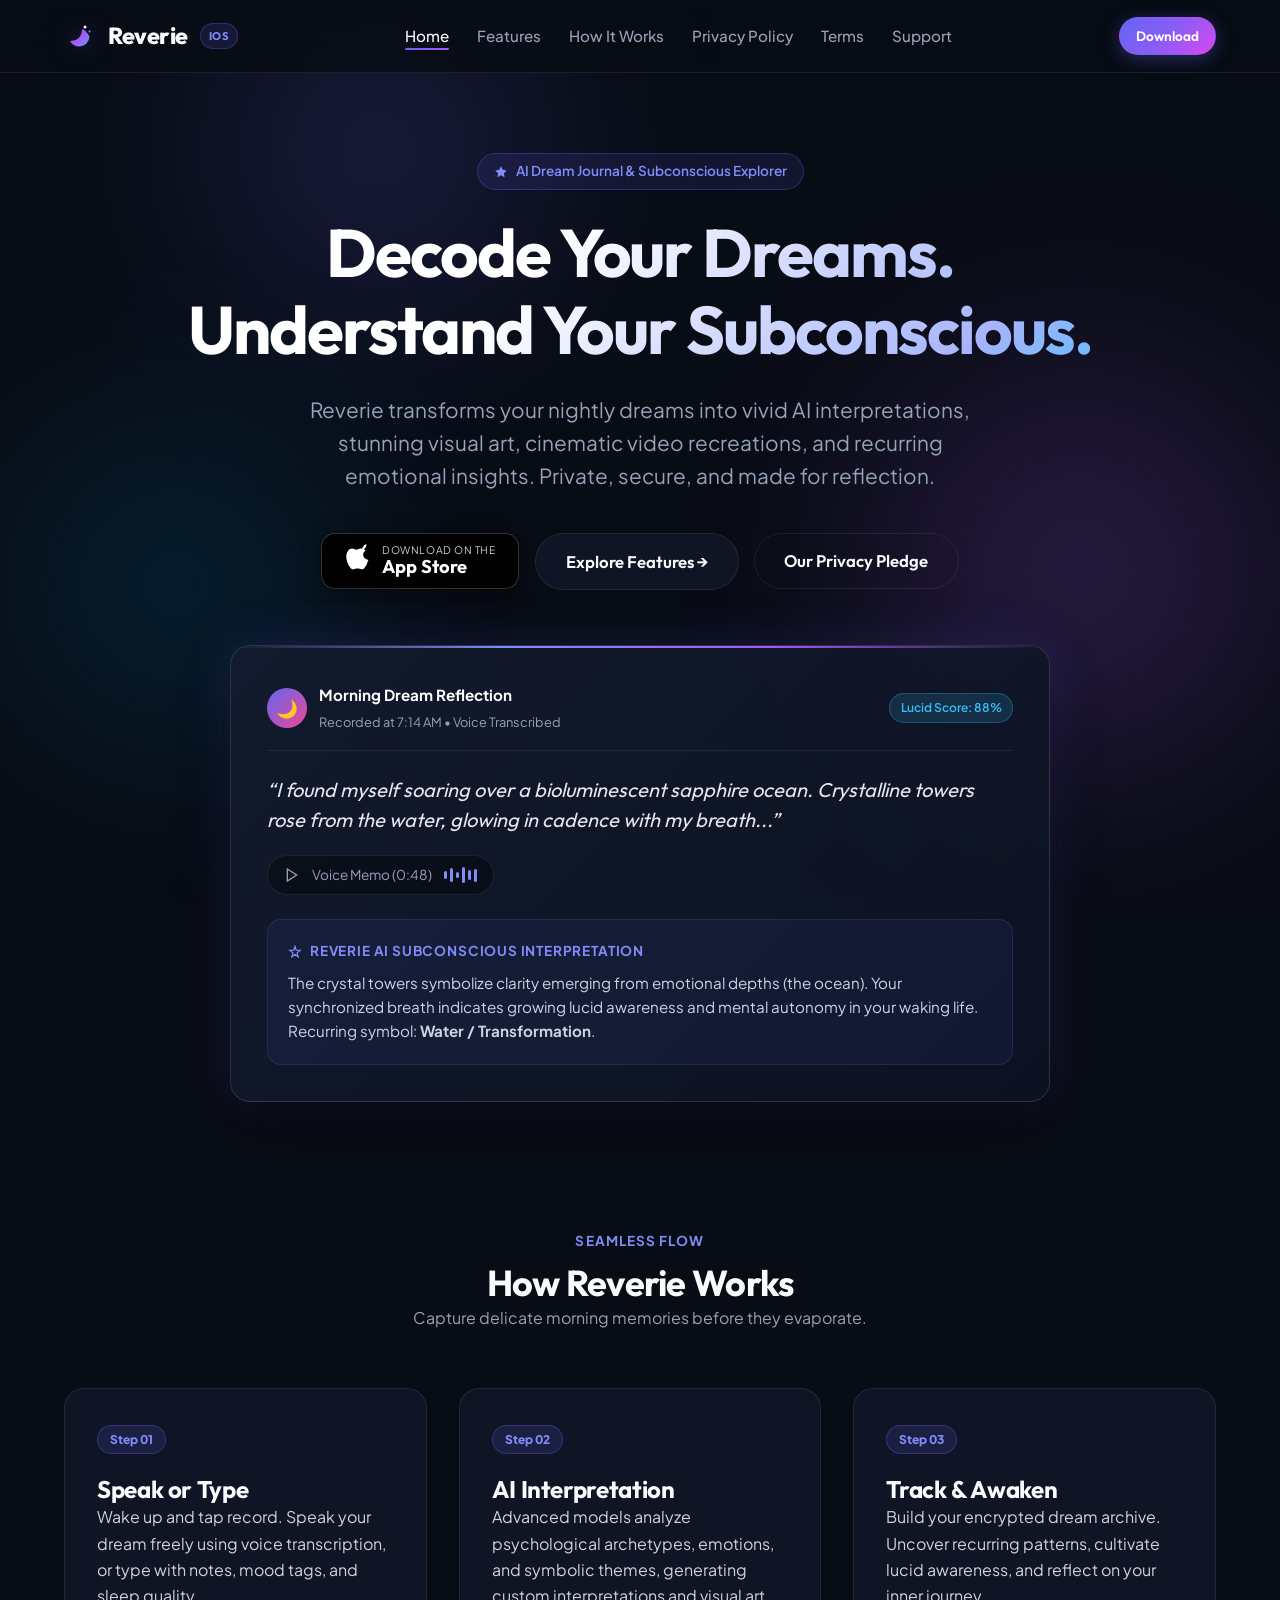
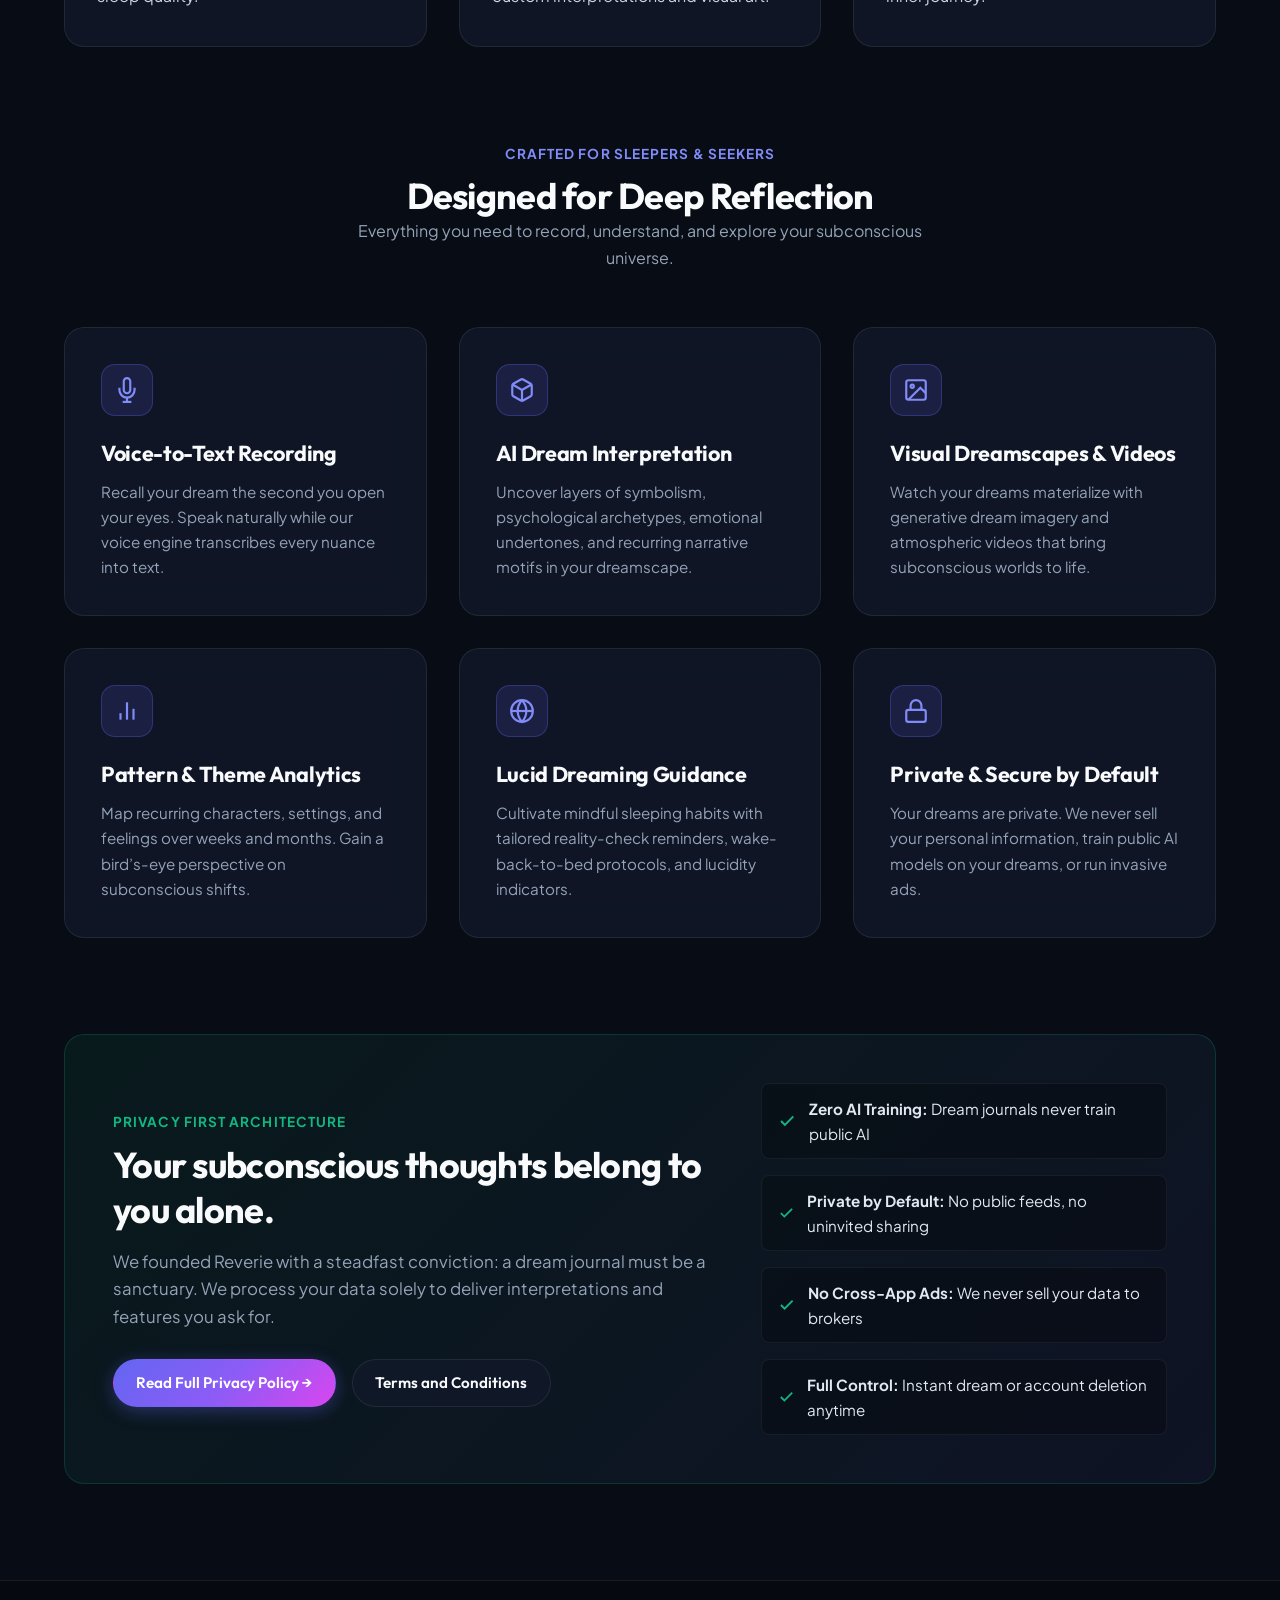
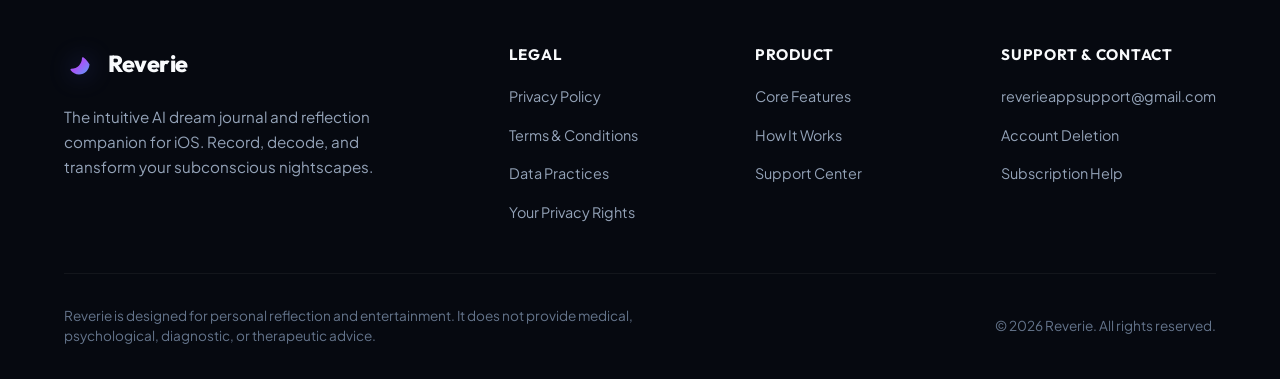
<file: index.html>
<!DOCTYPE html>
<html lang="en">
<head>
  <meta charset="UTF-8">
  <meta name="viewport" content="width=device-width, initial-scale=1.0">
  <title>Reverie — AI Dream Journal &amp; Subconscious Insights for iOS</title>
  <meta name="description" content="Capture, transcribe, and decode your dreams with Reverie. Powered by next-gen AI interpretations, visual dreamscapes, pattern tracking, and lucid dreaming tools.">
  <link rel="preconnect" href="https://fonts.googleapis.com">
  <link rel="preconnect" href="https://fonts.gstatic.com" crossorigin>
  <link href="https://fonts.googleapis.com/css2?family=Outfit:wght@400;500;600;700;800&family=Plus+Jakarta+Sans:wght@400;500;600;700&display=swap" rel="stylesheet">
  <link rel="stylesheet" href="./assets/css/style.css">
  <link rel="icon" href="data:image/svg+xml,<svg xmlns=%22http://www.w3.org/2000/svg%22 viewBox=%220 0 100 100%22><text y=%22.9em%22 font-size=%2290%22>🌙</text></svg>">
  <style>
    /* Homepage Specific Styles */
    .hero-section {
      padding: 5rem 0 4rem;
      text-align: center;
      position: relative;
    }
    .hero-badge {
      display: inline-flex;
      align-items: center;
      gap: 0.5rem;
      background: rgba(99, 102, 241, 0.12);
      border: 1px solid rgba(99, 102, 241, 0.3);
      color: var(--primary-light);
      padding: 0.4rem 1rem;
      border-radius: var(--radius-full);
      font-size: 0.85rem;
      font-weight: 600;
      margin-bottom: 1.5rem;
      backdrop-filter: blur(10px);
    }
    .hero-title {
      font-size: clamp(2.5rem, 5.5vw, 4.2rem);
      letter-spacing: -0.03em;
      line-height: 1.15;
      margin-bottom: 1.5rem;
      background: linear-gradient(135deg, #ffffff 40%, #a5b4fc 80%, #38bdf8 100%);
      -webkit-background-clip: text;
      -webkit-text-fill-color: transparent;
    }
    .hero-desc {
      font-size: clamp(1.05rem, 2vw, 1.3rem);
      color: var(--text-muted);
      max-width: 680px;
      margin: 0 auto 2.5rem;
      line-height: 1.6;
    }
    .hero-cta-group {
      display: flex;
      align-items: center;
      justify-content: center;
      gap: 1rem;
      flex-wrap: wrap;
      margin-bottom: 3.5rem;
    }
    .app-store-badge {
      display: inline-flex;
      align-items: center;
      gap: 0.75rem;
      background: #000000;
      color: #ffffff;
      padding: 0.65rem 1.4rem;
      border-radius: var(--radius-md);
      border: 1px solid rgba(255, 255, 255, 0.2);
      text-decoration: none;
      transition: all var(--transition-fast);
      box-shadow: 0 4px 20px rgba(0, 0, 0, 0.5);
    }
    .app-store-badge:hover {
      border-color: rgba(255, 255, 255, 0.5);
      transform: translateY(-2px);
      box-shadow: 0 6px 24px rgba(99, 102, 241, 0.4);
      color: #ffffff;
    }
    .badge-icon svg {
      width: 26px;
      height: 26px;
      fill: #ffffff;
    }
    .badge-text {
      display: flex;
      flex-direction: column;
      text-align: left;
      line-height: 1.15;
    }
    .badge-sub {
      font-size: 0.65rem;
      text-transform: uppercase;
      letter-spacing: 0.05em;
      opacity: 0.8;
    }
    .badge-main {
      font-family: var(--font-heading);
      font-size: 1.15rem;
      font-weight: 700;
    }

    /* Dynamic Mockup Card */
    .mockup-container {
      max-width: 820px;
      margin: 0 auto;
      perspective: 1000px;
    }
    .mockup-card {
      background: linear-gradient(135deg, rgba(20, 28, 48, 0.85) 0%, rgba(13, 19, 34, 0.95) 100%);
      border: 1px solid rgba(255, 255, 255, 0.12);
      border-radius: var(--radius-lg);
      padding: 2.25rem;
      box-shadow: 0 25px 60px -15px rgba(0, 0, 0, 0.7), 0 0 50px rgba(99, 102, 241, 0.2);
      text-align: left;
      position: relative;
      overflow: hidden;
    }
    .mockup-card::before {
      content: '';
      position: absolute;
      top: 0;
      left: 0;
      right: 0;
      height: 2px;
      background: linear-gradient(90deg, transparent, #818cf8, #a855f7, transparent);
    }
    .mockup-header {
      display: flex;
      align-items: center;
      justify-content: space-between;
      margin-bottom: 1.5rem;
      padding-bottom: 1rem;
      border-bottom: 1px solid rgba(255, 255, 255, 0.07);
    }
    .mockup-user-info {
      display: flex;
      align-items: center;
      gap: 0.75rem;
    }
    .mockup-avatar {
      width: 40px;
      height: 40px;
      border-radius: 50%;
      background: linear-gradient(135deg, #6366f1, #ec4899);
      display: flex;
      align-items: center;
      justify-content: center;
      font-size: 1.1rem;
    }
    .mockup-tag {
      font-size: 0.75rem;
      background: rgba(56, 189, 248, 0.15);
      color: var(--accent-cyan);
      padding: 0.25rem 0.65rem;
      border-radius: var(--radius-full);
      border: 1px solid rgba(56, 189, 248, 0.3);
      font-weight: 600;
    }
    .mockup-dream-quote {
      font-family: var(--font-heading);
      font-size: 1.25rem;
      font-style: italic;
      color: #e2e8f0;
      margin-bottom: 1.25rem;
      line-height: 1.5;
    }
    .mockup-audio-pill {
      display: inline-flex;
      align-items: center;
      gap: 0.75rem;
      background: rgba(0, 0, 0, 0.35);
      border: 1px solid rgba(255, 255, 255, 0.08);
      padding: 0.5rem 1rem;
      border-radius: var(--radius-full);
      margin-bottom: 1.5rem;
      font-size: 0.85rem;
      color: var(--text-muted);
    }
    .waveform-bars {
      display: flex;
      align-items: center;
      gap: 3px;
      height: 16px;
    }
    .bar {
      width: 3px;
      background: var(--primary-light);
      border-radius: 2px;
      animation: pulseWave 1.4s ease-in-out infinite alternate;
    }
    .bar:nth-child(1) { height: 8px; animation-delay: 0.1s; }
    .bar:nth-child(2) { height: 14px; animation-delay: 0.3s; }
    .bar:nth-child(3) { height: 6px; animation-delay: 0.2s; }
    .bar:nth-child(4) { height: 16px; animation-delay: 0.4s; }
    .bar:nth-child(5) { height: 10px; animation-delay: 0.15s; }
    .bar:nth-child(6) { height: 13px; animation-delay: 0.25s; }

    @keyframes pulseWave {
      0% { transform: scaleY(0.5); opacity: 0.6; }
      100% { transform: scaleY(1.2); opacity: 1; }
    }

    .mockup-ai-box {
      background: rgba(99, 102, 241, 0.08);
      border: 1px solid rgba(99, 102, 241, 0.2);
      border-radius: var(--radius-md);
      padding: 1.25rem;
    }
    .mockup-ai-title {
      font-size: 0.85rem;
      text-transform: uppercase;
      letter-spacing: 0.06em;
      color: var(--primary-light);
      font-weight: 700;
      margin-bottom: 0.5rem;
      display: flex;
      align-items: center;
      gap: 0.5rem;
    }
    .mockup-ai-text {
      font-size: 0.95rem;
      color: var(--text-secondary);
      line-height: 1.6;
      margin: 0;
    }

    /* Features Grid */
    .section-title-wrap {
      text-align: center;
      margin-bottom: 3.5rem;
    }
    .section-eyebrow {
      font-size: 0.85rem;
      text-transform: uppercase;
      letter-spacing: 0.08em;
      color: var(--primary-light);
      font-weight: 700;
      margin-bottom: 0.5rem;
    }
    .features-grid {
      display: grid;
      grid-template-columns: repeat(auto-fit, minmax(320px, 1fr));
      gap: 2rem;
      margin-bottom: 6rem;
    }
    .feature-card {
      background: var(--surface-glass);
      backdrop-filter: blur(20px);
      -webkit-backdrop-filter: blur(20px);
      border: 1px solid var(--surface-glass-border);
      border-radius: var(--radius-lg);
      padding: 2.25rem;
      transition: all var(--transition-smooth);
      position: relative;
    }
    .feature-card:hover {
      border-color: rgba(99, 102, 241, 0.35);
      transform: translateY(-4px);
      box-shadow: 0 15px 35px rgba(0, 0, 0, 0.4), 0 0 30px rgba(99, 102, 241, 0.15);
    }
    .feature-icon-wrap {
      width: 52px;
      height: 52px;
      border-radius: var(--radius-md);
      display: flex;
      align-items: center;
      justify-content: center;
      margin-bottom: 1.5rem;
      background: rgba(99, 102, 241, 0.15);
      border: 1px solid rgba(99, 102, 241, 0.3);
      color: var(--primary-light);
    }
    .feature-card h3 {
      font-size: 1.35rem;
      margin-bottom: 0.75rem;
    }
    .feature-card p {
      color: var(--text-muted);
      font-size: 0.95rem;
      line-height: 1.65;
    }

    /* Privacy Banner Highlight */
    .privacy-highlight-section {
      background: linear-gradient(135deg, rgba(16, 185, 129, 0.08) 0%, rgba(99, 102, 241, 0.08) 100%);
      border: 1px solid rgba(16, 185, 129, 0.2);
      border-radius: var(--radius-lg);
      padding: 3rem;
      margin-bottom: 6rem;
      display: grid;
      grid-template-columns: 1.5fr 1fr;
      gap: 2.5rem;
      align-items: center;
    }
    .privacy-badges-grid {
      display: flex;
      flex-direction: column;
      gap: 1rem;
    }
    .privacy-badge-item {
      display: flex;
      align-items: center;
      gap: 0.75rem;
      font-size: 0.95rem;
      color: #e2e8f0;
      background: rgba(0, 0, 0, 0.25);
      padding: 0.75rem 1rem;
      border-radius: var(--radius-sm);
      border: 1px solid rgba(255, 255, 255, 0.06);
    }

    /* How It Works Steps */
    .steps-grid {
      display: grid;
      grid-template-columns: repeat(3, 1fr);
      gap: 2rem;
      margin-bottom: 6rem;
    }
    .step-card {
      background: var(--surface-glass);
      border: 1px solid var(--surface-glass-border);
      border-radius: var(--radius-lg);
      padding: 2.25rem 2rem;
      position: relative;
    }
    .step-pill {
      font-size: 0.75rem;
      font-weight: 800;
      color: var(--primary-light);
      background: rgba(99, 102, 241, 0.15);
      border: 1px solid rgba(99, 102, 241, 0.3);
      padding: 0.25rem 0.75rem;
      border-radius: var(--radius-full);
      display: inline-block;
      margin-bottom: 1.25rem;
    }

    @media (max-width: 900px) {
      .privacy-highlight-section {
        grid-template-columns: 1fr;
      }
      .steps-grid {
        grid-template-columns: 1fr;
      }
    }
  </style>
</head>
<body>

  <!-- Ambient Glow Effects -->
  <div class="bg-ambient" aria-hidden="true">
    <div class="ambient-orb orb-1"></div>
    <div class="ambient-orb orb-2"></div>
    <div class="ambient-orb orb-3"></div>
  </div>

  <!-- Header -->
  <header class="site-header" id="top">
    <div class="container">
      <nav class="nav-wrapper" aria-label="Main Navigation">
        <a href="./" class="brand-logo" id="logoLink">
          <svg viewBox="0 0 32 32" fill="none" xmlns="http://www.w3.org/2000/svg">
            <defs>
              <linearGradient id="logoGrad" x1="2" y1="2" x2="30" y2="30" gradientUnits="userSpaceOnUse">
                <stop stop-color="#818cf8"/>
                <stop offset="0.5" stop-color="#a855f7"/>
                <stop offset="1" stop-color="#38bdf8"/>
              </linearGradient>
            </defs>
            <path d="M25.5 16C25.5 21.799 20.799 26.5 15 26.5C11.59 26.5 8.57 24.87 6.68 22.33C6.18 21.67 6.64 20.73 7.46 20.73C13.26 20.73 17.96 16.03 17.96 10.23C17.96 9.41 18.9 8.95 19.56 9.45C23.13 12.11 25.5 16.32 25.5 16Z" fill="url(#logoGrad)"/>
            <circle cx="21" cy="7" r="1.5" fill="#f8fafc"/>
            <circle cx="25.5" cy="11.5" r="1" fill="#38bdf8"/>
          </svg>
          <span>Reverie</span>
          <span class="brand-badge">iOS</span>
        </a>

        <ul class="nav-links" id="primaryNav">
          <li><a href="./" class="nav-link active" aria-current="page">Home</a></li>
          <li><a href="#features" class="nav-link">Features</a></li>
          <li><a href="#how-it-works" class="nav-link">How It Works</a></li>
          <li><a href="./privacy-policy/" class="nav-link">Privacy Policy</a></li>
          <li><a href="./terms-and-conditions/" class="nav-link">Terms</a></li>
          <li><a href="./support/" class="nav-link">Support</a></li>
        </ul>

        <div class="nav-actions">
          <a href="#download" class="btn btn-sm btn-primary" id="headerCtaBtn">Download</a>
          <button class="mobile-menu-btn" aria-label="Toggle navigation menu" id="mobileMenuToggle">
            <svg width="24" height="24" viewBox="0 0 24 24" fill="none" stroke="currentColor" stroke-width="2">
              <line x1="3" y1="12" x2="21" y2="12"></line>
              <line x1="3" y1="6" x2="21" y2="6"></line>
              <line x1="3" y1="18" x2="21" y2="18"></line>
            </svg>
          </button>
        </div>
      </nav>
    </div>
  </header>

  <!-- Hero Section -->
  <section class="hero-section">
    <div class="container">
      <div class="hero-badge">
        <svg width="14" height="14" viewBox="0 0 24 24" fill="currentColor">
          <path d="M12 2l3.09 6.26L22 9.27l-5 4.87 1.18 6.88L12 17.77l-6.18 3.25L7 14.14 2 9.27l6.91-1.01L12 2z"/>
        </svg>
        AI Dream Journal &amp; Subconscious Explorer
      </div>

      <h1 class="hero-title">Decode Your Dreams.<br>Understand Your Subconscious.</h1>
      
      <p class="hero-desc">
        Reverie transforms your nightly dreams into vivid AI interpretations, stunning visual art, cinematic video recreations, and recurring emotional insights. Private, secure, and made for reflection.
      </p>

      <div class="hero-cta-group" id="download">
        <a href="https://apps.apple.com" target="_blank" rel="noopener noreferrer" class="app-store-badge" id="heroAppStoreBtn">
          <span class="badge-icon">
            <svg viewBox="0 0 170 170">
              <path d="M150.37 130.25c-2.45 5.66-5.35 10.87-8.71 15.66-4.58 6.53-8.33 11.05-11.22 13.56-4.48 4.12-9.28 6.23-14.42 6.35-3.69 0-8.14-1.05-13.32-3.18-5.19-2.12-9.97-3.17-14.34-3.17-4.58 0-9.49 1.05-14.75 3.17-5.26 2.13-9.5 3.24-12.74 3.35-4.35.13-9.16-1.9-14.42-6.08-3.69-3.04-7.66-7.85-11.9-14.42-6-9.15-10.79-19.46-14.34-30.93-3.55-11.47-5.32-22.38-5.32-32.75 0-14.46 3.73-26.68 11.2-36.67 7.46-9.98 16.92-15.08 28.36-15.3 4.8 0 10.15 1.25 16.06 3.75 5.91 2.5 9.77 3.86 11.59 4.09 1.63-.23 5.76-1.65 12.39-4.25 6.63-2.61 12.21-3.72 16.73-3.34 12.4.65 22.42 5.37 30.06 14.16-10.79 6.54-16.08 15.48-15.86 26.83.22 8.93 3.65 16.48 10.3 22.65 6.64 6.17 14.54 9.69 23.7 10.56-2.17 6.54-4.89 13.23-8.14 20.08zM119.22 33.15c0-7.39 2.66-14.14 7.97-20.25 5.31-6.11 11.83-9.87 19.55-11.29.22 1.09.33 2.07.33 2.94 0 7.39-2.77 14.36-8.31 20.91-5.54 6.54-12.06 10.12-19.54 10.73-.22-.98-.33-2.01-.33-3.04z"/>
            </svg>
          </span>
          <span class="badge-text">
            <span class="badge-sub">Download on the</span>
            <span class="badge-main">App Store</span>
          </span>
        </a>
        <a href="#features" class="btn btn-secondary btn-lg" id="exploreFeaturesBtn">Explore Features &rarr;</a>
        <a href="./privacy-policy/" class="btn btn-outline btn-lg" id="viewPrivacyBtn">Our Privacy Pledge</a>
      </div>

      <!-- Dream Showcase Mockup -->
      <div class="mockup-container">
        <div class="mockup-card">
          <div class="mockup-header">
            <div class="mockup-user-info">
              <div class="mockup-avatar">🌙</div>
              <div>
                <strong style="color: #ffffff; display: block; font-size: 0.95rem;">Morning Dream Reflection</strong>
                <span style="font-size: 0.8rem; color: var(--text-muted);">Recorded at 7:14 AM &bull; Voice Transcribed</span>
              </div>
            </div>
            <span class="mockup-tag">Lucid Score: 88%</span>
          </div>

          <div class="mockup-dream-quote">
            “I found myself soaring over a bioluminescent sapphire ocean. Crystalline towers rose from the water, glowing in cadence with my breath...”
          </div>

          <div class="mockup-audio-pill">
            <svg width="16" height="16" viewBox="0 0 24 24" fill="none" stroke="currentColor" stroke-width="2">
              <polygon points="5 3 19 12 5 21 5 3"></polygon>
            </svg>
            <span>Voice Memo (0:48)</span>
            <div class="waveform-bars">
              <div class="bar"></div>
              <div class="bar"></div>
              <div class="bar"></div>
              <div class="bar"></div>
              <div class="bar"></div>
              <div class="bar"></div>
            </div>
          </div>

          <div class="mockup-ai-box">
            <div class="mockup-ai-title">
              <svg width="14" height="14" viewBox="0 0 24 24" fill="none" stroke="currentColor" stroke-width="2">
                <path d="M12 2l2 7h7l-5.5 4.5 2 7L12 16l-5.5 4.5 2-7L3 9h7z"/>
              </svg>
              Reverie AI Subconscious Interpretation
            </div>
            <p class="mockup-ai-text">
              The crystal towers symbolize clarity emerging from emotional depths (the ocean). Your synchronized breath indicates growing lucid awareness and mental autonomy in your waking life. Recurring symbol: <strong>Water / Transformation</strong>.
            </p>
          </div>
        </div>
      </div>
    </div>
  </section>

  <!-- How It Works Section -->
  <section class="container" id="how-it-works" style="padding-top: 4rem;">
    <div class="section-title-wrap">
      <div class="section-eyebrow">Seamless Flow</div>
      <h2>How Reverie Works</h2>
      <p style="color: var(--text-muted); max-width: 580px; margin: 0 auto;">Capture delicate morning memories before they evaporate.</p>
    </div>

    <div class="steps-grid">
      <div class="step-card">
        <span class="step-pill">Step 01</span>
        <h3>Speak or Type</h3>
        <p>Wake up and tap record. Speak your dream freely using voice transcription, or type with notes, mood tags, and sleep quality.</p>
      </div>

      <div class="step-card">
        <span class="step-pill">Step 02</span>
        <h3>AI Interpretation</h3>
        <p>Advanced models analyze psychological archetypes, emotions, and symbolic themes, generating custom interpretations and visual art.</p>
      </div>

      <div class="step-card">
        <span class="step-pill">Step 03</span>
        <h3>Track &amp; Awaken</h3>
        <p>Build your encrypted dream archive. Uncover recurring patterns, cultivate lucid awareness, and reflect on your inner journey.</p>
      </div>
    </div>
  </section>

  <!-- Features Section -->
  <section class="container" id="features">
    <div class="section-title-wrap">
      <div class="section-eyebrow">Crafted for Sleepers &amp; Seekers</div>
      <h2>Designed for Deep Reflection</h2>
      <p style="color: var(--text-muted); max-width: 600px; margin: 0 auto;">Everything you need to record, understand, and explore your subconscious universe.</p>
    </div>

    <div class="features-grid">
      <!-- Feature 1 -->
      <div class="feature-card">
        <div class="feature-icon-wrap">
          <svg width="26" height="26" viewBox="0 0 24 24" fill="none" stroke="currentColor" stroke-width="2">
            <path d="M12 1a3 3 0 0 0-3 3v8a3 3 0 0 0 6 0V4a3 3 0 0 0-3-3z"></path>
            <path d="M19 10v2a7 7 0 0 1-14 0v-2"></path>
            <line x1="12" y1="19" x2="12" y2="23"></line>
            <line x1="8" y1="23" x2="16" y2="23"></line>
          </svg>
        </div>
        <h3>Voice-to-Text Recording</h3>
        <p>Recall your dream the second you open your eyes. Speak naturally while our voice engine transcribes every nuance into text.</p>
      </div>

      <!-- Feature 2 -->
      <div class="feature-card">
        <div class="feature-icon-wrap">
          <svg width="26" height="26" viewBox="0 0 24 24" fill="none" stroke="currentColor" stroke-width="2">
            <path d="M21 16V8a2 2 0 0 0-1-1.73l-7-4a2 2 0 0 0-2 0l-7 4A2 2 0 0 0 3 8v8a2 2 0 0 0 1 1.73l7 4a2 2 0 0 0 2 0l7-4A2 2 0 0 0 21 16z"></path>
            <polyline points="3.27 6.96 12 12.01 20.73 6.96"></polyline>
            <line x1="12" y1="22.08" x2="12" y2="12"></line>
          </svg>
        </div>
        <h3>AI Dream Interpretation</h3>
        <p>Uncover layers of symbolism, psychological archetypes, emotional undertones, and recurring narrative motifs in your dreamscape.</p>
      </div>

      <!-- Feature 3 -->
      <div class="feature-card">
        <div class="feature-icon-wrap">
          <svg width="26" height="26" viewBox="0 0 24 24" fill="none" stroke="currentColor" stroke-width="2">
            <rect x="3" y="3" width="18" height="18" rx="2" ry="2"></rect>
            <circle cx="8.5" cy="8.5" r="1.5"></circle>
            <polyline points="21 15 16 10 5 21"></polyline>
          </svg>
        </div>
        <h3>Visual Dreamscapes &amp; Videos</h3>
        <p>Watch your dreams materialize with generative dream imagery and atmospheric videos that bring subconscious worlds to life.</p>
      </div>

      <!-- Feature 4 -->
      <div class="feature-card">
        <div class="feature-icon-wrap">
          <svg width="26" height="26" viewBox="0 0 24 24" fill="none" stroke="currentColor" stroke-width="2">
            <line x1="18" y1="20" x2="18" y2="10"></line>
            <line x1="12" y1="20" x2="12" y2="4"></line>
            <line x1="6" y1="20" x2="6" y2="14"></line>
          </svg>
        </div>
        <h3>Pattern &amp; Theme Analytics</h3>
        <p>Map recurring characters, settings, and feelings over weeks and months. Gain a bird’s-eye perspective on subconscious shifts.</p>
      </div>

      <!-- Feature 5 -->
      <div class="feature-card">
        <div class="feature-icon-wrap">
          <svg width="26" height="26" viewBox="0 0 24 24" fill="none" stroke="currentColor" stroke-width="2">
            <circle cx="12" cy="12" r="10"></circle>
            <path d="M12 2a14.5 14.5 0 0 0 0 20 14.5 14.5 0 0 0 0-20"></path>
            <path d="M2 12h20"></path>
          </svg>
        </div>
        <h3>Lucid Dreaming Guidance</h3>
        <p>Cultivate mindful sleeping habits with tailored reality-check reminders, wake-back-to-bed protocols, and lucidity indicators.</p>
      </div>

      <!-- Feature 6 -->
      <div class="feature-card">
        <div class="feature-icon-wrap">
          <svg width="26" height="26" viewBox="0 0 24 24" fill="none" stroke="currentColor" stroke-width="2">
            <rect x="3" y="11" width="18" height="11" rx="2" ry="2"></rect>
            <path d="M7 11V7a5 5 0 0 1 10 0v4"></path>
          </svg>
        </div>
        <h3>Private &amp; Secure by Default</h3>
        <p>Your dreams are private. We never sell your personal information, train public AI models on your dreams, or run invasive ads.</p>
      </div>
    </div>
  </section>

  <!-- Privacy & Trust Highlight Section -->
  <section class="container">
    <div class="privacy-highlight-section">
      <div>
        <div class="section-eyebrow" style="color: var(--accent-emerald);">Privacy First Architecture</div>
        <h2 style="margin-bottom: 1rem;">Your subconscious thoughts belong to you alone.</h2>
        <p style="color: var(--text-muted); font-size: 1.05rem; margin-bottom: 1.75rem;">
          We founded Reverie with a steadfast conviction: a dream journal must be a sanctuary. We process your data solely to deliver interpretations and features you ask for.
        </p>
        <div style="display: flex; gap: 1rem; flex-wrap: wrap;">
          <a href="./privacy-policy/" class="btn btn-primary" id="readPrivacyPolicyBtn">Read Full Privacy Policy &rarr;</a>
          <a href="./terms-and-conditions/" class="btn btn-secondary" id="readTermsBtn">Terms and Conditions</a>
        </div>
      </div>

      <div class="privacy-badges-grid">
        <div class="privacy-badge-item">
          <svg width="20" height="20" viewBox="0 0 24 24" fill="none" stroke="#10b981" stroke-width="2.5">
            <polyline points="20 6 9 17 4 12"></polyline>
          </svg>
          <span><strong>Zero AI Training:</strong> Dream journals never train public AI</span>
        </div>
        <div class="privacy-badge-item">
          <svg width="20" height="20" viewBox="0 0 24 24" fill="none" stroke="#10b981" stroke-width="2.5">
            <polyline points="20 6 9 17 4 12"></polyline>
          </svg>
          <span><strong>Private by Default:</strong> No public feeds, no uninvited sharing</span>
        </div>
        <div class="privacy-badge-item">
          <svg width="20" height="20" viewBox="0 0 24 24" fill="none" stroke="#10b981" stroke-width="2.5">
            <polyline points="20 6 9 17 4 12"></polyline>
          </svg>
          <span><strong>No Cross-App Ads:</strong> We never sell your data to brokers</span>
        </div>
        <div class="privacy-badge-item">
          <svg width="20" height="20" viewBox="0 0 24 24" fill="none" stroke="#10b981" stroke-width="2.5">
            <polyline points="20 6 9 17 4 12"></polyline>
          </svg>
          <span><strong>Full Control:</strong> Instant dream or account deletion anytime</span>
        </div>
      </div>
    </div>
  </section>

  <!-- Footer -->
  <footer class="site-footer">
    <div class="container">
      <div class="footer-top">
        <div class="footer-brand">
          <a href="./" class="brand-logo">
            <svg width="28" height="28" viewBox="0 0 32 32" fill="none">
              <path d="M25.5 16C25.5 21.799 20.799 26.5 15 26.5C11.59 26.5 8.57 24.87 6.68 22.33C6.18 21.67 6.64 20.73 7.46 20.73C13.26 20.73 17.96 16.03 17.96 10.23C17.96 9.41 18.9 8.95 19.56 9.45C23.13 12.11 25.5 16.32 25.5 16Z" fill="url(#logoGrad)"/>
            </svg>
            <span>Reverie</span>
          </a>
          <p>The intuitive AI dream journal and reflection companion for iOS. Record, decode, and transform your subconscious nightscapes.</p>
        </div>

        <div>
          <h4 class="footer-heading">Legal</h4>
          <ul class="footer-links">
            <li><a href="./privacy-policy/">Privacy Policy</a></li>
            <li><a href="./terms-and-conditions/">Terms &amp; Conditions</a></li>
            <li><a href="./privacy-policy/#section-4">Data Practices</a></li>
            <li><a href="./privacy-policy/#section-8">Your Privacy Rights</a></li>
          </ul>
        </div>

        <div>
          <h4 class="footer-heading">Product</h4>
          <ul class="footer-links">
            <li><a href="#features">Core Features</a></li>
            <li><a href="#how-it-works">How It Works</a></li>
            <li><a href="./support/">Support Center</a></li>
          </ul>
        </div>

        <div>
          <h4 class="footer-heading">Support &amp; Contact</h4>
          <ul class="footer-links">
            <li><a href="mailto:reverieappsupport@gmail.com">reverieappsupport@gmail.com</a></li>
            <li><a href="./support/#account-deletion">Account Deletion</a></li>
            <li><a href="./support/#subscriptions">Subscription Help</a></li>
          </ul>
        </div>
      </div>

      <div class="footer-bottom">
        <div class="footer-disclaimer">
          Reverie is designed for personal reflection and entertainment. It does not provide medical, psychological, diagnostic, or therapeutic advice.
        </div>
        <div>
          &copy; 2026 Reverie. All rights reserved.
        </div>
      </div>
    </div>
  </footer>

  <!-- Back to Top Button -->
  <button class="back-to-top" aria-label="Back to top" id="backToTopBtn">
    <svg width="20" height="20" viewBox="0 0 24 24" fill="none" stroke="currentColor" stroke-width="2.5">
      <path d="M18 15l-6-6-6 6"/>
    </svg>
  </button>

  <script src="./assets/js/main.js"></script>
</body>
</html>
</file>
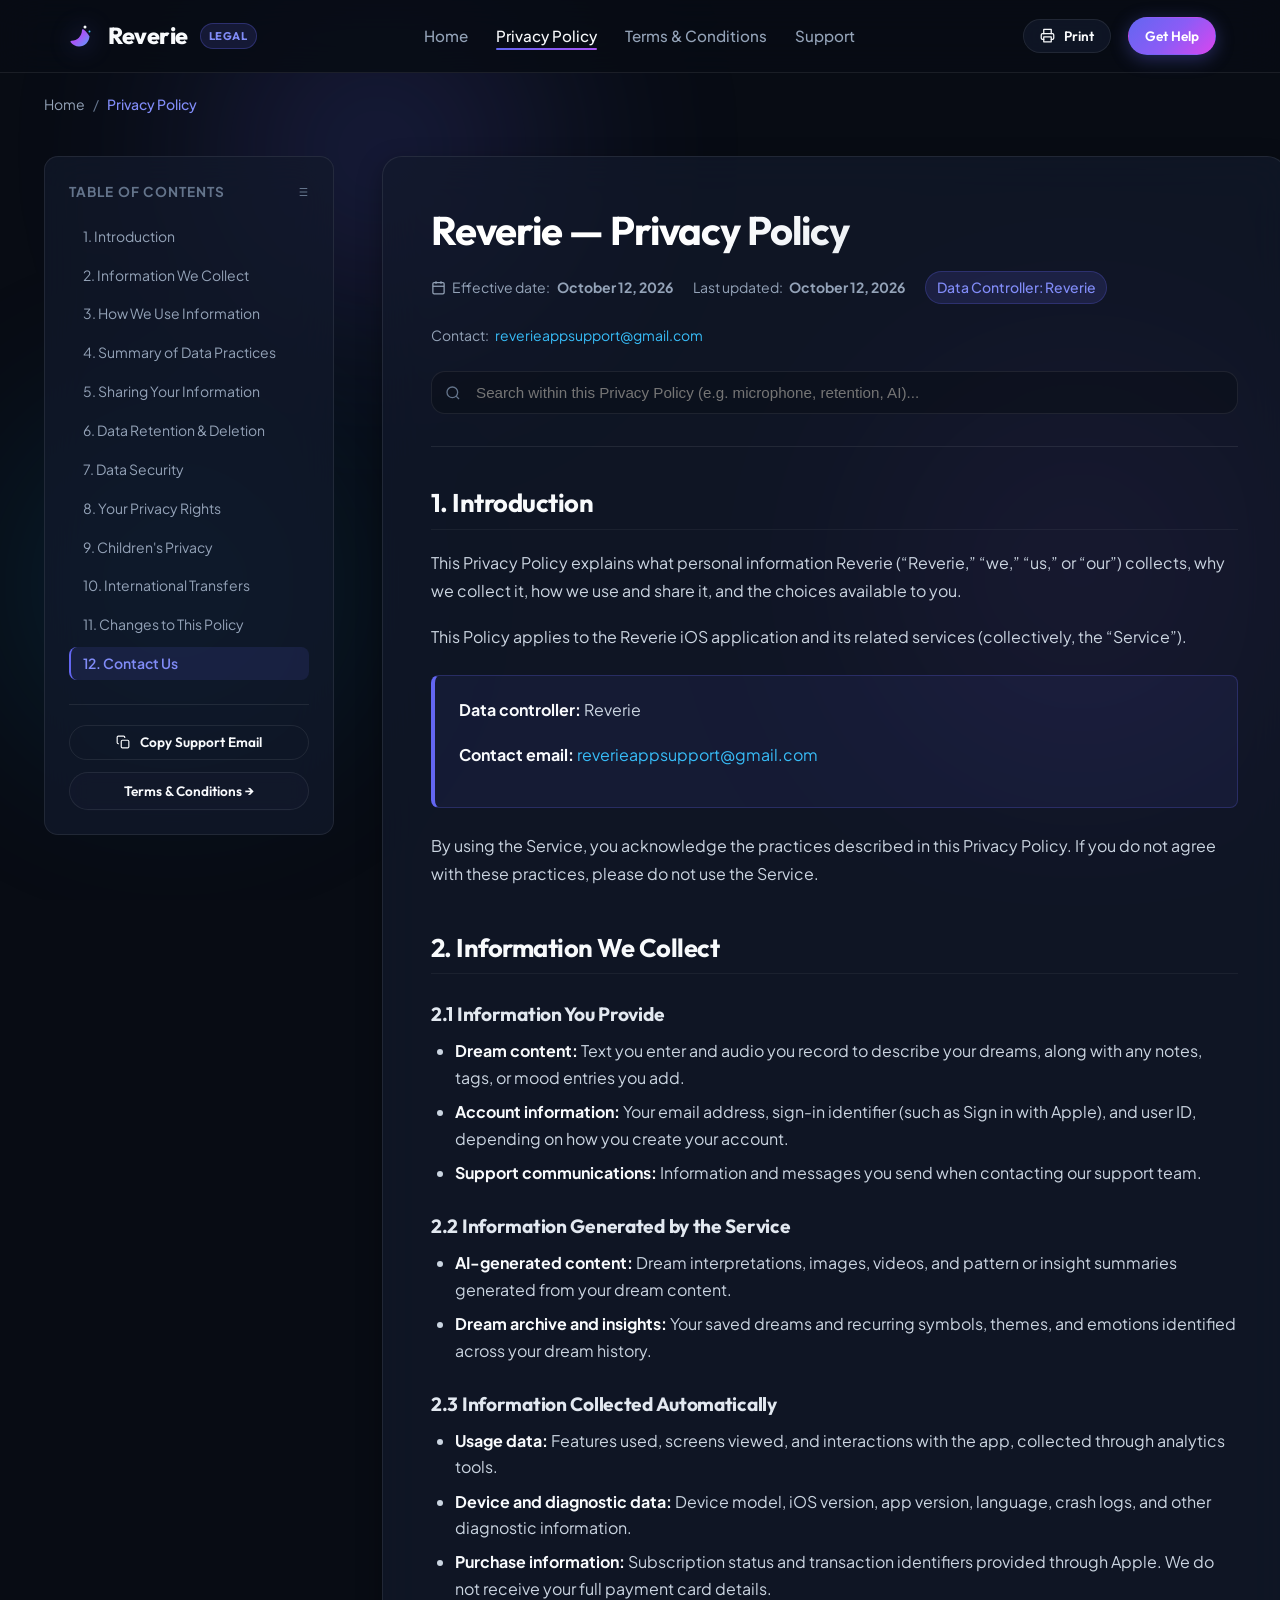
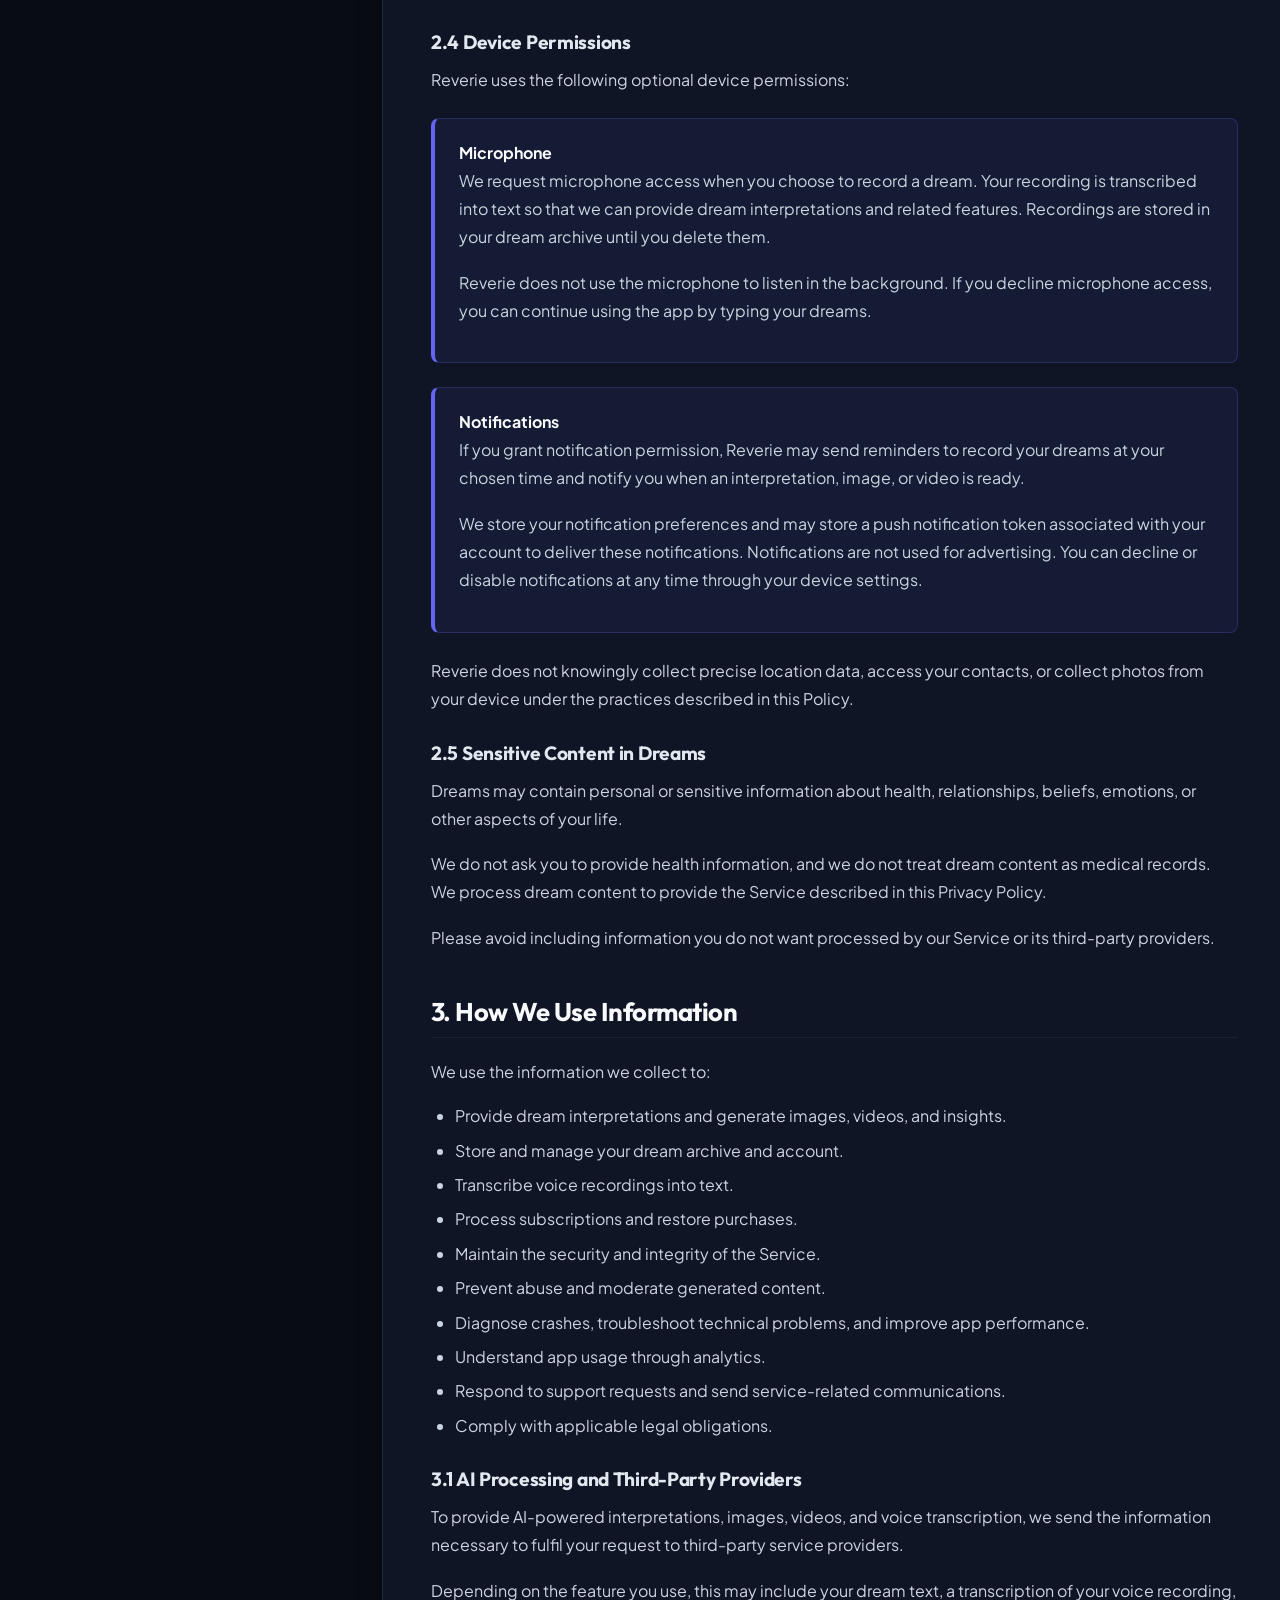
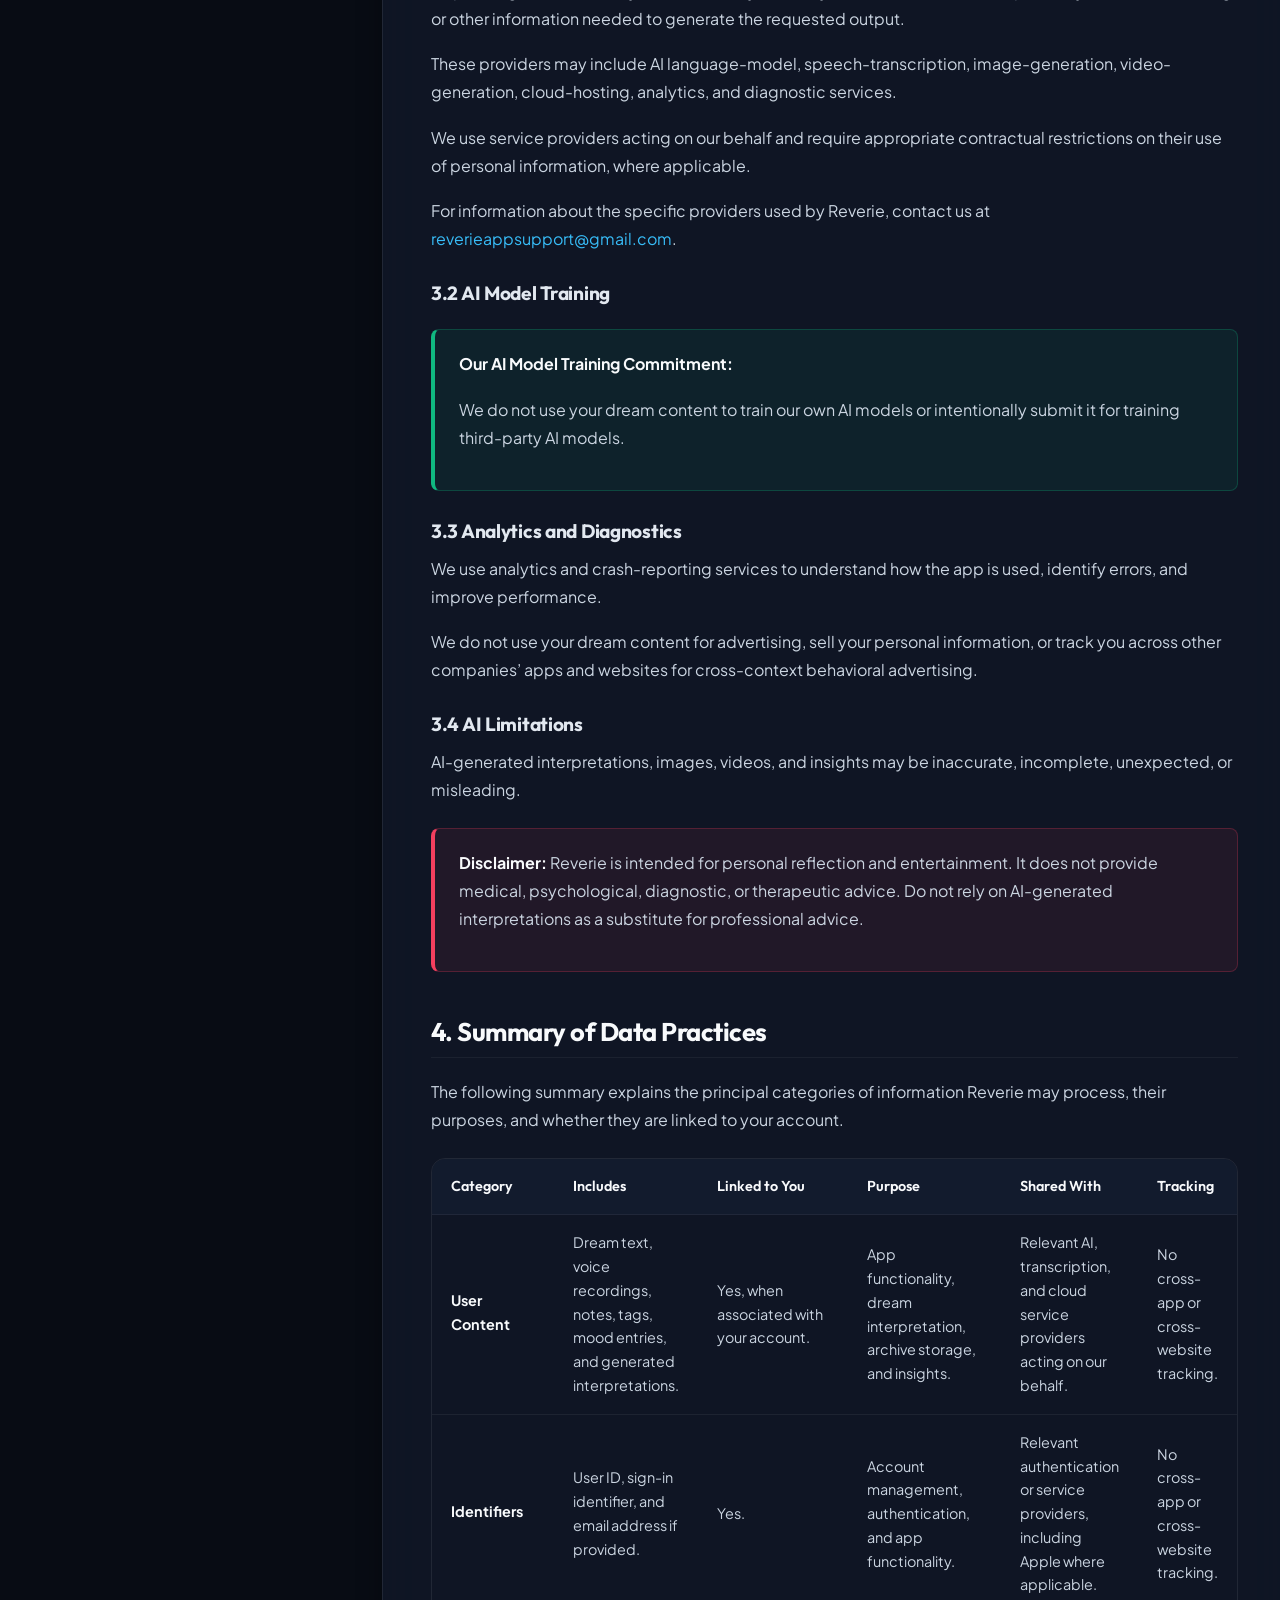
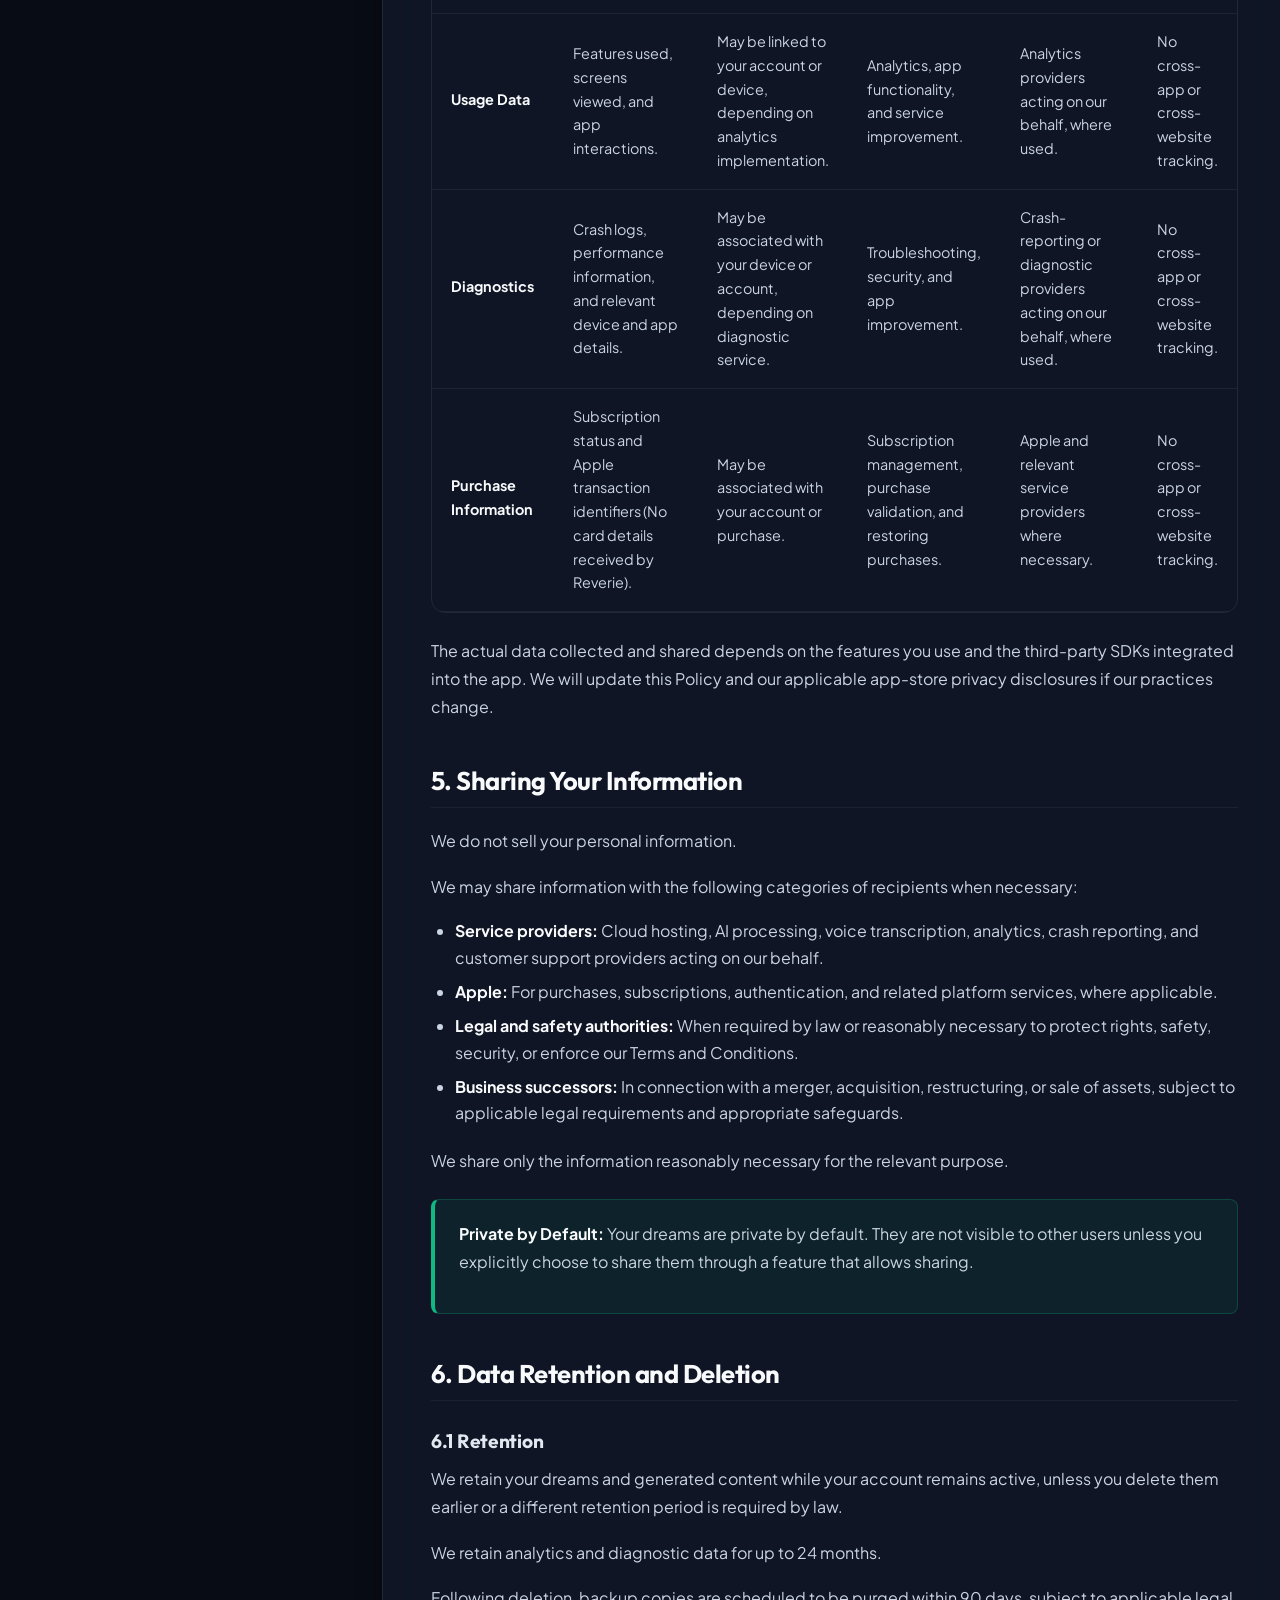
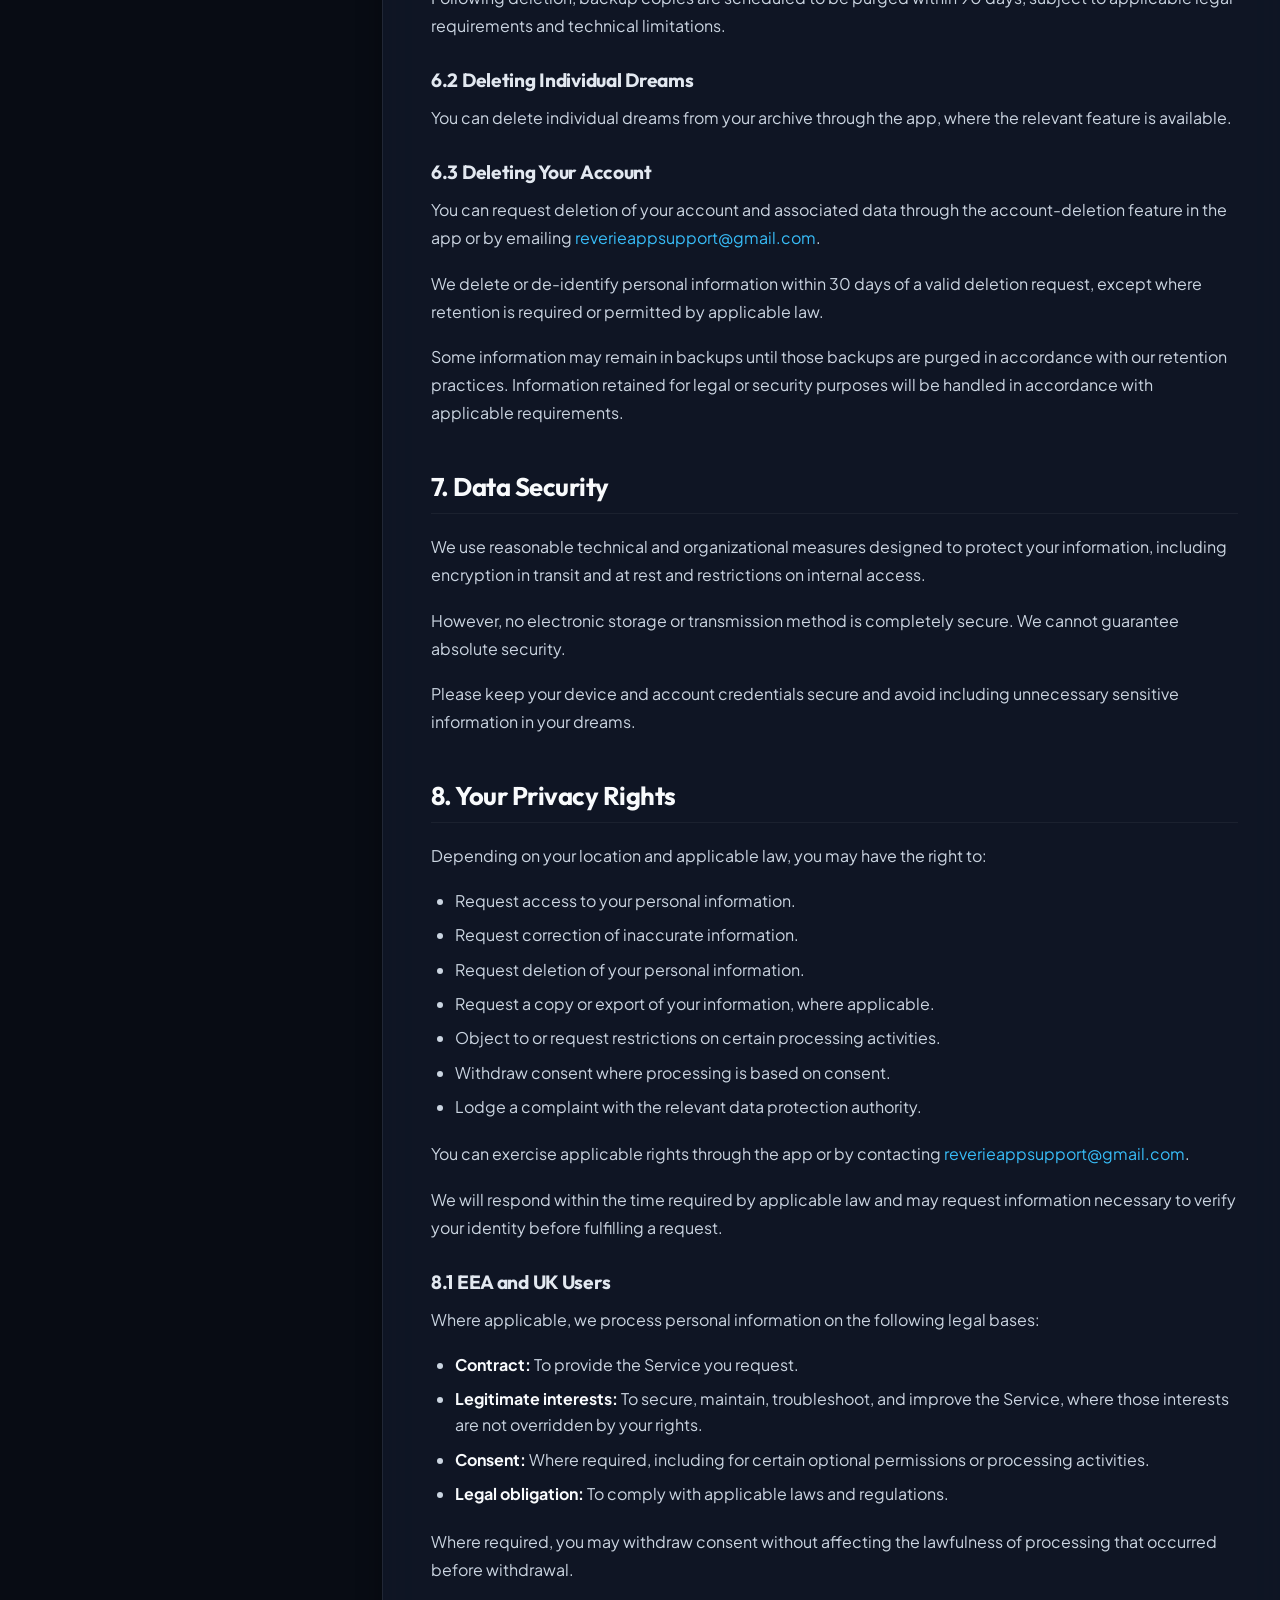
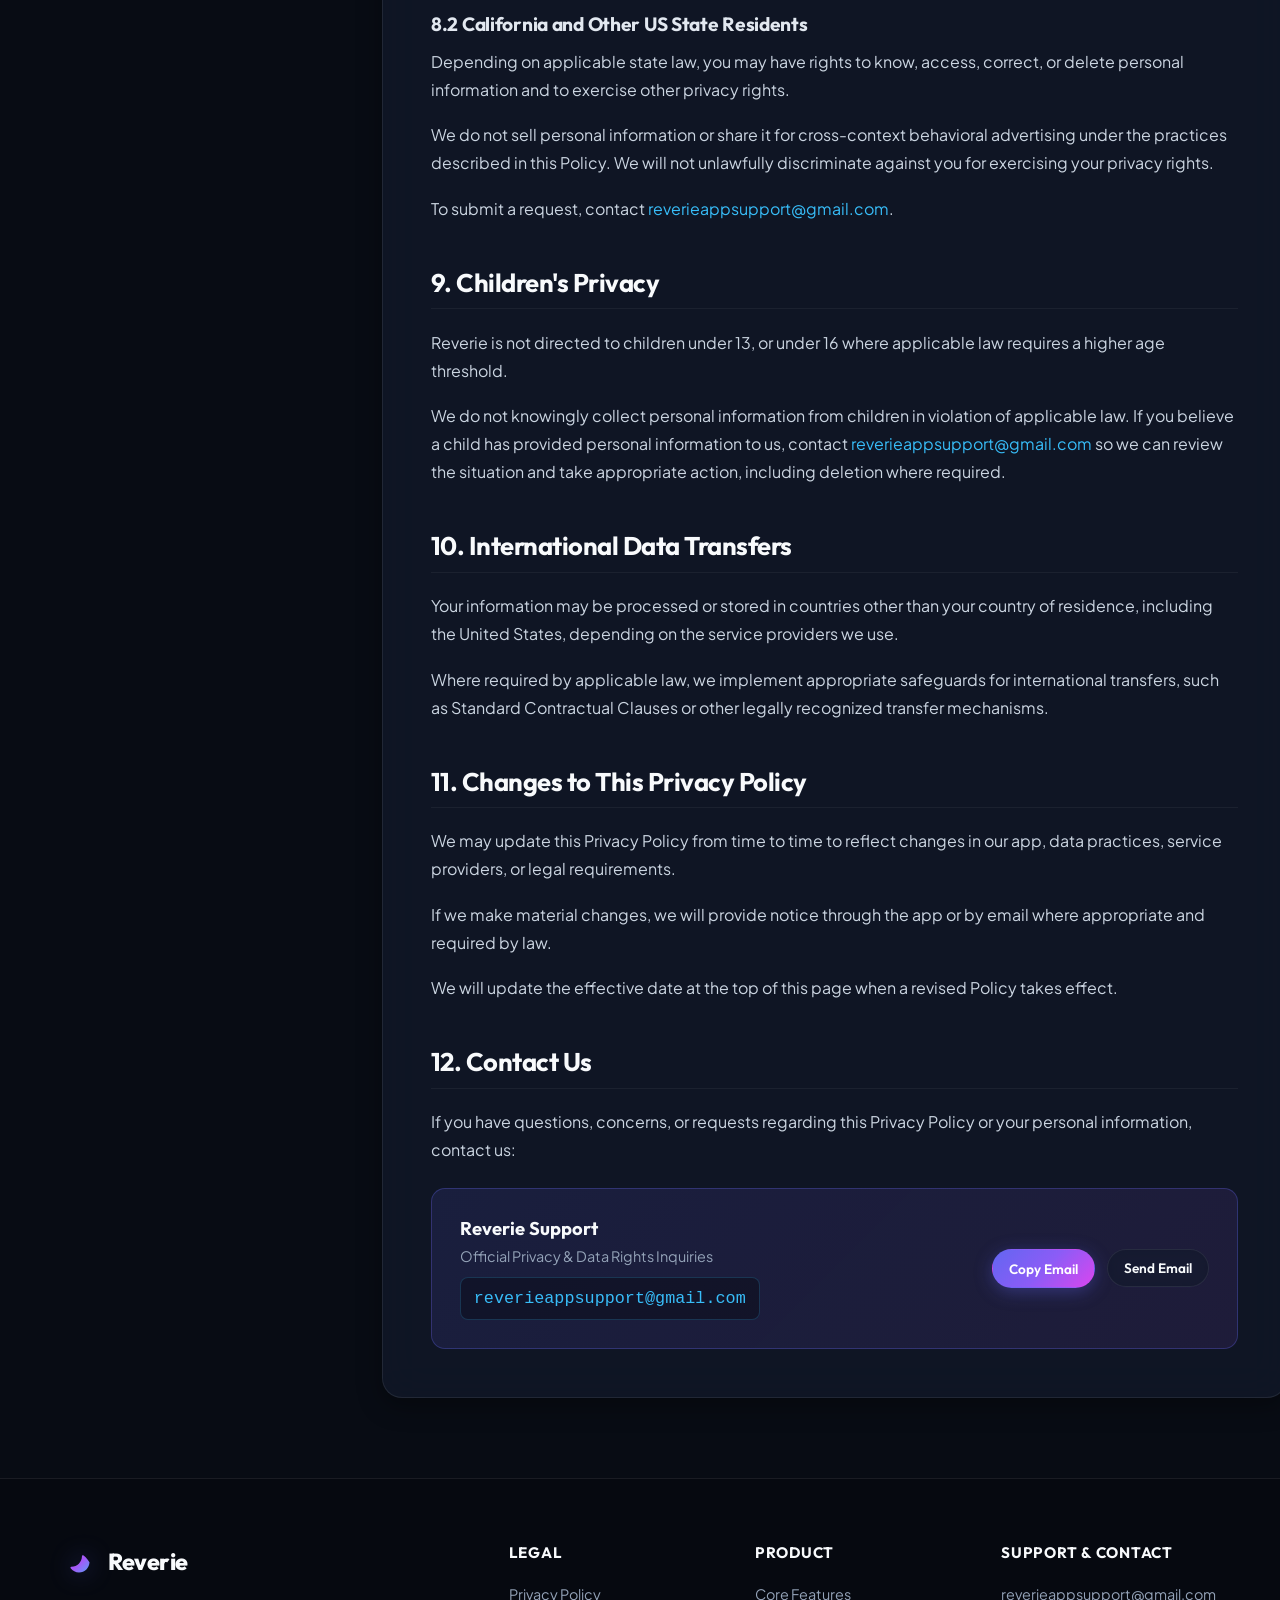
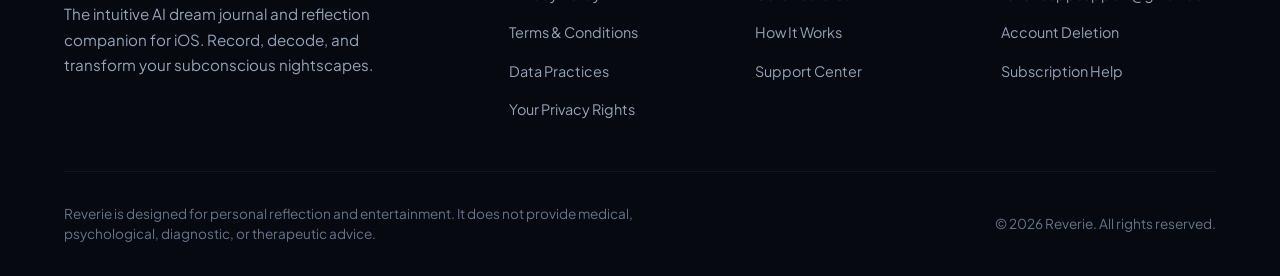
<file: privacy-policy/index.html>
<!DOCTYPE html>
<html lang="en">
<head>
  <meta charset="UTF-8">
  <meta name="viewport" content="width=device-width, initial-scale=1.0">
  <title>Privacy Policy — Reverie: AI Dream Journal</title>
  <meta name="description" content="Official Privacy Policy for Reverie iOS application. Learn how we collect, use, and protect your dream journal and personal information.">
  <link rel="preconnect" href="https://fonts.googleapis.com">
  <link rel="preconnect" href="https://fonts.gstatic.com" crossorigin>
  <link href="https://fonts.googleapis.com/css2?family=Outfit:wght@400;500;600;700;800&family=Plus+Jakarta+Sans:wght@400;500;600;700&display=swap" rel="stylesheet">
  <link rel="stylesheet" href="../assets/css/style.css">
  <link rel="icon" href="data:image/svg+xml,<svg xmlns=%22http://www.w3.org/2000/svg%22 viewBox=%220 0 100 100%22><text y=%22.9em%22 font-size=%2290%22>🌙</text></svg>">
</head>
<body>

  <!-- Ambient Glow Effects -->
  <div class="bg-ambient" aria-hidden="true">
    <div class="ambient-orb orb-1"></div>
    <div class="ambient-orb orb-2"></div>
    <div class="ambient-orb orb-3"></div>
  </div>

  <!-- Header -->
  <header class="site-header" id="top">
    <div class="container">
      <nav class="nav-wrapper" aria-label="Main Navigation">
        <a href="../" class="brand-logo" id="logoLink">
          <svg viewBox="0 0 32 32" fill="none" xmlns="http://www.w3.org/2000/svg">
            <defs>
              <linearGradient id="logoGrad" x1="2" y1="2" x2="30" y2="30" gradientUnits="userSpaceOnUse">
                <stop stop-color="#818cf8"/>
                <stop offset="0.5" stop-color="#a855f7"/>
                <stop offset="1" stop-color="#38bdf8"/>
              </linearGradient>
            </defs>
            <path d="M25.5 16C25.5 21.799 20.799 26.5 15 26.5C11.59 26.5 8.57 24.87 6.68 22.33C6.18 21.67 6.64 20.73 7.46 20.73C13.26 20.73 17.96 16.03 17.96 10.23C17.96 9.41 18.9 8.95 19.56 9.45C23.13 12.11 25.5 16.32 25.5 16Z" fill="url(#logoGrad)"/>
            <circle cx="21" cy="7" r="1.5" fill="#f8fafc"/>
            <circle cx="25.5" cy="11.5" r="1" fill="#38bdf8"/>
          </svg>
          <span>Reverie</span>
          <span class="brand-badge">Legal</span>
        </a>

        <ul class="nav-links" id="primaryNav">
          <li><a href="../" class="nav-link">Home</a></li>
          <li><a href="./" class="nav-link active" aria-current="page">Privacy Policy</a></li>
          <li><a href="../terms-and-conditions/" class="nav-link">Terms &amp; Conditions</a></li>
          <li><a href="../support/" class="nav-link">Support</a></li>
        </ul>

        <div class="nav-actions">
          <button class="btn btn-sm btn-secondary" onclick="window.print()" id="printDocBtn">
            <svg width="15" height="15" viewBox="0 0 24 24" fill="none" stroke="currentColor" stroke-width="2" stroke-linecap="round" stroke-linejoin="round">
              <polyline points="6 9 6 2 18 2 18 9"></polyline>
              <path d="M6 18H4a2 2 0 0 1-2-2v-5a2 2 0 0 1 2-2h16a2 2 0 0 1 2 2v5a2 2 0 0 1-2 2h-2"></path>
              <rect x="6" y="14" width="12" height="8"></rect>
            </svg>
            Print
          </button>
          <a href="../support/" class="btn btn-sm btn-primary" id="headerSupportBtn">Get Help</a>
          <button class="mobile-menu-btn" aria-label="Toggle navigation menu" id="mobileMenuToggle">
            <svg width="24" height="24" viewBox="0 0 24 24" fill="none" stroke="currentColor" stroke-width="2">
              <line x1="3" y1="12" x2="21" y2="12"></line>
              <line x1="3" y1="6" x2="21" y2="6"></line>
              <line x1="3" y1="18" x2="21" y2="18"></line>
            </svg>
          </button>
        </div>
      </nav>
    </div>
  </header>

  <!-- Breadcrumbs -->
  <div class="container container-legal">
    <nav class="breadcrumb-nav" aria-label="Breadcrumb">
      <a href="../">Home</a>
      <span class="breadcrumb-separator">/</span>
      <span class="breadcrumb-current">Privacy Policy</span>
    </nav>
  </div>

  <!-- Main Legal Container -->
  <main class="container container-legal">
    <div class="legal-layout">

      <!-- Sticky Sidebar Table of Contents -->
      <aside class="legal-sidebar" aria-label="Table of Contents">
        <div class="legal-sidebar-title">
          <span>Table of Contents</span>
          <svg width="14" height="14" viewBox="0 0 24 24" fill="none" stroke="currentColor" stroke-width="2">
            <line x1="8" y1="6" x2="21" y2="6"></line>
            <line x1="8" y1="12" x2="21" y2="12"></line>
            <line x1="8" y1="18" x2="21" y2="18"></line>
            <line x1="3" y1="6" x2="3.01" y2="6"></line>
            <line x1="3" y1="12" x2="3.01" y2="12"></line>
            <line x1="3" y1="18" x2="3.01" y2="18"></line>
          </svg>
        </div>

        <nav>
          <ul class="toc-list" id="privacyTocList">
            <li><a href="#section-1" class="toc-link">1. Introduction</a></li>
            <li><a href="#section-2" class="toc-link">2. Information We Collect</a></li>
            <li><a href="#section-3" class="toc-link">3. How We Use Information</a></li>
            <li><a href="#section-4" class="toc-link">4. Summary of Data Practices</a></li>
            <li><a href="#section-5" class="toc-link">5. Sharing Your Information</a></li>
            <li><a href="#section-6" class="toc-link">6. Data Retention &amp; Deletion</a></li>
            <li><a href="#section-7" class="toc-link">7. Data Security</a></li>
            <li><a href="#section-8" class="toc-link">8. Your Privacy Rights</a></li>
            <li><a href="#section-9" class="toc-link">9. Children's Privacy</a></li>
            <li><a href="#section-10" class="toc-link">10. International Transfers</a></li>
            <li><a href="#section-11" class="toc-link">11. Changes to This Policy</a></li>
            <li><a href="#section-12" class="toc-link">12. Contact Us</a></li>
          </ul>
        </nav>

        <div class="sidebar-actions">
          <button class="btn btn-sm btn-outline" style="width: 100%;" onclick="copyEmail()" id="sidebarCopyEmailBtn">
            <svg width="14" height="14" viewBox="0 0 24 24" fill="none" stroke="currentColor" stroke-width="2">
              <rect x="9" y="9" width="13" height="13" rx="2" ry="2"></rect>
              <path d="M5 15H4a2 2 0 0 1-2-2V4a2 2 0 0 1 2-2h9a2 2 0 0 1 2 2v1"></path>
            </svg>
            Copy Support Email
          </button>
          <a href="../terms-and-conditions/" class="btn btn-sm btn-secondary" style="width: 100%;" id="sidebarTermsBtn">
            Terms &amp; Conditions &rarr;
          </a>
        </div>
      </aside>

      <!-- Main Document Content -->
      <article class="legal-content">

        <!-- Legal Header -->
        <header class="legal-header">
          <h1 class="legal-title" id="pageTitle">Reverie — Privacy Policy</h1>
          <div class="legal-meta-bar">
            <span class="meta-item">
              <svg width="15" height="15" viewBox="0 0 24 24" fill="none" stroke="currentColor" stroke-width="2">
                <rect x="3" y="4" width="18" height="18" rx="2" ry="2"></rect>
                <line x1="16" y1="2" x2="16" y2="6"></line>
                <line x1="8" y1="2" x2="8" y2="6"></line>
                <line x1="3" y1="10" x2="21" y2="10"></line>
              </svg>
              Effective date: <strong>October 12, 2026</strong>
            </span>
            <span class="meta-item">
              Last updated: <strong>October 12, 2026</strong>
            </span>
            <span class="meta-badge">Data Controller: Reverie</span>
            <span class="meta-item">
              Contact: <a href="mailto:reverieappsupport@gmail.com" class="meta-link">reverieappsupport@gmail.com</a>
            </span>
          </div>

          <!-- In-Page Search -->
          <div class="doc-search-wrapper">
            <svg class="doc-search-icon" width="16" height="16" viewBox="0 0 24 24" fill="none" stroke="currentColor" stroke-width="2">
              <circle cx="11" cy="11" r="8"></circle>
              <line x1="21" y1="21" x2="16.65" y2="16.65"></line>
            </svg>
            <input type="search" id="legalSearchInput" class="doc-search-input" placeholder="Search within this Privacy Policy (e.g. microphone, retention, AI)..." aria-label="Search within privacy policy">
          </div>
        </header>

        <div class="legal-body">

          <!-- Section 1 -->
          <section id="section-1" class="legal-section">
            <h2 class="legal-section-title">
              <span>1. Introduction</span>
              <a href="#section-1" class="section-link-anchor" title="Copy section link">#</a>
            </h2>
            <p>This Privacy Policy explains what personal information Reverie (“Reverie,” “we,” “us,” or “our”) collects, why we collect it, how we use and share it, and the choices available to you.</p>
            <p>This Policy applies to the Reverie iOS application and its related services (collectively, the “Service”).</p>
            <div class="legal-callout">
              <p><strong>Data controller:</strong> Reverie</p>
              <p><strong>Contact email:</strong> <a href="mailto:reverieappsupport@gmail.com">reverieappsupport@gmail.com</a></p>
            </div>
            <p>By using the Service, you acknowledge the practices described in this Privacy Policy. If you do not agree with these practices, please do not use the Service.</p>
          </section>

          <!-- Section 2 -->
          <section id="section-2" class="legal-section">
            <h2 class="legal-section-title">
              <span>2. Information We Collect</span>
              <a href="#section-2" class="section-link-anchor" title="Copy section link">#</a>
            </h2>

            <h3 class="legal-subsection-title">2.1 Information You Provide</h3>
            <ul>
              <li><strong>Dream content:</strong> Text you enter and audio you record to describe your dreams, along with any notes, tags, or mood entries you add.</li>
              <li><strong>Account information:</strong> Your email address, sign-in identifier (such as Sign in with Apple), and user ID, depending on how you create your account.</li>
              <li><strong>Support communications:</strong> Information and messages you send when contacting our support team.</li>
            </ul>

            <h3 class="legal-subsection-title">2.2 Information Generated by the Service</h3>
            <ul>
              <li><strong>AI-generated content:</strong> Dream interpretations, images, videos, and pattern or insight summaries generated from your dream content.</li>
              <li><strong>Dream archive and insights:</strong> Your saved dreams and recurring symbols, themes, and emotions identified across your dream history.</li>
            </ul>

            <h3 class="legal-subsection-title">2.3 Information Collected Automatically</h3>
            <ul>
              <li><strong>Usage data:</strong> Features used, screens viewed, and interactions with the app, collected through analytics tools.</li>
              <li><strong>Device and diagnostic data:</strong> Device model, iOS version, app version, language, crash logs, and other diagnostic information.</li>
              <li><strong>Purchase information:</strong> Subscription status and transaction identifiers provided through Apple. We do not receive your full payment card details.</li>
            </ul>

            <h3 class="legal-subsection-title">2.4 Device Permissions</h3>
            <p>Reverie uses the following optional device permissions:</p>
            <div class="legal-callout">
              <p><strong>Microphone</strong><br>
              We request microphone access when you choose to record a dream. Your recording is transcribed into text so that we can provide dream interpretations and related features. Recordings are stored in your dream archive until you delete them.</p>
              <p>Reverie does not use the microphone to listen in the background. If you decline microphone access, you can continue using the app by typing your dreams.</p>
            </div>

            <div class="legal-callout">
              <p><strong>Notifications</strong><br>
              If you grant notification permission, Reverie may send reminders to record your dreams at your chosen time and notify you when an interpretation, image, or video is ready.</p>
              <p>We store your notification preferences and may store a push notification token associated with your account to deliver these notifications. Notifications are not used for advertising. You can decline or disable notifications at any time through your device settings.</p>
            </div>

            <p>Reverie does not knowingly collect precise location data, access your contacts, or collect photos from your device under the practices described in this Policy.</p>

            <h3 class="legal-subsection-title">2.5 Sensitive Content in Dreams</h3>
            <p>Dreams may contain personal or sensitive information about health, relationships, beliefs, emotions, or other aspects of your life.</p>
            <p>We do not ask you to provide health information, and we do not treat dream content as medical records. We process dream content to provide the Service described in this Privacy Policy.</p>
            <p>Please avoid including information you do not want processed by our Service or its third-party providers.</p>
          </section>

          <!-- Section 3 -->
          <section id="section-3" class="legal-section">
            <h2 class="legal-section-title">
              <span>3. How We Use Information</span>
              <a href="#section-3" class="section-link-anchor" title="Copy section link">#</a>
            </h2>
            <p>We use the information we collect to:</p>
            <ul>
              <li>Provide dream interpretations and generate images, videos, and insights.</li>
              <li>Store and manage your dream archive and account.</li>
              <li>Transcribe voice recordings into text.</li>
              <li>Process subscriptions and restore purchases.</li>
              <li>Maintain the security and integrity of the Service.</li>
              <li>Prevent abuse and moderate generated content.</li>
              <li>Diagnose crashes, troubleshoot technical problems, and improve app performance.</li>
              <li>Understand app usage through analytics.</li>
              <li>Respond to support requests and send service-related communications.</li>
              <li>Comply with applicable legal obligations.</li>
            </ul>

            <h3 class="legal-subsection-title">3.1 AI Processing and Third-Party Providers</h3>
            <p>To provide AI-powered interpretations, images, videos, and voice transcription, we send the information necessary to fulfil your request to third-party service providers.</p>
            <p>Depending on the feature you use, this may include your dream text, a transcription of your voice recording, or other information needed to generate the requested output.</p>
            <p>These providers may include AI language-model, speech-transcription, image-generation, video-generation, cloud-hosting, analytics, and diagnostic services.</p>
            <p>We use service providers acting on our behalf and require appropriate contractual restrictions on their use of personal information, where applicable.</p>
            <p>For information about the specific providers used by Reverie, contact us at <a href="mailto:reverieappsupport@gmail.com">reverieappsupport@gmail.com</a>.</p>

            <h3 class="legal-subsection-title">3.2 AI Model Training</h3>
            <div class="legal-callout success">
              <p><strong>Our AI Model Training Commitment:</strong></p>
              <p>We do not use your dream content to train our own AI models or intentionally submit it for training third-party AI models.</p>
            </div>

            <h3 class="legal-subsection-title">3.3 Analytics and Diagnostics</h3>
            <p>We use analytics and crash-reporting services to understand how the app is used, identify errors, and improve performance.</p>
            <p>We do not use your dream content for advertising, sell your personal information, or track you across other companies’ apps and websites for cross-context behavioral advertising.</p>

            <h3 class="legal-subsection-title">3.4 AI Limitations</h3>
            <p>AI-generated interpretations, images, videos, and insights may be inaccurate, incomplete, unexpected, or misleading.</p>
            <div class="legal-callout warning">
              <p><strong>Disclaimer:</strong> Reverie is intended for personal reflection and entertainment. It does not provide medical, psychological, diagnostic, or therapeutic advice. Do not rely on AI-generated interpretations as a substitute for professional advice.</p>
            </div>
          </section>

          <!-- Section 4 -->
          <section id="section-4" class="legal-section">
            <h2 class="legal-section-title">
              <span>4. Summary of Data Practices</span>
              <a href="#section-4" class="section-link-anchor" title="Copy section link">#</a>
            </h2>
            <p>The following summary explains the principal categories of information Reverie may process, their purposes, and whether they are linked to your account.</p>

            <div class="table-responsive">
              <table class="legal-table" aria-label="Summary of Data Practices">
                <thead>
                  <tr>
                    <th>Category</th>
                    <th>Includes</th>
                    <th>Linked to You</th>
                    <th>Purpose</th>
                    <th>Shared With</th>
                    <th>Tracking</th>
                  </tr>
                </thead>
                <tbody>
                  <tr>
                    <td><strong>User Content</strong></td>
                    <td>Dream text, voice recordings, notes, tags, mood entries, and generated interpretations.</td>
                    <td>Yes, when associated with your account.</td>
                    <td>App functionality, dream interpretation, archive storage, and insights.</td>
                    <td>Relevant AI, transcription, and cloud service providers acting on our behalf.</td>
                    <td>No cross-app or cross-website tracking.</td>
                  </tr>
                  <tr>
                    <td><strong>Identifiers</strong></td>
                    <td>User ID, sign-in identifier, and email address if provided.</td>
                    <td>Yes.</td>
                    <td>Account management, authentication, and app functionality.</td>
                    <td>Relevant authentication or service providers, including Apple where applicable.</td>
                    <td>No cross-app or cross-website tracking.</td>
                  </tr>
                  <tr>
                    <td><strong>Usage Data</strong></td>
                    <td>Features used, screens viewed, and app interactions.</td>
                    <td>May be linked to your account or device, depending on analytics implementation.</td>
                    <td>Analytics, app functionality, and service improvement.</td>
                    <td>Analytics providers acting on our behalf, where used.</td>
                    <td>No cross-app or cross-website tracking.</td>
                  </tr>
                  <tr>
                    <td><strong>Diagnostics</strong></td>
                    <td>Crash logs, performance information, and relevant device and app details.</td>
                    <td>May be associated with your device or account, depending on diagnostic service.</td>
                    <td>Troubleshooting, security, and app improvement.</td>
                    <td>Crash-reporting or diagnostic providers acting on our behalf, where used.</td>
                    <td>No cross-app or cross-website tracking.</td>
                  </tr>
                  <tr>
                    <td><strong>Purchase Information</strong></td>
                    <td>Subscription status and Apple transaction identifiers (No card details received by Reverie).</td>
                    <td>May be associated with your account or purchase.</td>
                    <td>Subscription management, purchase validation, and restoring purchases.</td>
                    <td>Apple and relevant service providers where necessary.</td>
                    <td>No cross-app or cross-website tracking.</td>
                  </tr>
                </tbody>
              </table>
            </div>

            <p>The actual data collected and shared depends on the features you use and the third-party SDKs integrated into the app. We will update this Policy and our applicable app-store privacy disclosures if our practices change.</p>
          </section>

          <!-- Section 5 -->
          <section id="section-5" class="legal-section">
            <h2 class="legal-section-title">
              <span>5. Sharing Your Information</span>
              <a href="#section-5" class="section-link-anchor" title="Copy section link">#</a>
            </h2>
            <p>We do not sell your personal information.</p>
            <p>We may share information with the following categories of recipients when necessary:</p>
            <ul>
              <li><strong>Service providers:</strong> Cloud hosting, AI processing, voice transcription, analytics, crash reporting, and customer support providers acting on our behalf.</li>
              <li><strong>Apple:</strong> For purchases, subscriptions, authentication, and related platform services, where applicable.</li>
              <li><strong>Legal and safety authorities:</strong> When required by law or reasonably necessary to protect rights, safety, security, or enforce our Terms and Conditions.</li>
              <li><strong>Business successors:</strong> In connection with a merger, acquisition, restructuring, or sale of assets, subject to applicable legal requirements and appropriate safeguards.</li>
            </ul>
            <p>We share only the information reasonably necessary for the relevant purpose.</p>
            <div class="legal-callout success">
              <p><strong>Private by Default:</strong> Your dreams are private by default. They are not visible to other users unless you explicitly choose to share them through a feature that allows sharing.</p>
            </div>
          </section>

          <!-- Section 6 -->
          <section id="section-6" class="legal-section">
            <h2 class="legal-section-title">
              <span>6. Data Retention and Deletion</span>
              <a href="#section-6" class="section-link-anchor" title="Copy section link">#</a>
            </h2>

            <h3 class="legal-subsection-title">6.1 Retention</h3>
            <p>We retain your dreams and generated content while your account remains active, unless you delete them earlier or a different retention period is required by law.</p>
            <p>We retain analytics and diagnostic data for up to 24 months.</p>
            <p>Following deletion, backup copies are scheduled to be purged within 90 days, subject to applicable legal requirements and technical limitations.</p>

            <h3 class="legal-subsection-title">6.2 Deleting Individual Dreams</h3>
            <p>You can delete individual dreams from your archive through the app, where the relevant feature is available.</p>

            <h3 class="legal-subsection-title">6.3 Deleting Your Account</h3>
            <p>You can request deletion of your account and associated data through the account-deletion feature in the app or by emailing <a href="mailto:reverieappsupport@gmail.com">reverieappsupport@gmail.com</a>.</p>
            <p>We delete or de-identify personal information within 30 days of a valid deletion request, except where retention is required or permitted by applicable law.</p>
            <p>Some information may remain in backups until those backups are purged in accordance with our retention practices. Information retained for legal or security purposes will be handled in accordance with applicable requirements.</p>
          </section>

          <!-- Section 7 -->
          <section id="section-7" class="legal-section">
            <h2 class="legal-section-title">
              <span>7. Data Security</span>
              <a href="#section-7" class="section-link-anchor" title="Copy section link">#</a>
            </h2>
            <p>We use reasonable technical and organizational measures designed to protect your information, including encryption in transit and at rest and restrictions on internal access.</p>
            <p>However, no electronic storage or transmission method is completely secure. We cannot guarantee absolute security.</p>
            <p>Please keep your device and account credentials secure and avoid including unnecessary sensitive information in your dreams.</p>
          </section>

          <!-- Section 8 -->
          <section id="section-8" class="legal-section">
            <h2 class="legal-section-title">
              <span>8. Your Privacy Rights</span>
              <a href="#section-8" class="section-link-anchor" title="Copy section link">#</a>
            </h2>
            <p>Depending on your location and applicable law, you may have the right to:</p>
            <ul>
              <li>Request access to your personal information.</li>
              <li>Request correction of inaccurate information.</li>
              <li>Request deletion of your personal information.</li>
              <li>Request a copy or export of your information, where applicable.</li>
              <li>Object to or request restrictions on certain processing activities.</li>
              <li>Withdraw consent where processing is based on consent.</li>
              <li>Lodge a complaint with the relevant data protection authority.</li>
            </ul>
            <p>You can exercise applicable rights through the app or by contacting <a href="mailto:reverieappsupport@gmail.com">reverieappsupport@gmail.com</a>.</p>
            <p>We will respond within the time required by applicable law and may request information necessary to verify your identity before fulfilling a request.</p>

            <h3 class="legal-subsection-title">8.1 EEA and UK Users</h3>
            <p>Where applicable, we process personal information on the following legal bases:</p>
            <ul>
              <li><strong>Contract:</strong> To provide the Service you request.</li>
              <li><strong>Legitimate interests:</strong> To secure, maintain, troubleshoot, and improve the Service, where those interests are not overridden by your rights.</li>
              <li><strong>Consent:</strong> Where required, including for certain optional permissions or processing activities.</li>
              <li><strong>Legal obligation:</strong> To comply with applicable laws and regulations.</li>
            </ul>
            <p>Where required, you may withdraw consent without affecting the lawfulness of processing that occurred before withdrawal.</p>

            <h3 class="legal-subsection-title">8.2 California and Other US State Residents</h3>
            <p>Depending on applicable state law, you may have rights to know, access, correct, or delete personal information and to exercise other privacy rights.</p>
            <p>We do not sell personal information or share it for cross-context behavioral advertising under the practices described in this Policy. We will not unlawfully discriminate against you for exercising your privacy rights.</p>
            <p>To submit a request, contact <a href="mailto:reverieappsupport@gmail.com">reverieappsupport@gmail.com</a>.</p>
          </section>

          <!-- Section 9 -->
          <section id="section-9" class="legal-section">
            <h2 class="legal-section-title">
              <span>9. Children's Privacy</span>
              <a href="#section-9" class="section-link-anchor" title="Copy section link">#</a>
            </h2>
            <p>Reverie is not directed to children under 13, or under 16 where applicable law requires a higher age threshold.</p>
            <p>We do not knowingly collect personal information from children in violation of applicable law. If you believe a child has provided personal information to us, contact <a href="mailto:reverieappsupport@gmail.com">reverieappsupport@gmail.com</a> so we can review the situation and take appropriate action, including deletion where required.</p>
          </section>

          <!-- Section 10 -->
          <section id="section-10" class="legal-section">
            <h2 class="legal-section-title">
              <span>10. International Data Transfers</span>
              <a href="#section-10" class="section-link-anchor" title="Copy section link">#</a>
            </h2>
            <p>Your information may be processed or stored in countries other than your country of residence, including the United States, depending on the service providers we use.</p>
            <p>Where required by applicable law, we implement appropriate safeguards for international transfers, such as Standard Contractual Clauses or other legally recognized transfer mechanisms.</p>
          </section>

          <!-- Section 11 -->
          <section id="section-11" class="legal-section">
            <h2 class="legal-section-title">
              <span>11. Changes to This Privacy Policy</span>
              <a href="#section-11" class="section-link-anchor" title="Copy section link">#</a>
            </h2>
            <p>We may update this Privacy Policy from time to time to reflect changes in our app, data practices, service providers, or legal requirements.</p>
            <p>If we make material changes, we will provide notice through the app or by email where appropriate and required by law.</p>
            <p>We will update the effective date at the top of this page when a revised Policy takes effect.</p>
          </section>

          <!-- Section 12 -->
          <section id="section-12" class="legal-section">
            <h2 class="legal-section-title">
              <span>12. Contact Us</span>
              <a href="#section-12" class="section-link-anchor" title="Copy section link">#</a>
            </h2>
            <p>If you have questions, concerns, or requests regarding this Privacy Policy or your personal information, contact us:</p>
            
            <div class="contact-highlight-card">
              <div>
                <h4 style="margin-bottom: 0.25rem;">Reverie Support</h4>
                <p style="margin-bottom: 0.5rem; color: var(--text-muted); font-size: 0.9rem;">Official Privacy &amp; Data Rights Inquiries</p>
                <div class="contact-email-badge">reverieappsupport@gmail.com</div>
              </div>
              <div style="display: flex; gap: 0.75rem;">
                <button class="btn btn-sm btn-primary" onclick="copyEmail()" id="ppCopyEmailBtn">Copy Email</button>
                <a href="mailto:reverieappsupport@gmail.com" class="btn btn-sm btn-secondary" id="ppEmailLink">Send Email</a>
              </div>
            </div>
          </section>

        </div>
      </article>

    </div>
  </main>

  <!-- Footer -->
  <footer class="site-footer">
    <div class="container">
      <div class="footer-top">
        <div class="footer-brand">
          <a href="../" class="brand-logo">
            <svg width="28" height="28" viewBox="0 0 32 32" fill="none">
              <path d="M25.5 16C25.5 21.799 20.799 26.5 15 26.5C11.59 26.5 8.57 24.87 6.68 22.33C6.18 21.67 6.64 20.73 7.46 20.73C13.26 20.73 17.96 16.03 17.96 10.23C17.96 9.41 18.9 8.95 19.56 9.45C23.13 12.11 25.5 16.32 25.5 16Z" fill="url(#logoGrad)"/>
            </svg>
            <span>Reverie</span>
          </a>
          <p>The intuitive AI dream journal and reflection companion for iOS. Record, decode, and transform your subconscious nightscapes.</p>
        </div>

        <div>
          <h4 class="footer-heading">Legal</h4>
          <ul class="footer-links">
            <li><a href="./">Privacy Policy</a></li>
            <li><a href="../terms-and-conditions/">Terms &amp; Conditions</a></li>
            <li><a href="#section-4">Data Practices</a></li>
            <li><a href="#section-8">Your Privacy Rights</a></li>
          </ul>
        </div>

        <div>
          <h4 class="footer-heading">Product</h4>
          <ul class="footer-links">
            <li><a href="../#features">Core Features</a></li>
            <li><a href="../#how-it-works">How It Works</a></li>
            <li><a href="../support/">Support Center</a></li>
          </ul>
        </div>

        <div>
          <h4 class="footer-heading">Support &amp; Contact</h4>
          <ul class="footer-links">
            <li><a href="mailto:reverieappsupport@gmail.com">reverieappsupport@gmail.com</a></li>
            <li><a href="../support/#account-deletion">Account Deletion</a></li>
            <li><a href="../support/#subscriptions">Subscription Help</a></li>
          </ul>
        </div>
      </div>

      <div class="footer-bottom">
        <div class="footer-disclaimer">
          Reverie is designed for personal reflection and entertainment. It does not provide medical, psychological, diagnostic, or therapeutic advice.
        </div>
        <div>
          &copy; 2026 Reverie. All rights reserved.
        </div>
      </div>
    </div>
  </footer>

  <!-- Back to Top Button -->
  <button class="back-to-top" aria-label="Back to top" id="backToTopBtn">
    <svg width="20" height="20" viewBox="0 0 24 24" fill="none" stroke="currentColor" stroke-width="2.5">
      <path d="M18 15l-6-6-6 6"/>
    </svg>
  </button>

  <script src="../assets/js/main.js"></script>
</body>
</html>
</file>
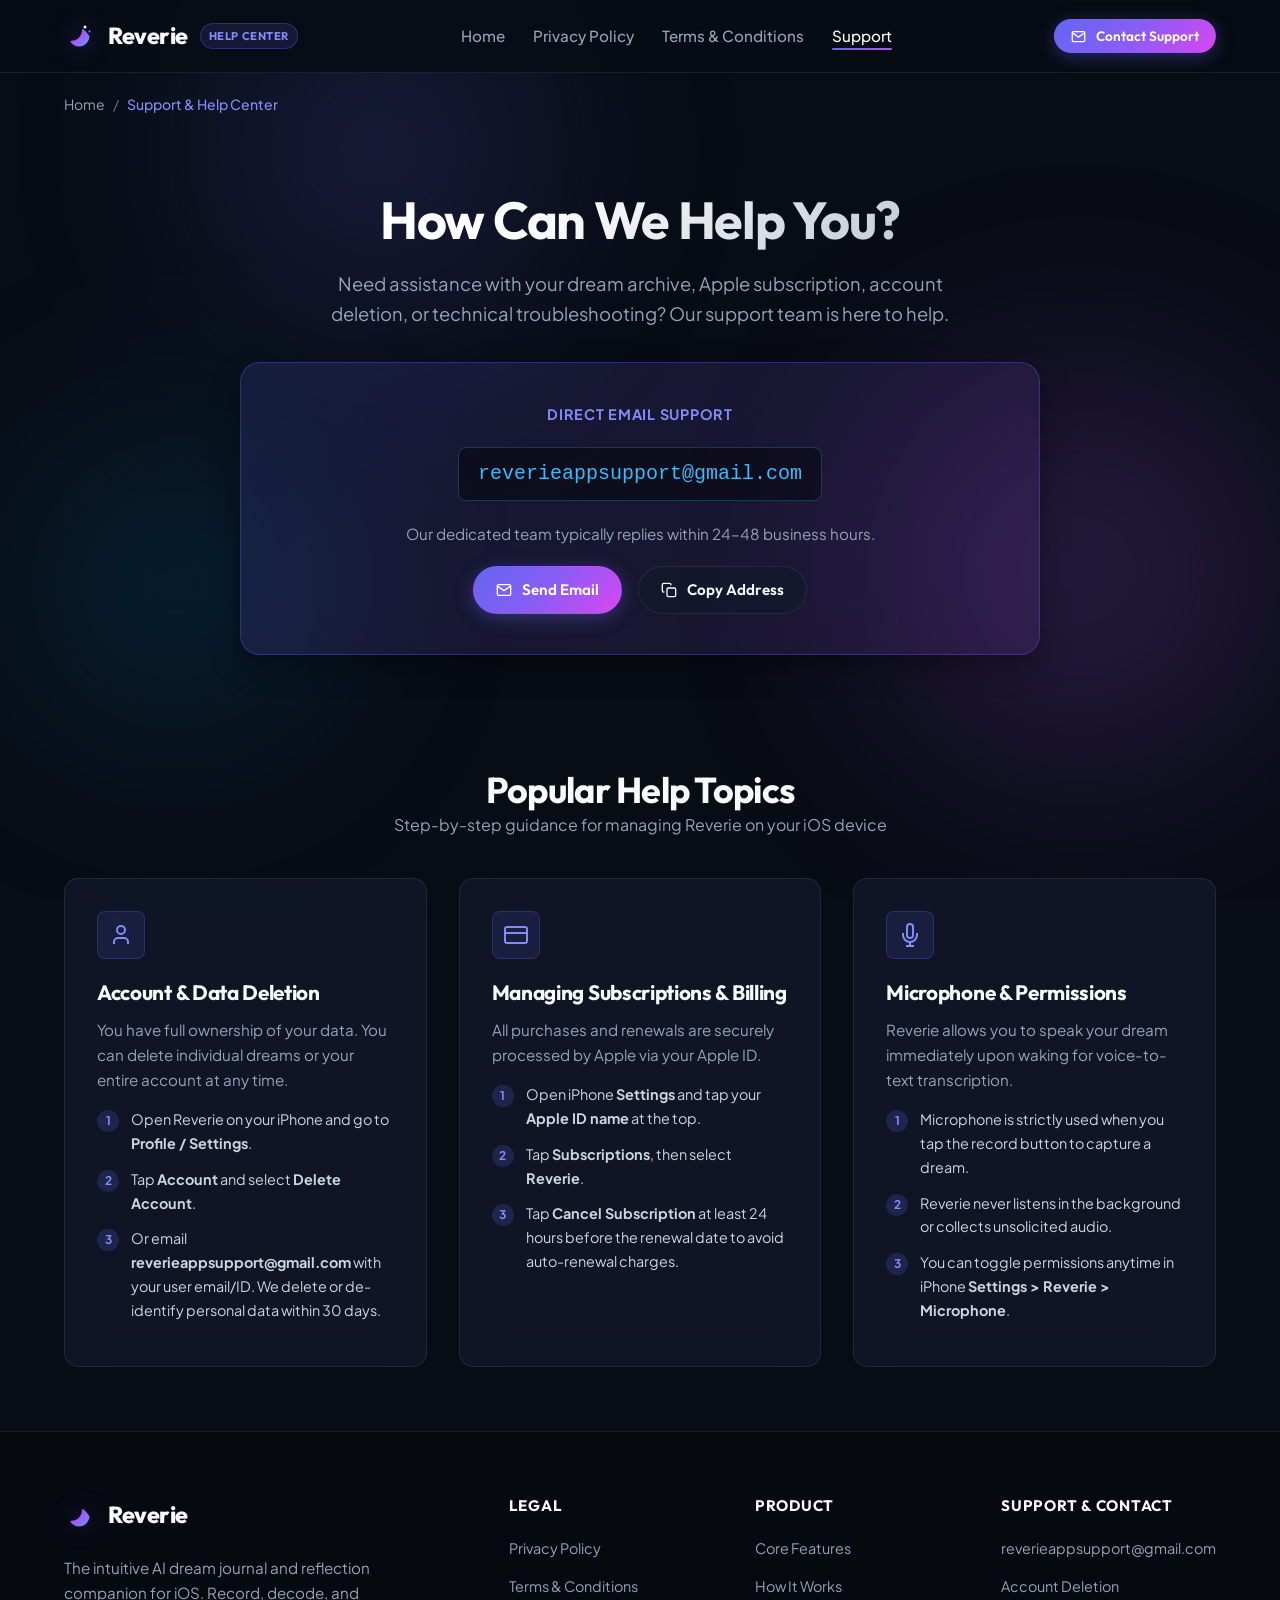
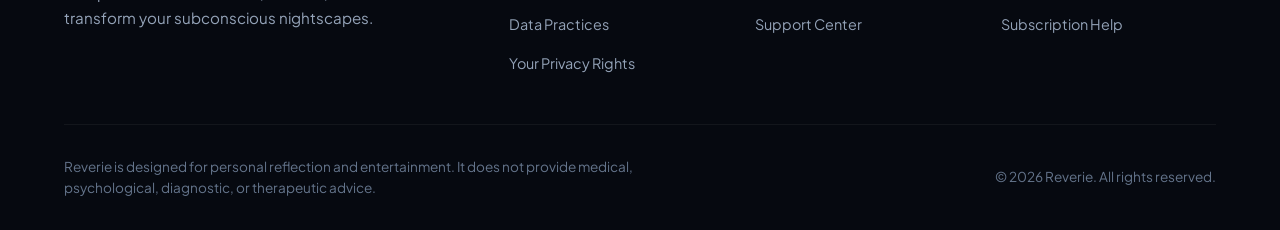
<file: support/index.html>
<!DOCTYPE html>
<html lang="en">
<head>
  <meta charset="UTF-8">
  <meta name="viewport" content="width=device-width, initial-scale=1.0">
  <title>Support &amp; Help Center — Reverie: AI Dream Journal</title>
  <meta name="description" content="Get help with Reverie for iOS. Find guides for account deletion, subscription management, microphone permissions, and contact our support team.">
  <link rel="preconnect" href="https://fonts.googleapis.com">
  <link rel="preconnect" href="https://fonts.gstatic.com" crossorigin>
  <link href="https://fonts.googleapis.com/css2?family=Outfit:wght@400;500;600;700;800&family=Plus+Jakarta+Sans:wght@400;500;600;700&display=swap" rel="stylesheet">
  <link rel="stylesheet" href="../assets/css/style.css">
  <link rel="icon" href="data:image/svg+xml,<svg xmlns=%22http://www.w3.org/2000/svg%22 viewBox=%220 0 100 100%22><text y=%22.9em%22 font-size=%2290%22>🌙</text></svg>">
  <style>
    .support-hero {
      text-align: center;
      padding: 4rem 1rem 3rem;
    }
    .support-hero h1 {
      font-size: clamp(2.2rem, 4.5vw, 3.25rem);
      margin-bottom: 1rem;
      background: linear-gradient(135deg, #ffffff 40%, #94a3b8 100%);
      -webkit-background-clip: text;
      -webkit-text-fill-color: transparent;
    }
    .support-hero p {
      font-size: 1.15rem;
      color: var(--text-muted);
      max-width: 620px;
      margin: 0 auto 2rem;
    }
    .contact-banner {
      background: linear-gradient(135deg, rgba(99, 102, 241, 0.15) 0%, rgba(168, 85, 247, 0.12) 100%);
      border: 1px solid rgba(99, 102, 241, 0.3);
      border-radius: var(--radius-lg);
      padding: 2.5rem 2rem;
      max-width: 800px;
      margin: 0 auto 4rem;
      display: flex;
      flex-direction: column;
      align-items: center;
      gap: 1.25rem;
      box-shadow: 0 10px 30px rgba(0, 0, 0, 0.35);
    }
    .contact-banner-email {
      font-family: monospace;
      font-size: 1.25rem;
      color: var(--accent-cyan);
      background: rgba(0, 0, 0, 0.4);
      padding: 0.6rem 1.2rem;
      border-radius: var(--radius-sm);
      border: 1px solid rgba(56, 189, 248, 0.25);
    }
    .support-grid {
      display: grid;
      grid-template-columns: repeat(auto-fit, minmax(320px, 1fr));
      gap: 2rem;
      margin-bottom: 4rem;
    }
    .support-card {
      background: var(--surface-glass);
      backdrop-filter: blur(20px);
      -webkit-backdrop-filter: blur(20px);
      border: 1px solid var(--surface-glass-border);
      border-radius: var(--radius-md);
      padding: 2rem;
      transition: all var(--transition-smooth);
    }
    .support-card:hover {
      border-color: rgba(99, 102, 241, 0.3);
      transform: translateY(-3px);
      box-shadow: var(--shadow-md);
    }
    .support-card-icon {
      width: 48px;
      height: 48px;
      border-radius: var(--radius-sm);
      background: rgba(99, 102, 241, 0.12);
      border: 1px solid rgba(99, 102, 241, 0.25);
      display: flex;
      align-items: center;
      justify-content: center;
      margin-bottom: 1.25rem;
      color: var(--primary-light);
    }
    .support-card h3 {
      font-size: 1.3rem;
      margin-bottom: 0.75rem;
    }
    .support-card p {
      color: var(--text-muted);
      font-size: 0.95rem;
      margin-bottom: 1rem;
    }
    .step-list {
      list-style: none;
      padding: 0;
      margin-top: 1rem;
    }
    .step-item {
      display: flex;
      gap: 0.75rem;
      margin-bottom: 0.75rem;
      font-size: 0.9rem;
      color: var(--text-secondary);
    }
    .step-number {
      width: 22px;
      height: 22px;
      border-radius: 50%;
      background: rgba(99, 102, 241, 0.2);
      color: var(--primary-light);
      display: flex;
      align-items: center;
      justify-content: center;
      font-size: 0.75rem;
      font-weight: 700;
      flex-shrink: 0;
      margin-top: 2px;
    }
  </style>
</head>
<body>

  <!-- Ambient Glow Effects -->
  <div class="bg-ambient" aria-hidden="true">
    <div class="ambient-orb orb-1"></div>
    <div class="ambient-orb orb-2"></div>
    <div class="ambient-orb orb-3"></div>
  </div>

  <!-- Header -->
  <header class="site-header" id="top">
    <div class="container">
      <nav class="nav-wrapper" aria-label="Main Navigation">
        <a href="../" class="brand-logo" id="logoLink">
          <svg viewBox="0 0 32 32" fill="none" xmlns="http://www.w3.org/2000/svg">
            <defs>
              <linearGradient id="logoGrad" x1="2" y1="2" x2="30" y2="30" gradientUnits="userSpaceOnUse">
                <stop stop-color="#818cf8"/>
                <stop offset="0.5" stop-color="#a855f7"/>
                <stop offset="1" stop-color="#38bdf8"/>
              </linearGradient>
            </defs>
            <path d="M25.5 16C25.5 21.799 20.799 26.5 15 26.5C11.59 26.5 8.57 24.87 6.68 22.33C6.18 21.67 6.64 20.73 7.46 20.73C13.26 20.73 17.96 16.03 17.96 10.23C17.96 9.41 18.9 8.95 19.56 9.45C23.13 12.11 25.5 16.32 25.5 16Z" fill="url(#logoGrad)"/>
            <circle cx="21" cy="7" r="1.5" fill="#f8fafc"/>
            <circle cx="25.5" cy="11.5" r="1" fill="#38bdf8"/>
          </svg>
          <span>Reverie</span>
          <span class="brand-badge">Help Center</span>
        </a>

        <ul class="nav-links" id="primaryNav">
          <li><a href="../" class="nav-link">Home</a></li>
          <li><a href="../privacy-policy/" class="nav-link">Privacy Policy</a></li>
          <li><a href="../terms-and-conditions/" class="nav-link">Terms &amp; Conditions</a></li>
          <li><a href="./" class="nav-link active" aria-current="page">Support</a></li>
        </ul>

        <div class="nav-actions">
          <button class="btn btn-sm btn-primary" onclick="copyEmail()" id="supportHeaderEmailBtn">
            <svg width="15" height="15" viewBox="0 0 24 24" fill="none" stroke="currentColor" stroke-width="2">
              <path d="M4 4h16c1.1 0 2 .9 2 2v12c0 1.1-.9 2-2 2H4c-1.1 0-2-.9-2-2V6c0-1.1.9-2 2-2z"></path>
              <polyline points="22,6 12,13 2,6"></polyline>
            </svg>
            Contact Support
          </button>
          <button class="mobile-menu-btn" aria-label="Toggle navigation menu" id="mobileMenuToggle">
            <svg width="24" height="24" viewBox="0 0 24 24" fill="none" stroke="currentColor" stroke-width="2">
              <line x1="3" y1="12" x2="21" y2="12"></line>
              <line x1="3" y1="6" x2="21" y2="6"></line>
              <line x1="3" y1="18" x2="21" y2="18"></line>
            </svg>
          </button>
        </div>
      </nav>
    </div>
  </header>

  <!-- Breadcrumbs -->
  <div class="container">
    <nav class="breadcrumb-nav" aria-label="Breadcrumb">
      <a href="../">Home</a>
      <span class="breadcrumb-separator">/</span>
      <span class="breadcrumb-current">Support &amp; Help Center</span>
    </nav>
  </div>

  <!-- Support Hero -->
  <section class="support-hero">
    <div class="container">
      <h1 id="supportMainTitle">How Can We Help You?</h1>
      <p>Need assistance with your dream archive, Apple subscription, account deletion, or technical troubleshooting? Our support team is here to help.</p>

      <!-- Direct Contact Banner -->
      <div class="contact-banner">
        <div style="font-size: 0.9rem; text-transform: uppercase; letter-spacing: 0.05em; color: var(--primary-light); font-weight: 700;">
          Direct Email Support
        </div>
        <div class="contact-banner-email">reverieappsupport@gmail.com</div>
        <p style="margin: 0; color: var(--text-muted); font-size: 0.95rem;">
          Our dedicated team typically replies within 24–48 business hours.
        </p>
        <div style="display: flex; gap: 1rem; flex-wrap: wrap; justify-content: center;">
          <a href="mailto:reverieappsupport@gmail.com" class="btn btn-primary" id="sendMailDirectBtn">
            <svg width="16" height="16" viewBox="0 0 24 24" fill="none" stroke="currentColor" stroke-width="2">
              <path d="M4 4h16c1.1 0 2 .9 2 2v12c0 1.1-.9 2-2 2H4c-1.1 0-2-.9-2-2V6c0-1.1.9-2 2-2z"></path>
              <polyline points="22,6 12,13 2,6"></polyline>
            </svg>
            Send Email
          </a>
          <button class="btn btn-secondary" onclick="copyEmail()" id="copyMailAddressBtn">
            <svg width="16" height="16" viewBox="0 0 24 24" fill="none" stroke="currentColor" stroke-width="2">
              <rect x="9" y="9" width="13" height="13" rx="2" ry="2"></rect>
              <path d="M5 15H4a2 2 0 0 1-2-2V4a2 2 0 0 1 2-2h9a2 2 0 0 1 2 2v1"></path>
            </svg>
            Copy Address
          </button>
        </div>
      </div>
    </div>
  </section>

  <!-- Help Categories Grid -->
  <section class="container" id="guides">
    <div style="text-align: center; margin-bottom: 2.5rem;">
      <h2>Popular Help Topics</h2>
      <p style="color: var(--text-muted);">Step-by-step guidance for managing Reverie on your iOS device</p>
    </div>

    <div class="support-grid">

      <!-- Topic 1: Account & Deletion -->
      <article class="support-card" id="account-deletion">
        <div class="support-card-icon">
          <svg width="24" height="24" viewBox="0 0 24 24" fill="none" stroke="currentColor" stroke-width="2">
            <path d="M19 21v-2a4 4 0 0 0-4-4H9a4 4 0 0 0-4 4v2"></path>
            <circle cx="12" cy="7" r="4"></circle>
          </svg>
        </div>
        <h3>Account &amp; Data Deletion</h3>
        <p>You have full ownership of your data. You can delete individual dreams or your entire account at any time.</p>
        <ul class="step-list">
          <li class="step-item">
            <span class="step-number">1</span>
            <span>Open Reverie on your iPhone and go to <strong>Profile / Settings</strong>.</span>
          </li>
          <li class="step-item">
            <span class="step-number">2</span>
            <span>Tap <strong>Account</strong> and select <strong>Delete Account</strong>.</span>
          </li>
          <li class="step-item">
            <span class="step-number">3</span>
            <span>Or email <strong>reverieappsupport@gmail.com</strong> with your user email/ID. We delete or de-identify personal data within 30 days.</span>
          </li>
        </ul>
      </article>

      <!-- Topic 2: Subscriptions & Apple Billing -->
      <article class="support-card" id="subscriptions">
        <div class="support-card-icon">
          <svg width="24" height="24" viewBox="0 0 24 24" fill="none" stroke="currentColor" stroke-width="2">
            <rect x="1" y="4" width="22" height="16" rx="2" ry="2"></rect>
            <line x1="1" y1="10" x2="23" y2="10"></line>
          </svg>
        </div>
        <h3>Managing Subscriptions &amp; Billing</h3>
        <p>All purchases and renewals are securely processed by Apple via your Apple ID.</p>
        <ul class="step-list">
          <li class="step-item">
            <span class="step-number">1</span>
            <span>Open iPhone <strong>Settings</strong> and tap your <strong>Apple ID name</strong> at the top.</span>
          </li>
          <li class="step-item">
            <span class="step-number">2</span>
            <span>Tap <strong>Subscriptions</strong>, then select <strong>Reverie</strong>.</span>
          </li>
          <li class="step-item">
            <span class="step-number">3</span>
            <span>Tap <strong>Cancel Subscription</strong> at least 24 hours before the renewal date to avoid auto-renewal charges.</span>
          </li>
        </ul>
      </article>

      <!-- Topic 3: Voice Recording & Permissions -->
      <article class="support-card" id="permissions">
        <div class="support-card-icon">
          <svg width="24" height="24" viewBox="0 0 24 24" fill="none" stroke="currentColor" stroke-width="2">
            <path d="M12 1a3 3 0 0 0-3 3v8a3 3 0 0 0 6 0V4a3 3 0 0 0-3-3z"></path>
            <path d="M19 10v2a7 7 0 0 1-14 0v-2"></path>
            <line x1="12" y1="19" x2="12" y2="23"></line>
            <line x1="8" y1="23" x2="16" y2="23"></line>
          </svg>
        </div>
        <h3>Microphone &amp; Permissions</h3>
        <p>Reverie allows you to speak your dream immediately upon waking for voice-to-text transcription.</p>
        <ul class="step-list">
          <li class="step-item">
            <span class="step-number">1</span>
            <span>Microphone is strictly used when you tap the record button to capture a dream.</span>
          </li>
          <li class="step-item">
            <span class="step-number">2</span>
            <span>Reverie never listens in the background or collects unsolicited audio.</span>
          </li>
          <li class="step-item">
            <span class="step-number">3</span>
            <span>You can toggle permissions anytime in iPhone <strong>Settings &gt; Reverie &gt; Microphone</strong>.</span>
          </li>
        </ul>
      </article>

    </div>
  </section>

  <!-- Footer -->
  <footer class="site-footer">
    <div class="container">
      <div class="footer-top">
        <div class="footer-brand">
          <a href="../" class="brand-logo">
            <svg width="28" height="28" viewBox="0 0 32 32" fill="none">
              <path d="M25.5 16C25.5 21.799 20.799 26.5 15 26.5C11.59 26.5 8.57 24.87 6.68 22.33C6.18 21.67 6.64 20.73 7.46 20.73C13.26 20.73 17.96 16.03 17.96 10.23C17.96 9.41 18.9 8.95 19.56 9.45C23.13 12.11 25.5 16.32 25.5 16Z" fill="url(#logoGrad)"/>
            </svg>
            <span>Reverie</span>
          </a>
          <p>The intuitive AI dream journal and reflection companion for iOS. Record, decode, and transform your subconscious nightscapes.</p>
        </div>

        <div>
          <h4 class="footer-heading">Legal</h4>
          <ul class="footer-links">
            <li><a href="../privacy-policy/">Privacy Policy</a></li>
            <li><a href="../terms-and-conditions/">Terms &amp; Conditions</a></li>
            <li><a href="../privacy-policy/#section-4">Data Practices</a></li>
            <li><a href="../privacy-policy/#section-8">Your Privacy Rights</a></li>
          </ul>
        </div>

        <div>
          <h4 class="footer-heading">Product</h4>
          <ul class="footer-links">
            <li><a href="../#features">Core Features</a></li>
            <li><a href="../#how-it-works">How It Works</a></li>
            <li><a href="./">Support Center</a></li>
          </ul>
        </div>

        <div>
          <h4 class="footer-heading">Support &amp; Contact</h4>
          <ul class="footer-links">
            <li><a href="mailto:reverieappsupport@gmail.com">reverieappsupport@gmail.com</a></li>
            <li><a href="#account-deletion">Account Deletion</a></li>
            <li><a href="#subscriptions">Subscription Help</a></li>
          </ul>
        </div>
      </div>

      <div class="footer-bottom">
        <div class="footer-disclaimer">
          Reverie is designed for personal reflection and entertainment. It does not provide medical, psychological, diagnostic, or therapeutic advice.
        </div>
        <div>
          &copy; 2026 Reverie. All rights reserved.
        </div>
      </div>
    </div>
  </footer>

  <!-- Back to Top Button -->
  <button class="back-to-top" aria-label="Back to top" id="backToTopBtn">
    <svg width="20" height="20" viewBox="0 0 24 24" fill="none" stroke="currentColor" stroke-width="2.5">
      <path d="M18 15l-6-6-6 6"/>
    </svg>
  </button>

  <script src="../assets/js/main.js"></script>
</body>
</html>
</file>
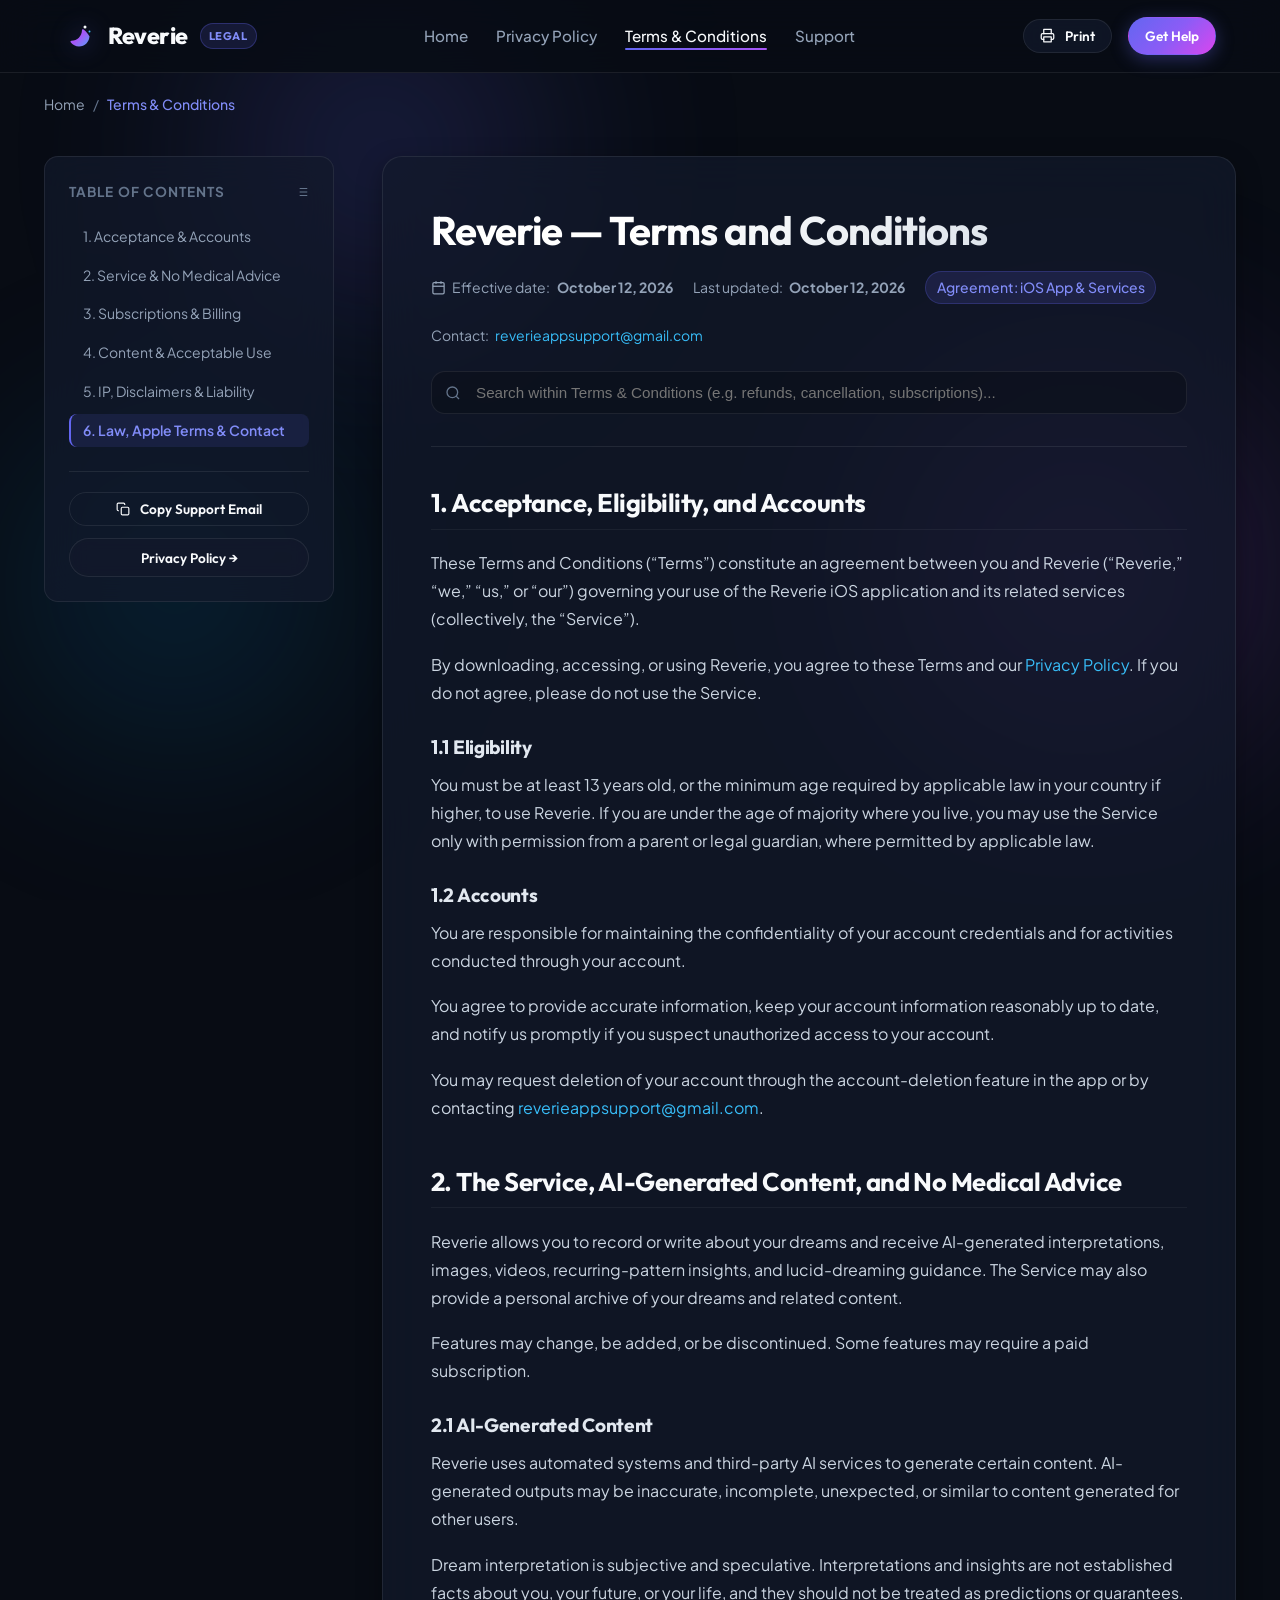
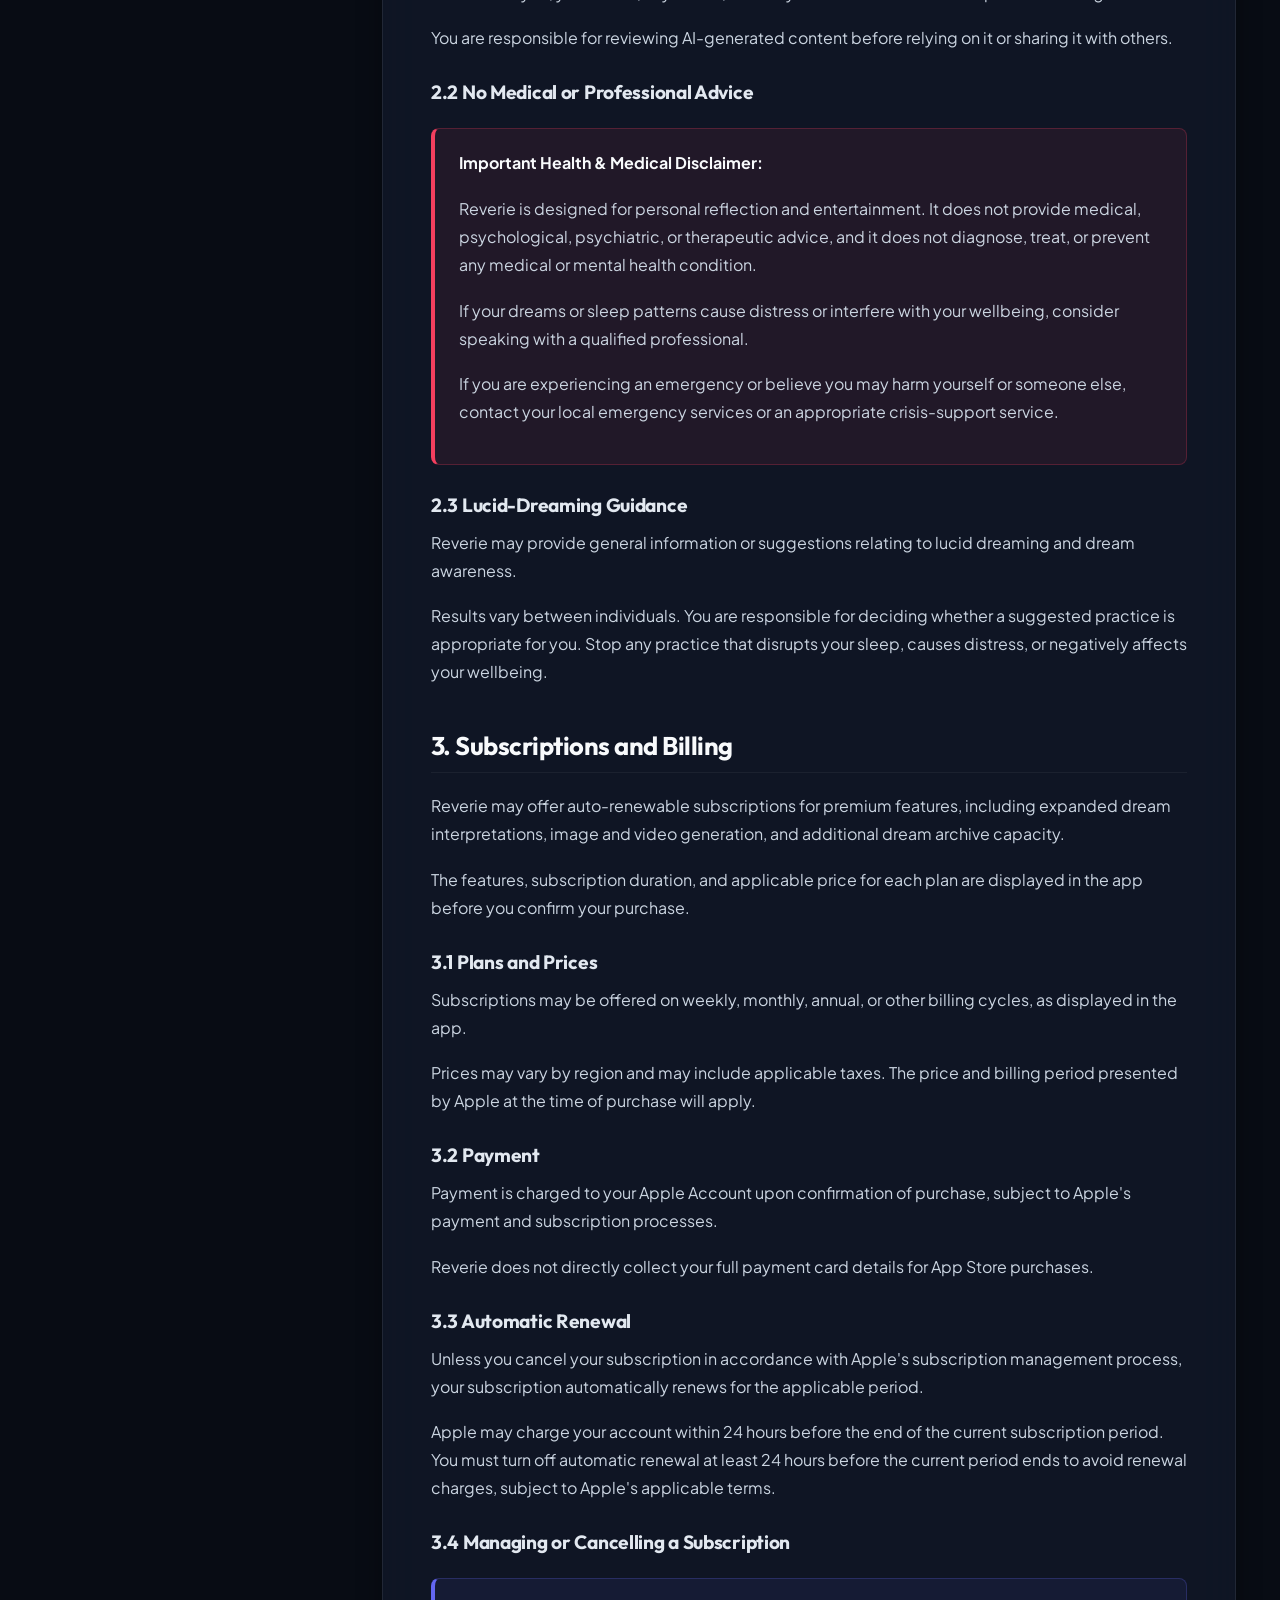
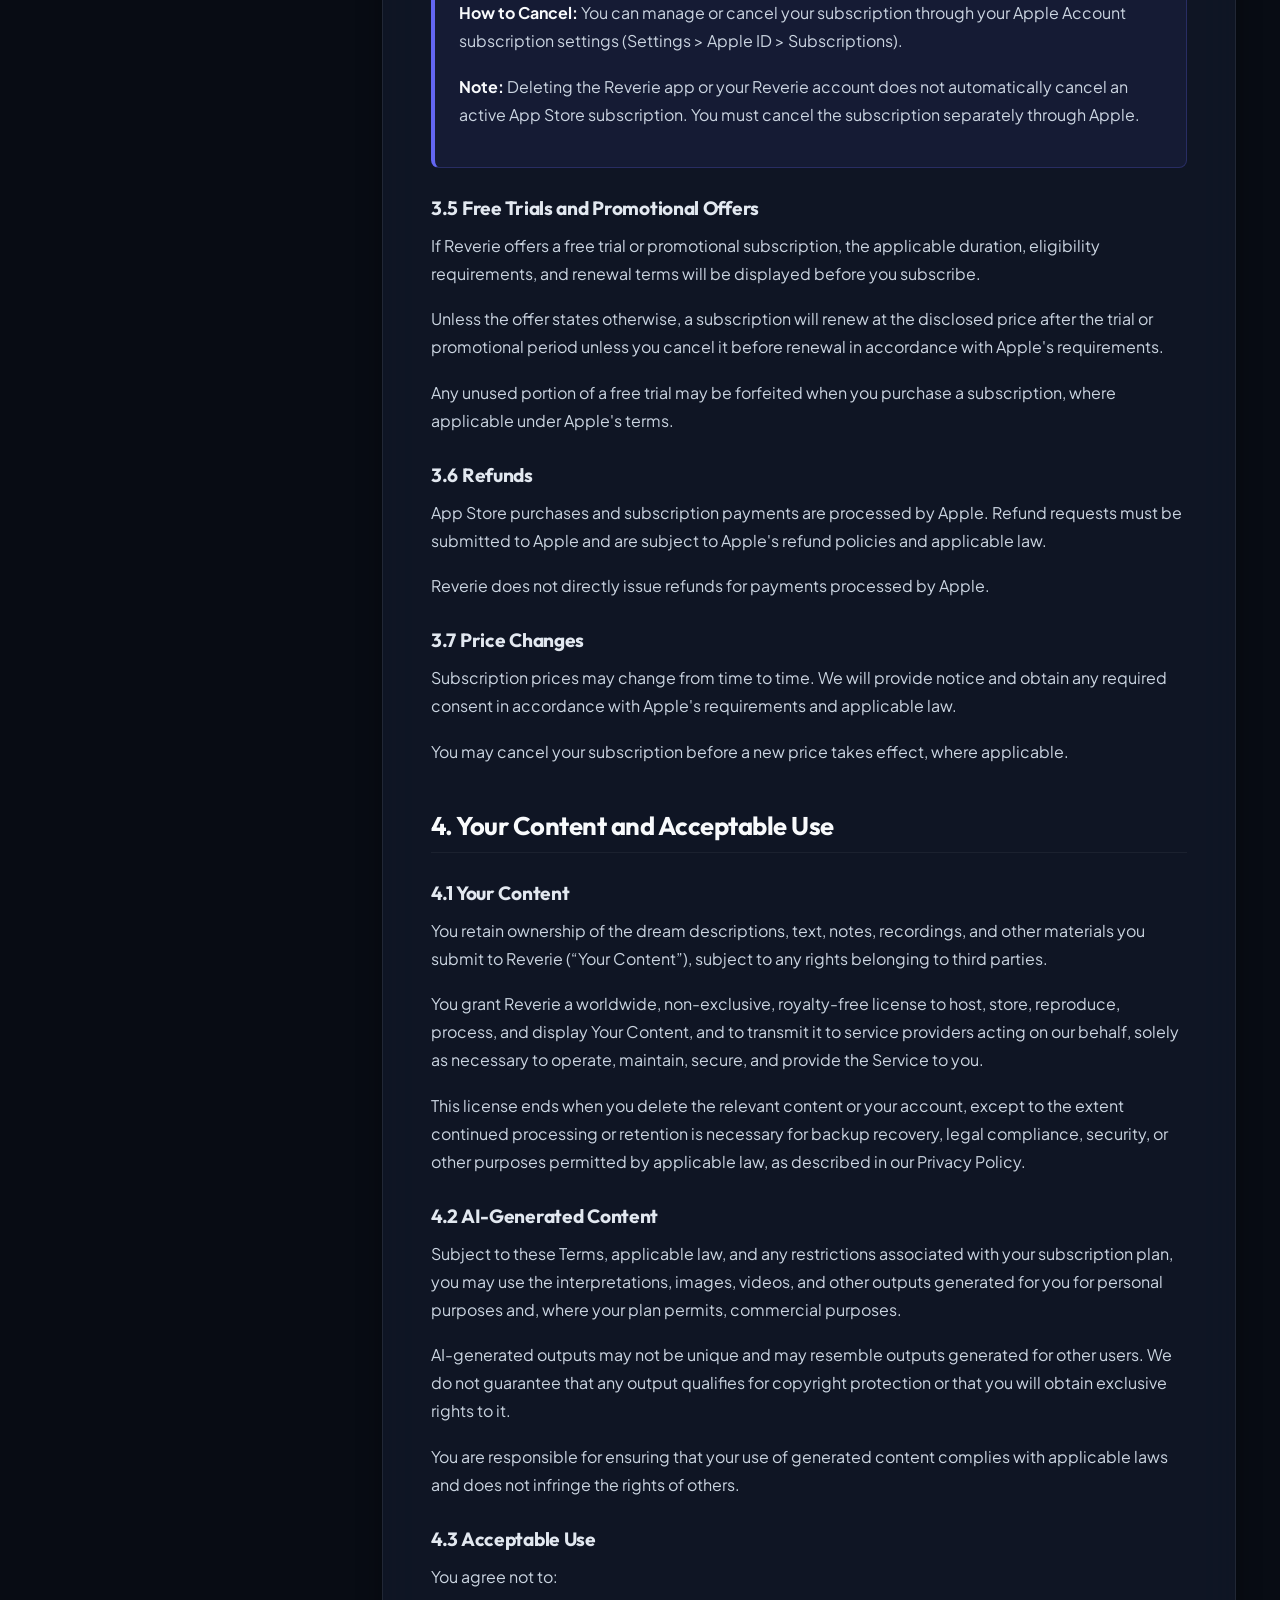
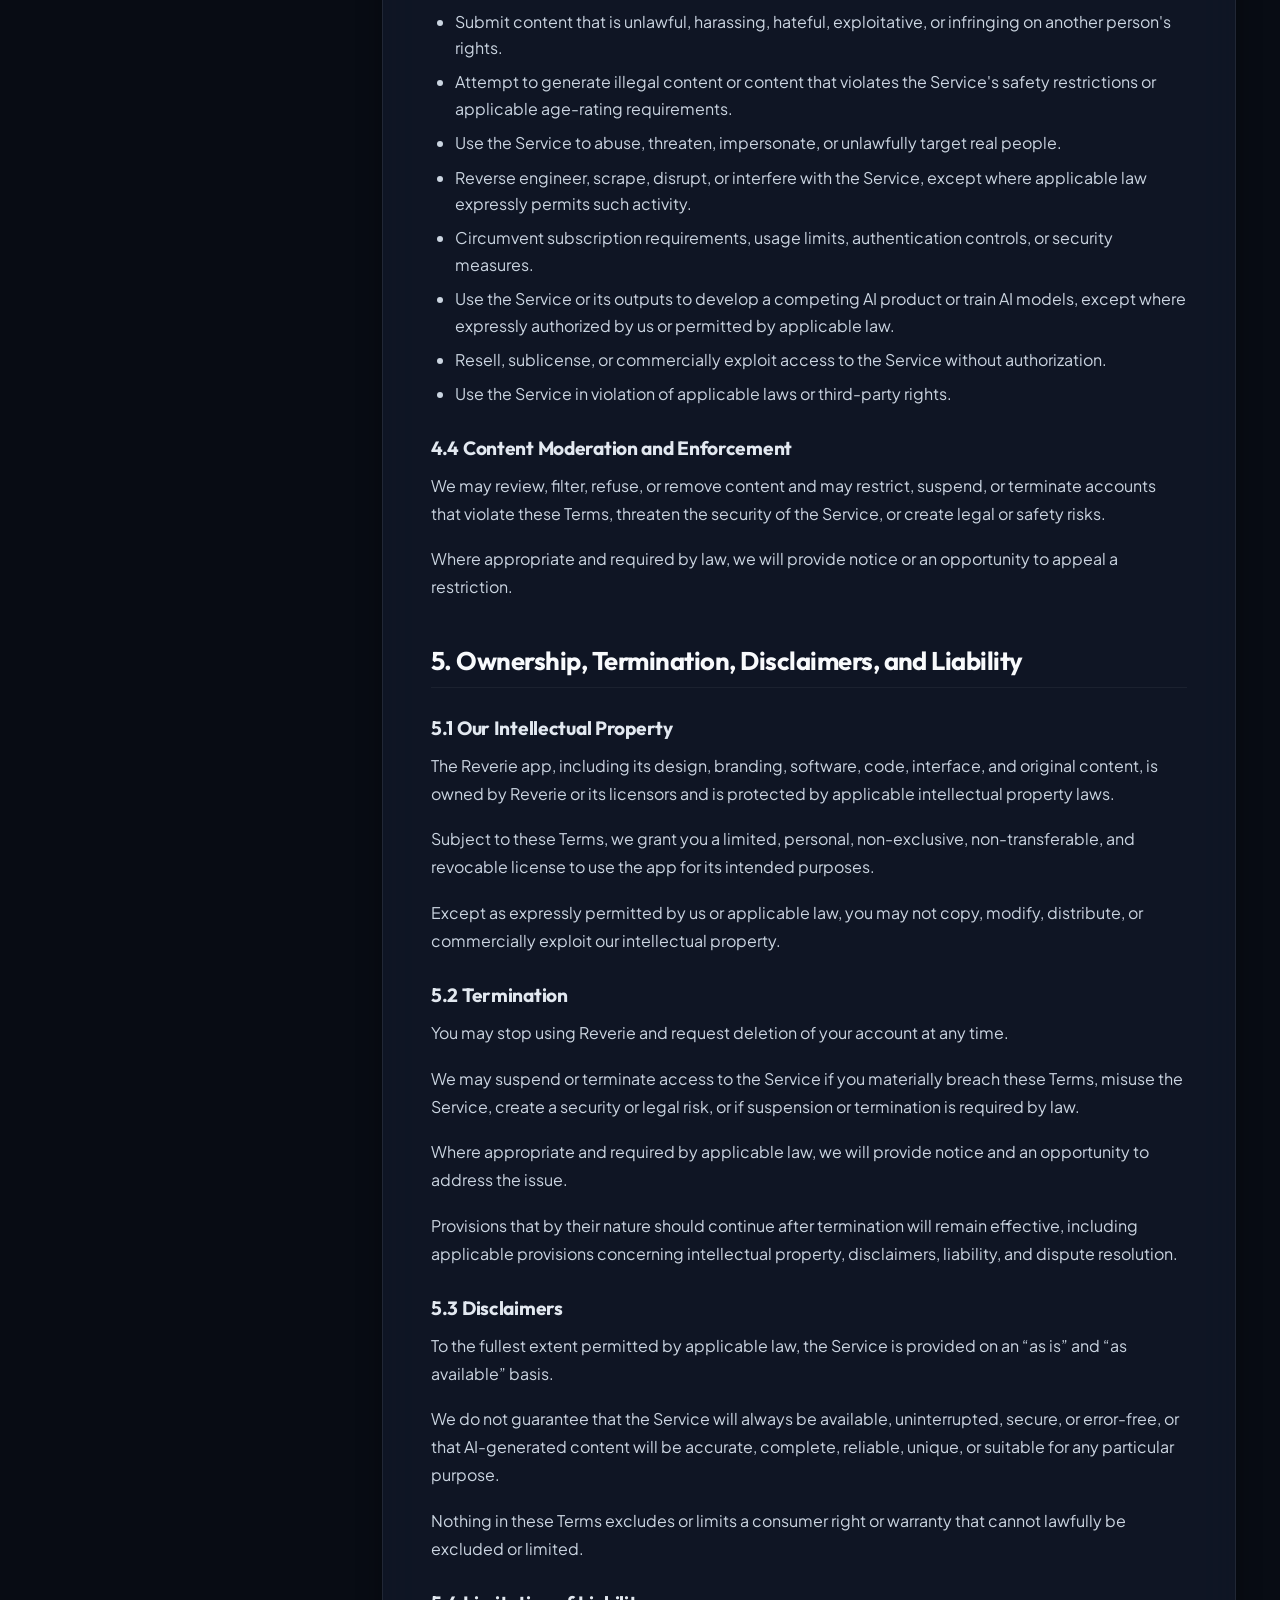
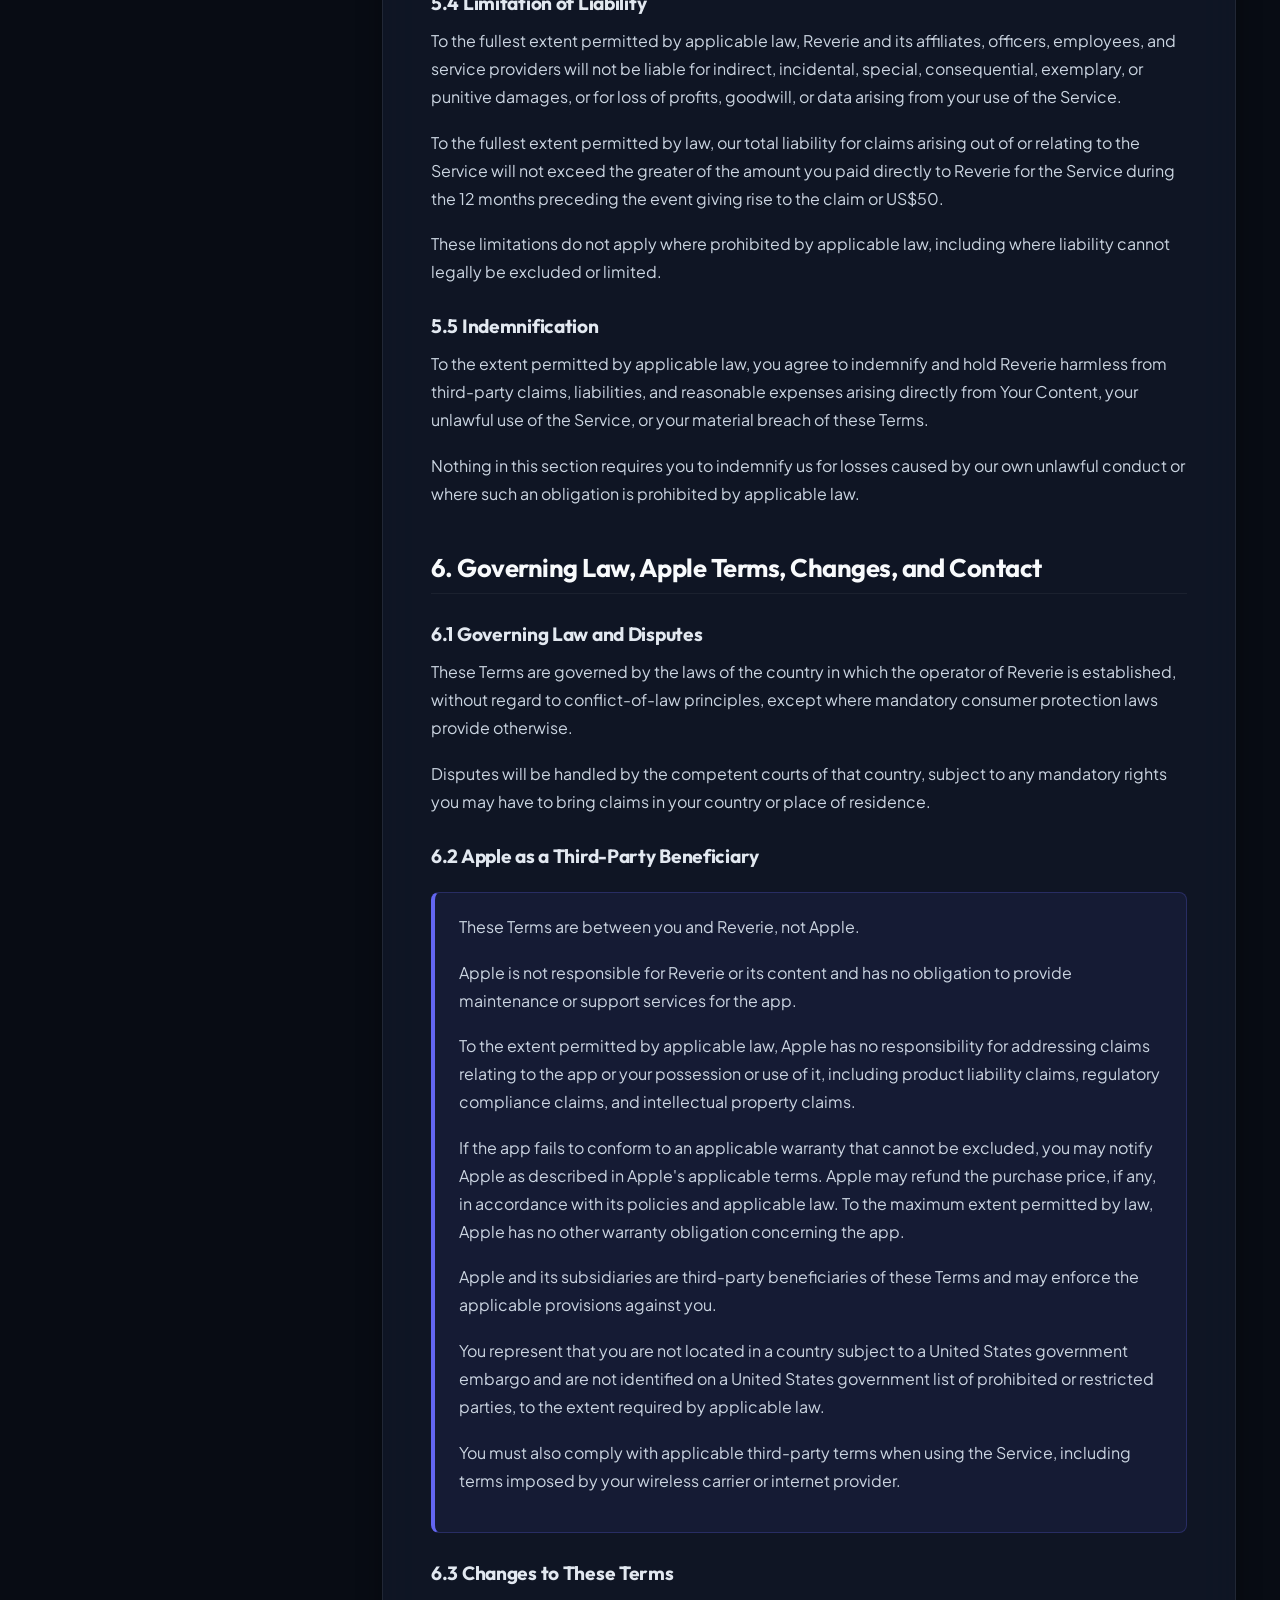
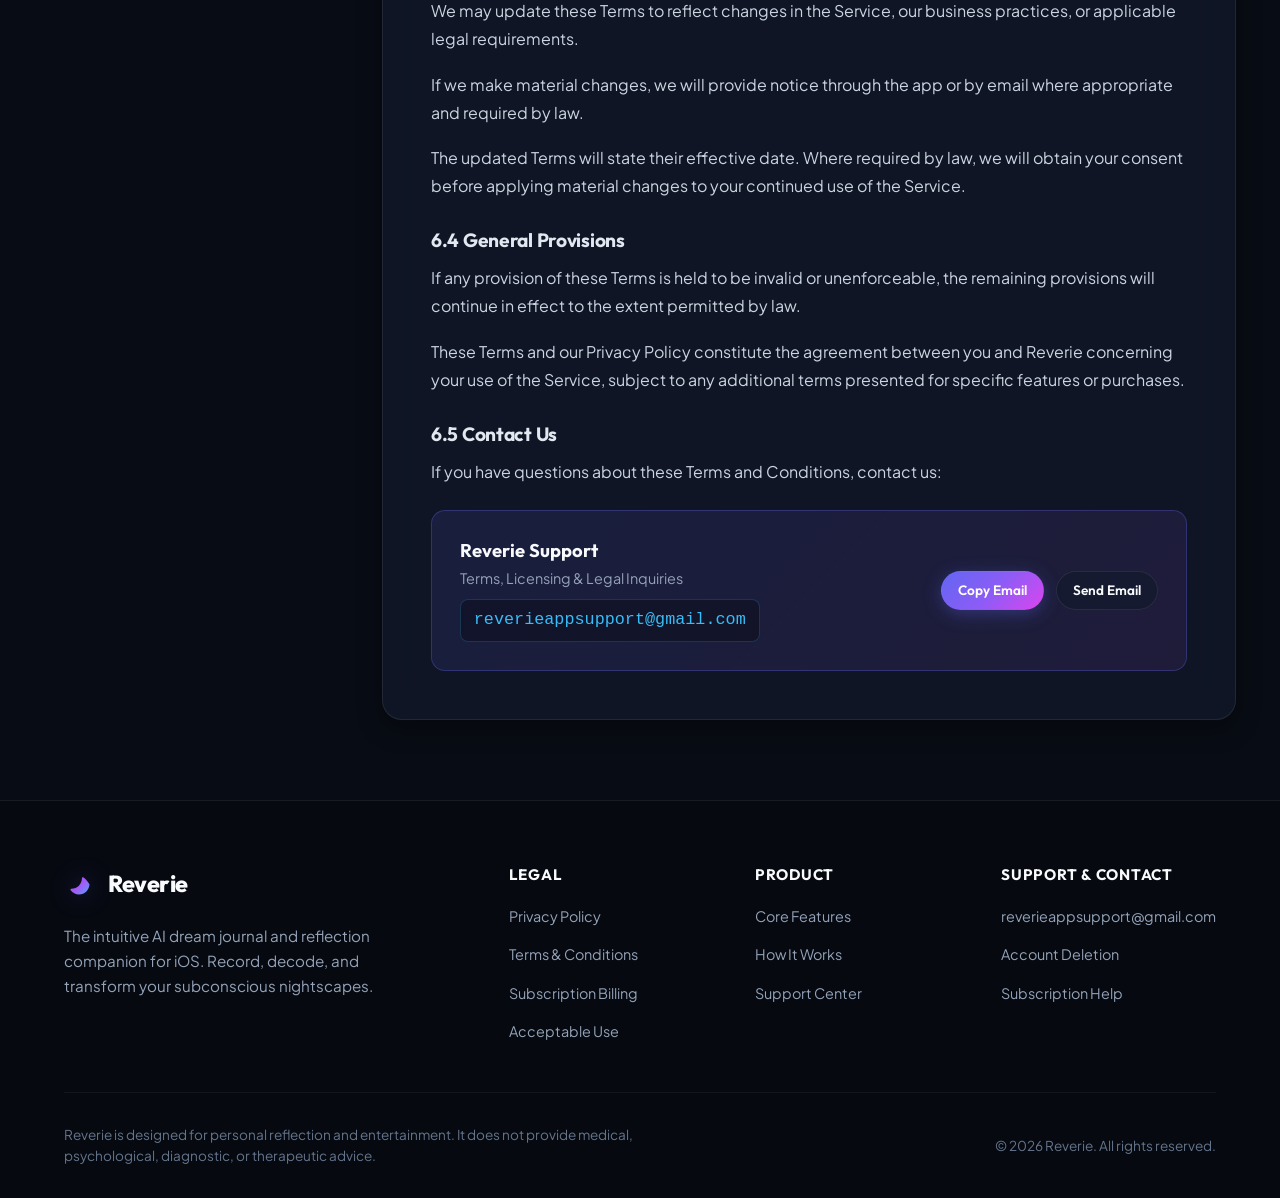
<file: terms-and-conditions/index.html>
<!DOCTYPE html>
<html lang="en">
<head>
  <meta charset="UTF-8">
  <meta name="viewport" content="width=device-width, initial-scale=1.0">
  <title>Terms and Conditions — Reverie: AI Dream Journal</title>
  <meta name="description" content="Official Terms and Conditions for Reverie iOS application. Understand your rights, acceptable use, subscriptions, and AI content policies.">
  <link rel="preconnect" href="https://fonts.googleapis.com">
  <link rel="preconnect" href="https://fonts.gstatic.com" crossorigin>
  <link href="https://fonts.googleapis.com/css2?family=Outfit:wght@400;500;600;700;800&family=Plus+Jakarta+Sans:wght@400;500;600;700&display=swap" rel="stylesheet">
  <link rel="stylesheet" href="../assets/css/style.css">
  <link rel="icon" href="data:image/svg+xml,<svg xmlns=%22http://www.w3.org/2000/svg%22 viewBox=%220 0 100 100%22><text y=%22.9em%22 font-size=%2290%22>🌙</text></svg>">
</head>
<body>

  <!-- Ambient Glow Effects -->
  <div class="bg-ambient" aria-hidden="true">
    <div class="ambient-orb orb-1"></div>
    <div class="ambient-orb orb-2"></div>
    <div class="ambient-orb orb-3"></div>
  </div>

  <!-- Header -->
  <header class="site-header" id="top">
    <div class="container">
      <nav class="nav-wrapper" aria-label="Main Navigation">
        <a href="../" class="brand-logo" id="logoLink">
          <svg viewBox="0 0 32 32" fill="none" xmlns="http://www.w3.org/2000/svg">
            <defs>
              <linearGradient id="logoGrad" x1="2" y1="2" x2="30" y2="30" gradientUnits="userSpaceOnUse">
                <stop stop-color="#818cf8"/>
                <stop offset="0.5" stop-color="#a855f7"/>
                <stop offset="1" stop-color="#38bdf8"/>
              </linearGradient>
            </defs>
            <path d="M25.5 16C25.5 21.799 20.799 26.5 15 26.5C11.59 26.5 8.57 24.87 6.68 22.33C6.18 21.67 6.64 20.73 7.46 20.73C13.26 20.73 17.96 16.03 17.96 10.23C17.96 9.41 18.9 8.95 19.56 9.45C23.13 12.11 25.5 16.32 25.5 16Z" fill="url(#logoGrad)"/>
            <circle cx="21" cy="7" r="1.5" fill="#f8fafc"/>
            <circle cx="25.5" cy="11.5" r="1" fill="#38bdf8"/>
          </svg>
          <span>Reverie</span>
          <span class="brand-badge">Legal</span>
        </a>

        <ul class="nav-links" id="primaryNav">
          <li><a href="../" class="nav-link">Home</a></li>
          <li><a href="../privacy-policy/" class="nav-link">Privacy Policy</a></li>
          <li><a href="./" class="nav-link active" aria-current="page">Terms &amp; Conditions</a></li>
          <li><a href="../support/" class="nav-link">Support</a></li>
        </ul>

        <div class="nav-actions">
          <button class="btn btn-sm btn-secondary" onclick="window.print()" id="printDocBtn">
            <svg width="15" height="15" viewBox="0 0 24 24" fill="none" stroke="currentColor" stroke-width="2" stroke-linecap="round" stroke-linejoin="round">
              <polyline points="6 9 6 2 18 2 18 9"></polyline>
              <path d="M6 18H4a2 2 0 0 1-2-2v-5a2 2 0 0 1 2-2h16a2 2 0 0 1 2 2v5a2 2 0 0 1-2 2h-2"></path>
              <rect x="6" y="14" width="12" height="8"></rect>
            </svg>
            Print
          </button>
          <a href="../support/" class="btn btn-sm btn-primary" id="headerSupportBtn">Get Help</a>
          <button class="mobile-menu-btn" aria-label="Toggle navigation menu" id="mobileMenuToggle">
            <svg width="24" height="24" viewBox="0 0 24 24" fill="none" stroke="currentColor" stroke-width="2">
              <line x1="3" y1="12" x2="21" y2="12"></line>
              <line x1="3" y1="6" x2="21" y2="6"></line>
              <line x1="3" y1="18" x2="21" y2="18"></line>
            </svg>
          </button>
        </div>
      </nav>
    </div>
  </header>

  <!-- Breadcrumbs -->
  <div class="container container-legal">
    <nav class="breadcrumb-nav" aria-label="Breadcrumb">
      <a href="../">Home</a>
      <span class="breadcrumb-separator">/</span>
      <span class="breadcrumb-current">Terms &amp; Conditions</span>
    </nav>
  </div>

  <!-- Main Legal Container -->
  <main class="container container-legal">
    <div class="legal-layout">

      <!-- Sticky Sidebar Table of Contents -->
      <aside class="legal-sidebar" aria-label="Table of Contents">
        <div class="legal-sidebar-title">
          <span>Table of Contents</span>
          <svg width="14" height="14" viewBox="0 0 24 24" fill="none" stroke="currentColor" stroke-width="2">
            <line x1="8" y1="6" x2="21" y2="6"></line>
            <line x1="8" y1="12" x2="21" y2="12"></line>
            <line x1="8" y1="18" x2="21" y2="18"></line>
            <line x1="3" y1="6" x2="3.01" y2="6"></line>
            <line x1="3" y1="12" x2="3.01" y2="12"></line>
            <line x1="3" y1="18" x2="3.01" y2="18"></line>
          </svg>
        </div>

        <nav>
          <ul class="toc-list" id="termsTocList">
            <li><a href="#tc-section-1" class="toc-link">1. Acceptance &amp; Accounts</a></li>
            <li><a href="#tc-section-2" class="toc-link">2. Service &amp; No Medical Advice</a></li>
            <li><a href="#tc-section-3" class="toc-link">3. Subscriptions &amp; Billing</a></li>
            <li><a href="#tc-section-4" class="toc-link">4. Content &amp; Acceptable Use</a></li>
            <li><a href="#tc-section-5" class="toc-link">5. IP, Disclaimers &amp; Liability</a></li>
            <li><a href="#tc-section-6" class="toc-link">6. Law, Apple Terms &amp; Contact</a></li>
          </ul>
        </nav>

        <div class="sidebar-actions">
          <button class="btn btn-sm btn-outline" style="width: 100%;" onclick="copyEmail()" id="sidebarCopyEmailBtn">
            <svg width="14" height="14" viewBox="0 0 24 24" fill="none" stroke="currentColor" stroke-width="2">
              <rect x="9" y="9" width="13" height="13" rx="2" ry="2"></rect>
              <path d="M5 15H4a2 2 0 0 1-2-2V4a2 2 0 0 1 2-2h9a2 2 0 0 1 2 2v1"></path>
            </svg>
            Copy Support Email
          </button>
          <a href="../privacy-policy/" class="btn btn-sm btn-secondary" style="width: 100%;" id="sidebarPrivacyBtn">
            Privacy Policy &rarr;
          </a>
        </div>
      </aside>

      <!-- Main Document Content -->
      <article class="legal-content">

        <!-- Legal Header -->
        <header class="legal-header">
          <h1 class="legal-title" id="pageTitle">Reverie — Terms and Conditions</h1>
          <div class="legal-meta-bar">
            <span class="meta-item">
              <svg width="15" height="15" viewBox="0 0 24 24" fill="none" stroke="currentColor" stroke-width="2">
                <rect x="3" y="4" width="18" height="18" rx="2" ry="2"></rect>
                <line x1="16" y1="2" x2="16" y2="6"></line>
                <line x1="8" y1="2" x2="8" y2="6"></line>
                <line x1="3" y1="10" x2="21" y2="10"></line>
              </svg>
              Effective date: <strong>October 12, 2026</strong>
            </span>
            <span class="meta-item">
              Last updated: <strong>October 12, 2026</strong>
            </span>
            <span class="meta-badge">Agreement: iOS App &amp; Services</span>
            <span class="meta-item">
              Contact: <a href="mailto:reverieappsupport@gmail.com" class="meta-link">reverieappsupport@gmail.com</a>
            </span>
          </div>

          <!-- In-Page Search -->
          <div class="doc-search-wrapper">
            <svg class="doc-search-icon" width="16" height="16" viewBox="0 0 24 24" fill="none" stroke="currentColor" stroke-width="2">
              <circle cx="11" cy="11" r="8"></circle>
              <line x1="21" y1="21" x2="16.65" y2="16.65"></line>
            </svg>
            <input type="search" id="legalSearchInput" class="doc-search-input" placeholder="Search within Terms &amp; Conditions (e.g. refunds, cancellation, subscriptions)..." aria-label="Search within terms and conditions">
          </div>
        </header>

        <div class="legal-body">

          <!-- Section 1 -->
          <section id="tc-section-1" class="legal-section">
            <h2 class="legal-section-title">
              <span>1. Acceptance, Eligibility, and Accounts</span>
              <a href="#tc-section-1" class="section-link-anchor" title="Copy section link">#</a>
            </h2>
            <p>These Terms and Conditions (“Terms”) constitute an agreement between you and Reverie (“Reverie,” “we,” “us,” or “our”) governing your use of the Reverie iOS application and its related services (collectively, the “Service”).</p>
            <p>By downloading, accessing, or using Reverie, you agree to these Terms and our <a href="../privacy-policy/">Privacy Policy</a>. If you do not agree, please do not use the Service.</p>

            <h3 class="legal-subsection-title">1.1 Eligibility</h3>
            <p>You must be at least 13 years old, or the minimum age required by applicable law in your country if higher, to use Reverie. If you are under the age of majority where you live, you may use the Service only with permission from a parent or legal guardian, where permitted by applicable law.</p>

            <h3 class="legal-subsection-title">1.2 Accounts</h3>
            <p>You are responsible for maintaining the confidentiality of your account credentials and for activities conducted through your account.</p>
            <p>You agree to provide accurate information, keep your account information reasonably up to date, and notify us promptly if you suspect unauthorized access to your account.</p>
            <p>You may request deletion of your account through the account-deletion feature in the app or by contacting <a href="mailto:reverieappsupport@gmail.com">reverieappsupport@gmail.com</a>.</p>
          </section>

          <!-- Section 2 -->
          <section id="tc-section-2" class="legal-section">
            <h2 class="legal-section-title">
              <span>2. The Service, AI-Generated Content, and No Medical Advice</span>
              <a href="#tc-section-2" class="section-link-anchor" title="Copy section link">#</a>
            </h2>
            <p>Reverie allows you to record or write about your dreams and receive AI-generated interpretations, images, videos, recurring-pattern insights, and lucid-dreaming guidance. The Service may also provide a personal archive of your dreams and related content.</p>
            <p>Features may change, be added, or be discontinued. Some features may require a paid subscription.</p>

            <h3 class="legal-subsection-title">2.1 AI-Generated Content</h3>
            <p>Reverie uses automated systems and third-party AI services to generate certain content. AI-generated outputs may be inaccurate, incomplete, unexpected, or similar to content generated for other users.</p>
            <p>Dream interpretation is subjective and speculative. Interpretations and insights are not established facts about you, your future, or your life, and they should not be treated as predictions or guarantees.</p>
            <p>You are responsible for reviewing AI-generated content before relying on it or sharing it with others.</p>

            <h3 class="legal-subsection-title">2.2 No Medical or Professional Advice</h3>
            <div class="legal-callout warning">
              <p><strong>Important Health &amp; Medical Disclaimer:</strong></p>
              <p>Reverie is designed for personal reflection and entertainment. It does not provide medical, psychological, psychiatric, or therapeutic advice, and it does not diagnose, treat, or prevent any medical or mental health condition.</p>
              <p>If your dreams or sleep patterns cause distress or interfere with your wellbeing, consider speaking with a qualified professional.</p>
              <p>If you are experiencing an emergency or believe you may harm yourself or someone else, contact your local emergency services or an appropriate crisis-support service.</p>
            </div>

            <h3 class="legal-subsection-title">2.3 Lucid-Dreaming Guidance</h3>
            <p>Reverie may provide general information or suggestions relating to lucid dreaming and dream awareness.</p>
            <p>Results vary between individuals. You are responsible for deciding whether a suggested practice is appropriate for you. Stop any practice that disrupts your sleep, causes distress, or negatively affects your wellbeing.</p>
          </section>

          <!-- Section 3 -->
          <section id="tc-section-3" class="legal-section">
            <h2 class="legal-section-title">
              <span>3. Subscriptions and Billing</span>
              <a href="#tc-section-3" class="section-link-anchor" title="Copy section link">#</a>
            </h2>
            <p>Reverie may offer auto-renewable subscriptions for premium features, including expanded dream interpretations, image and video generation, and additional dream archive capacity.</p>
            <p>The features, subscription duration, and applicable price for each plan are displayed in the app before you confirm your purchase.</p>

            <h3 class="legal-subsection-title">3.1 Plans and Prices</h3>
            <p>Subscriptions may be offered on weekly, monthly, annual, or other billing cycles, as displayed in the app.</p>
            <p>Prices may vary by region and may include applicable taxes. The price and billing period presented by Apple at the time of purchase will apply.</p>

            <h3 class="legal-subsection-title">3.2 Payment</h3>
            <p>Payment is charged to your Apple Account upon confirmation of purchase, subject to Apple's payment and subscription processes.</p>
            <p>Reverie does not directly collect your full payment card details for App Store purchases.</p>

            <h3 class="legal-subsection-title">3.3 Automatic Renewal</h3>
            <p>Unless you cancel your subscription in accordance with Apple's subscription management process, your subscription automatically renews for the applicable period.</p>
            <p>Apple may charge your account within 24 hours before the end of the current subscription period. You must turn off automatic renewal at least 24 hours before the current period ends to avoid renewal charges, subject to Apple's applicable terms.</p>

            <h3 class="legal-subsection-title">3.4 Managing or Cancelling a Subscription</h3>
            <div class="legal-callout">
              <p><strong>How to Cancel:</strong> You can manage or cancel your subscription through your Apple Account subscription settings (Settings &gt; Apple ID &gt; Subscriptions).</p>
              <p><strong>Note:</strong> Deleting the Reverie app or your Reverie account does not automatically cancel an active App Store subscription. You must cancel the subscription separately through Apple.</p>
            </div>

            <h3 class="legal-subsection-title">3.5 Free Trials and Promotional Offers</h3>
            <p>If Reverie offers a free trial or promotional subscription, the applicable duration, eligibility requirements, and renewal terms will be displayed before you subscribe.</p>
            <p>Unless the offer states otherwise, a subscription will renew at the disclosed price after the trial or promotional period unless you cancel it before renewal in accordance with Apple's requirements.</p>
            <p>Any unused portion of a free trial may be forfeited when you purchase a subscription, where applicable under Apple's terms.</p>

            <h3 class="legal-subsection-title">3.6 Refunds</h3>
            <p>App Store purchases and subscription payments are processed by Apple. Refund requests must be submitted to Apple and are subject to Apple's refund policies and applicable law.</p>
            <p>Reverie does not directly issue refunds for payments processed by Apple.</p>

            <h3 class="legal-subsection-title">3.7 Price Changes</h3>
            <p>Subscription prices may change from time to time. We will provide notice and obtain any required consent in accordance with Apple's requirements and applicable law.</p>
            <p>You may cancel your subscription before a new price takes effect, where applicable.</p>
          </section>

          <!-- Section 4 -->
          <section id="tc-section-4" class="legal-section">
            <h2 class="legal-section-title">
              <span>4. Your Content and Acceptable Use</span>
              <a href="#tc-section-4" class="section-link-anchor" title="Copy section link">#</a>
            </h2>

            <h3 class="legal-subsection-title">4.1 Your Content</h3>
            <p>You retain ownership of the dream descriptions, text, notes, recordings, and other materials you submit to Reverie (“Your Content”), subject to any rights belonging to third parties.</p>
            <p>You grant Reverie a worldwide, non-exclusive, royalty-free license to host, store, reproduce, process, and display Your Content, and to transmit it to service providers acting on our behalf, solely as necessary to operate, maintain, secure, and provide the Service to you.</p>
            <p>This license ends when you delete the relevant content or your account, except to the extent continued processing or retention is necessary for backup recovery, legal compliance, security, or other purposes permitted by applicable law, as described in our Privacy Policy.</p>

            <h3 class="legal-subsection-title">4.2 AI-Generated Content</h3>
            <p>Subject to these Terms, applicable law, and any restrictions associated with your subscription plan, you may use the interpretations, images, videos, and other outputs generated for you for personal purposes and, where your plan permits, commercial purposes.</p>
            <p>AI-generated outputs may not be unique and may resemble outputs generated for other users. We do not guarantee that any output qualifies for copyright protection or that you will obtain exclusive rights to it.</p>
            <p>You are responsible for ensuring that your use of generated content complies with applicable laws and does not infringe the rights of others.</p>

            <h3 class="legal-subsection-title">4.3 Acceptable Use</h3>
            <p>You agree not to:</p>
            <ul>
              <li>Submit content that is unlawful, harassing, hateful, exploitative, or infringing on another person's rights.</li>
              <li>Attempt to generate illegal content or content that violates the Service's safety restrictions or applicable age-rating requirements.</li>
              <li>Use the Service to abuse, threaten, impersonate, or unlawfully target real people.</li>
              <li>Reverse engineer, scrape, disrupt, or interfere with the Service, except where applicable law expressly permits such activity.</li>
              <li>Circumvent subscription requirements, usage limits, authentication controls, or security measures.</li>
              <li>Use the Service or its outputs to develop a competing AI product or train AI models, except where expressly authorized by us or permitted by applicable law.</li>
              <li>Resell, sublicense, or commercially exploit access to the Service without authorization.</li>
              <li>Use the Service in violation of applicable laws or third-party rights.</li>
            </ul>

            <h3 class="legal-subsection-title">4.4 Content Moderation and Enforcement</h3>
            <p>We may review, filter, refuse, or remove content and may restrict, suspend, or terminate accounts that violate these Terms, threaten the security of the Service, or create legal or safety risks.</p>
            <p>Where appropriate and required by law, we will provide notice or an opportunity to appeal a restriction.</p>
          </section>

          <!-- Section 5 -->
          <section id="tc-section-5" class="legal-section">
            <h2 class="legal-section-title">
              <span>5. Ownership, Termination, Disclaimers, and Liability</span>
              <a href="#tc-section-5" class="section-link-anchor" title="Copy section link">#</a>
            </h2>

            <h3 class="legal-subsection-title">5.1 Our Intellectual Property</h3>
            <p>The Reverie app, including its design, branding, software, code, interface, and original content, is owned by Reverie or its licensors and is protected by applicable intellectual property laws.</p>
            <p>Subject to these Terms, we grant you a limited, personal, non-exclusive, non-transferable, and revocable license to use the app for its intended purposes.</p>
            <p>Except as expressly permitted by us or applicable law, you may not copy, modify, distribute, or commercially exploit our intellectual property.</p>

            <h3 class="legal-subsection-title">5.2 Termination</h3>
            <p>You may stop using Reverie and request deletion of your account at any time.</p>
            <p>We may suspend or terminate access to the Service if you materially breach these Terms, misuse the Service, create a security or legal risk, or if suspension or termination is required by law.</p>
            <p>Where appropriate and required by applicable law, we will provide notice and an opportunity to address the issue.</p>
            <p>Provisions that by their nature should continue after termination will remain effective, including applicable provisions concerning intellectual property, disclaimers, liability, and dispute resolution.</p>

            <h3 class="legal-subsection-title">5.3 Disclaimers</h3>
            <p>To the fullest extent permitted by applicable law, the Service is provided on an “as is” and “as available” basis.</p>
            <p>We do not guarantee that the Service will always be available, uninterrupted, secure, or error-free, or that AI-generated content will be accurate, complete, reliable, unique, or suitable for any particular purpose.</p>
            <p>Nothing in these Terms excludes or limits a consumer right or warranty that cannot lawfully be excluded or limited.</p>

            <h3 class="legal-subsection-title">5.4 Limitation of Liability</h3>
            <p>To the fullest extent permitted by applicable law, Reverie and its affiliates, officers, employees, and service providers will not be liable for indirect, incidental, special, consequential, exemplary, or punitive damages, or for loss of profits, goodwill, or data arising from your use of the Service.</p>
            <p>To the fullest extent permitted by law, our total liability for claims arising out of or relating to the Service will not exceed the greater of the amount you paid directly to Reverie for the Service during the 12 months preceding the event giving rise to the claim or US$50.</p>
            <p>These limitations do not apply where prohibited by applicable law, including where liability cannot legally be excluded or limited.</p>

            <h3 class="legal-subsection-title">5.5 Indemnification</h3>
            <p>To the extent permitted by applicable law, you agree to indemnify and hold Reverie harmless from third-party claims, liabilities, and reasonable expenses arising directly from Your Content, your unlawful use of the Service, or your material breach of these Terms.</p>
            <p>Nothing in this section requires you to indemnify us for losses caused by our own unlawful conduct or where such an obligation is prohibited by applicable law.</p>
          </section>

          <!-- Section 6 -->
          <section id="tc-section-6" class="legal-section">
            <h2 class="legal-section-title">
              <span>6. Governing Law, Apple Terms, Changes, and Contact</span>
              <a href="#tc-section-6" class="section-link-anchor" title="Copy section link">#</a>
            </h2>

            <h3 class="legal-subsection-title">6.1 Governing Law and Disputes</h3>
            <p>These Terms are governed by the laws of the country in which the operator of Reverie is established, without regard to conflict-of-law principles, except where mandatory consumer protection laws provide otherwise.</p>
            <p>Disputes will be handled by the competent courts of that country, subject to any mandatory rights you may have to bring claims in your country or place of residence.</p>

            <h3 class="legal-subsection-title">6.2 Apple as a Third-Party Beneficiary</h3>
            <div class="legal-callout">
              <p>These Terms are between you and Reverie, not Apple.</p>
              <p>Apple is not responsible for Reverie or its content and has no obligation to provide maintenance or support services for the app.</p>
              <p>To the extent permitted by applicable law, Apple has no responsibility for addressing claims relating to the app or your possession or use of it, including product liability claims, regulatory compliance claims, and intellectual property claims.</p>
              <p>If the app fails to conform to an applicable warranty that cannot be excluded, you may notify Apple as described in Apple's applicable terms. Apple may refund the purchase price, if any, in accordance with its policies and applicable law. To the maximum extent permitted by law, Apple has no other warranty obligation concerning the app.</p>
              <p>Apple and its subsidiaries are third-party beneficiaries of these Terms and may enforce the applicable provisions against you.</p>
              <p>You represent that you are not located in a country subject to a United States government embargo and are not identified on a United States government list of prohibited or restricted parties, to the extent required by applicable law.</p>
              <p>You must also comply with applicable third-party terms when using the Service, including terms imposed by your wireless carrier or internet provider.</p>
            </div>

            <h3 class="legal-subsection-title">6.3 Changes to These Terms</h3>
            <p>We may update these Terms to reflect changes in the Service, our business practices, or applicable legal requirements.</p>
            <p>If we make material changes, we will provide notice through the app or by email where appropriate and required by law.</p>
            <p>The updated Terms will state their effective date. Where required by law, we will obtain your consent before applying material changes to your continued use of the Service.</p>

            <h3 class="legal-subsection-title">6.4 General Provisions</h3>
            <p>If any provision of these Terms is held to be invalid or unenforceable, the remaining provisions will continue in effect to the extent permitted by law.</p>
            <p>These Terms and our Privacy Policy constitute the agreement between you and Reverie concerning your use of the Service, subject to any additional terms presented for specific features or purchases.</p>

            <h3 class="legal-subsection-title">6.5 Contact Us</h3>
            <p>If you have questions about these Terms and Conditions, contact us:</p>
            
            <div class="contact-highlight-card">
              <div>
                <h4 style="margin-bottom: 0.25rem;">Reverie Support</h4>
                <p style="margin-bottom: 0.5rem; color: var(--text-muted); font-size: 0.9rem;">Terms, Licensing &amp; Legal Inquiries</p>
                <div class="contact-email-badge">reverieappsupport@gmail.com</div>
              </div>
              <div style="display: flex; gap: 0.75rem;">
                <button class="btn btn-sm btn-primary" onclick="copyEmail()" id="tcCopyEmailBtn">Copy Email</button>
                <a href="mailto:reverieappsupport@gmail.com" class="btn btn-sm btn-secondary" id="tcEmailLink">Send Email</a>
              </div>
            </div>
          </section>

        </div>
      </article>

    </div>
  </main>

  <!-- Footer -->
  <footer class="site-footer">
    <div class="container">
      <div class="footer-top">
        <div class="footer-brand">
          <a href="../" class="brand-logo">
            <svg width="28" height="28" viewBox="0 0 32 32" fill="none">
              <path d="M25.5 16C25.5 21.799 20.799 26.5 15 26.5C11.59 26.5 8.57 24.87 6.68 22.33C6.18 21.67 6.64 20.73 7.46 20.73C13.26 20.73 17.96 16.03 17.96 10.23C17.96 9.41 18.9 8.95 19.56 9.45C23.13 12.11 25.5 16.32 25.5 16Z" fill="url(#logoGrad)"/>
            </svg>
            <span>Reverie</span>
          </a>
          <p>The intuitive AI dream journal and reflection companion for iOS. Record, decode, and transform your subconscious nightscapes.</p>
        </div>

        <div>
          <h4 class="footer-heading">Legal</h4>
          <ul class="footer-links">
            <li><a href="../privacy-policy/">Privacy Policy</a></li>
            <li><a href="./">Terms &amp; Conditions</a></li>
            <li><a href="#tc-section-3">Subscription Billing</a></li>
            <li><a href="#tc-section-4">Acceptable Use</a></li>
          </ul>
        </div>

        <div>
          <h4 class="footer-heading">Product</h4>
          <ul class="footer-links">
            <li><a href="../#features">Core Features</a></li>
            <li><a href="../#how-it-works">How It Works</a></li>
            <li><a href="../support/">Support Center</a></li>
          </ul>
        </div>

        <div>
          <h4 class="footer-heading">Support &amp; Contact</h4>
          <ul class="footer-links">
            <li><a href="mailto:reverieappsupport@gmail.com">reverieappsupport@gmail.com</a></li>
            <li><a href="../support/#account-deletion">Account Deletion</a></li>
            <li><a href="../support/#subscriptions">Subscription Help</a></li>
          </ul>
        </div>
      </div>

      <div class="footer-bottom">
        <div class="footer-disclaimer">
          Reverie is designed for personal reflection and entertainment. It does not provide medical, psychological, diagnostic, or therapeutic advice.
        </div>
        <div>
          &copy; 2026 Reverie. All rights reserved.
        </div>
      </div>
    </div>
  </footer>

  <!-- Back to Top Button -->
  <button class="back-to-top" aria-label="Back to top" id="backToTopBtn">
    <svg width="20" height="20" viewBox="0 0 24 24" fill="none" stroke="currentColor" stroke-width="2.5">
      <path d="M18 15l-6-6-6 6"/>
    </svg>
  </button>

  <script src="../assets/js/main.js"></script>
</body>
</html>
</file>
<file: assets/css/style.css>
/* ==========================================================================
   Reverie - Design System & Global Styles
   ========================================================================== */

:root {
  --bg-primary: #080c14;
  --bg-secondary: #0f172a;
  --bg-tertiary: #141e33;
  --surface-glass: rgba(18, 26, 44, 0.72);
  --surface-glass-border: rgba(255, 255, 255, 0.08);
  --surface-hover: rgba(255, 255, 255, 0.04);
  --surface-card: #111a2e;
  
  --primary: #6366f1;
  --primary-light: #818cf8;
  --primary-glow: rgba(99, 102, 241, 0.35);
  
  --accent-purple: #a855f7;
  --accent-cyan: #38bdf8;
  --accent-rose: #f43f5e;
  --accent-emerald: #10b981;
  
  --text-primary: #f8fafc;
  --text-secondary: #cbd5e1;
  --text-muted: #94a3b8;
  --text-dim: #64748b;
  
  --font-main: 'Plus Jakarta Sans', -apple-system, BlinkMacSystemFont, "Segoe UI", Roboto, sans-serif;
  --font-heading: 'Outfit', -apple-system, BlinkMacSystemFont, "Segoe UI", Roboto, sans-serif;
  
  --radius-sm: 8px;
  --radius-md: 14px;
  --radius-lg: 20px;
  --radius-full: 9999px;
  
  --shadow-sm: 0 2px 8px rgba(0, 0, 0, 0.25);
  --shadow-md: 0 8px 24px rgba(0, 0, 0, 0.35);
  --shadow-lg: 0 16px 40px rgba(0, 0, 0, 0.45);
  --shadow-glow: 0 0 35px var(--primary-glow);
  
  --transition-fast: 0.2s cubic-bezier(0.16, 1, 0.3, 1);
  --transition-smooth: 0.35s cubic-bezier(0.16, 1, 0.3, 1);
}

/* Reset & Base */
*, *::before, *::after {
  box-sizing: border-box;
  margin: 0;
  padding: 0;
}

html {
  font-size: 16px;
  scroll-behavior: smooth;
  scroll-padding-top: 90px;
  -webkit-font-smoothing: antialiased;
  -moz-osx-font-smoothing: grayscale;
}

body {
  font-family: var(--font-main);
  background-color: var(--bg-primary);
  color: var(--text-secondary);
  line-height: 1.65;
  overflow-x: hidden;
  min-height: 100vh;
  display: flex;
  flex-direction: column;
}

/* Background Atmosphere Glows */
.bg-ambient {
  position: fixed;
  inset: 0;
  pointer-events: none;
  z-index: 0;
  overflow: hidden;
}

.ambient-orb {
  position: absolute;
  border-radius: 50%;
  filter: blur(100px);
  opacity: 0.28;
  transition: transform 10s ease-in-out;
}

.orb-1 {
  width: 500px;
  height: 500px;
  top: -100px;
  left: 10%;
  background: radial-gradient(circle, #6366f1 0%, rgba(99, 102, 241, 0) 70%);
}

.orb-2 {
  width: 600px;
  height: 600px;
  top: 30%;
  right: -100px;
  background: radial-gradient(circle, #a855f7 0%, rgba(168, 85, 247, 0) 70%);
}

.orb-3 {
  width: 450px;
  height: 450px;
  bottom: 10%;
  left: -50px;
  background: radial-gradient(circle, #0284c7 0%, rgba(2, 132, 199, 0) 70%);
}

/* Typography */
h1, h2, h3, h4, h5, h6 {
  font-family: var(--font-heading);
  color: var(--text-primary);
  font-weight: 700;
  line-height: 1.25;
}

h1 { font-size: clamp(2rem, 4.5vw, 3.25rem); letter-spacing: -0.025em; }
h2 { font-size: clamp(1.6rem, 3.2vw, 2.25rem); letter-spacing: -0.02em; }
h3 { font-size: clamp(1.25rem, 2.2vw, 1.5rem); letter-spacing: -0.015em; }
h4 { font-size: 1.15rem; }

p {
  margin-bottom: 1rem;
}

p:last-child {
  margin-bottom: 0;
}

a {
  color: var(--accent-cyan);
  text-decoration: none;
  transition: color var(--transition-fast);
}

a:hover {
  color: var(--primary-light);
}

/* Layout Utilities */
.container {
  width: 100%;
  max-width: 1200px;
  margin: 0 auto;
  padding: 0 1.5rem;
  position: relative;
  z-index: 1;
}

.container-narrow {
  max-width: 900px;
}

.container-legal {
  max-width: 1240px;
}

/* Header & Nav */
.site-header {
  position: sticky;
  top: 0;
  left: 0;
  right: 0;
  z-index: 100;
  background: rgba(8, 12, 20, 0.85);
  backdrop-filter: blur(20px);
  -webkit-backdrop-filter: blur(20px);
  border-bottom: 1px solid var(--surface-glass-border);
  transition: all var(--transition-fast);
}

.site-header.scrolled {
  background: rgba(8, 12, 20, 0.95);
  box-shadow: var(--shadow-sm);
}

.nav-wrapper {
  display: flex;
  align-items: center;
  justify-content: space-between;
  height: 72px;
}

.brand-logo {
  display: inline-flex;
  align-items: center;
  gap: 0.75rem;
  font-family: var(--font-heading);
  font-size: 1.45rem;
  font-weight: 800;
  letter-spacing: -0.02em;
  color: var(--text-primary);
  text-decoration: none;
}

.brand-logo svg {
  width: 32px;
  height: 32px;
  filter: drop-shadow(0 0 12px var(--primary-glow));
}

.brand-badge {
  font-size: 0.7rem;
  text-transform: uppercase;
  font-weight: 700;
  padding: 0.15rem 0.5rem;
  background: rgba(99, 102, 241, 0.15);
  border: 1px solid rgba(99, 102, 241, 0.3);
  color: var(--primary-light);
  border-radius: var(--radius-full);
  letter-spacing: 0.05em;
}

.nav-links {
  display: flex;
  align-items: center;
  list-style: none;
  gap: 1.75rem;
}

.nav-link {
  font-size: 0.95rem;
  font-weight: 500;
  color: var(--text-muted);
  transition: color var(--transition-fast);
  position: relative;
  padding: 0.35rem 0;
}

.nav-link:hover,
.nav-link.active {
  color: var(--text-primary);
}

.nav-link.active::after {
  content: '';
  position: absolute;
  bottom: 0;
  left: 0;
  right: 0;
  height: 2px;
  background: linear-gradient(90deg, var(--primary), var(--accent-purple));
  border-radius: 2px;
}

.nav-actions {
  display: flex;
  align-items: center;
  gap: 1rem;
}

.mobile-menu-btn {
  display: none;
  background: none;
  border: none;
  color: var(--text-primary);
  cursor: pointer;
  padding: 0.5rem;
  border-radius: var(--radius-sm);
}

/* Buttons */
.btn {
  display: inline-flex;
  align-items: center;
  justify-content: center;
  gap: 0.6rem;
  font-family: var(--font-heading);
  font-weight: 600;
  font-size: 0.95rem;
  padding: 0.65rem 1.4rem;
  border-radius: var(--radius-full);
  transition: all var(--transition-fast);
  cursor: pointer;
  text-decoration: none;
  border: 1px solid transparent;
  white-space: nowrap;
}

.btn-primary {
  background: linear-gradient(135deg, #6366f1 0%, #8b5cf6 50%, #d946ef 100%);
  color: #ffffff;
  box-shadow: 0 4px 18px var(--primary-glow);
}

.btn-primary:hover {
  transform: translateY(-2px);
  box-shadow: 0 6px 24px rgba(139, 92, 246, 0.5);
  color: #ffffff;
}

.btn-secondary {
  background: var(--surface-glass);
  color: var(--text-primary);
  border-color: var(--surface-glass-border);
  backdrop-filter: blur(10px);
}

.btn-secondary:hover {
  background: rgba(255, 255, 255, 0.08);
  border-color: rgba(255, 255, 255, 0.2);
  color: #ffffff;
  transform: translateY(-2px);
}

.btn-sm {
  font-size: 0.85rem;
  padding: 0.45rem 1rem;
}

.btn-lg {
  font-size: 1.05rem;
  padding: 0.85rem 1.85rem;
}

.btn-outline {
  background: transparent;
  color: var(--text-primary);
  border: 1px solid var(--surface-glass-border);
}

.btn-outline:hover {
  border-color: var(--primary-light);
  background: rgba(99, 102, 241, 0.1);
  color: var(--primary-light);
}

/* Breadcrumb */
.breadcrumb-nav {
  padding: 1.25rem 0 0.5rem;
  display: flex;
  align-items: center;
  gap: 0.5rem;
  font-size: 0.875rem;
  color: var(--text-dim);
}

.breadcrumb-nav a {
  color: var(--text-muted);
}

.breadcrumb-nav a:hover {
  color: var(--text-primary);
}

.breadcrumb-separator {
  color: var(--text-dim);
}

.breadcrumb-current {
  color: var(--primary-light);
  font-weight: 500;
}

/* Legal Documents Layout (TOC + Content) */
.legal-layout {
  display: grid;
  grid-template-columns: 290px 1fr;
  gap: 3rem;
  align-items: start;
  padding: 2rem 0 5rem;
}

/* Sidebar TOC */
.legal-sidebar {
  position: sticky;
  top: 96px;
  background: var(--surface-glass);
  backdrop-filter: blur(20px);
  -webkit-backdrop-filter: blur(20px);
  border: 1px solid var(--surface-glass-border);
  border-radius: var(--radius-md);
  padding: 1.5rem;
  max-height: calc(100vh - 120px);
  overflow-y: auto;
}

.legal-sidebar-title {
  font-size: 0.85rem;
  text-transform: uppercase;
  letter-spacing: 0.08em;
  color: var(--text-dim);
  margin-bottom: 1rem;
  font-weight: 700;
  display: flex;
  align-items: center;
  justify-content: space-between;
}

.toc-list {
  list-style: none;
  display: flex;
  flex-direction: column;
  gap: 0.35rem;
}

.toc-link {
  display: block;
  font-size: 0.875rem;
  color: var(--text-muted);
  padding: 0.45rem 0.75rem;
  border-radius: var(--radius-sm);
  transition: all var(--transition-fast);
  line-height: 1.35;
  border-left: 2px solid transparent;
}

.toc-link:hover {
  color: var(--text-primary);
  background: var(--surface-hover);
}

.toc-link.active {
  color: var(--primary-light);
  background: rgba(99, 102, 241, 0.12);
  border-left-color: var(--primary);
  font-weight: 600;
}

.sidebar-actions {
  margin-top: 1.5rem;
  padding-top: 1.25rem;
  border-top: 1px solid var(--surface-glass-border);
  display: flex;
  flex-direction: column;
  gap: 0.75rem;
}

/* Legal Document Main Content */
.legal-content {
  background: var(--surface-glass);
  backdrop-filter: blur(20px);
  -webkit-backdrop-filter: blur(20px);
  border: 1px solid var(--surface-glass-border);
  border-radius: var(--radius-lg);
  padding: 3rem;
  box-shadow: var(--shadow-md);
}

.legal-header {
  margin-bottom: 2.5rem;
  padding-bottom: 2rem;
  border-bottom: 1px solid var(--surface-glass-border);
}

.legal-title {
  font-size: 2.5rem;
  margin-bottom: 1rem;
  background: linear-gradient(135deg, #ffffff 30%, #cbd5e1 100%);
  -webkit-background-clip: text;
  -webkit-text-fill-color: transparent;
}

.legal-meta-bar {
  display: flex;
  flex-wrap: wrap;
  align-items: center;
  gap: 1.25rem;
  font-size: 0.875rem;
  color: var(--text-muted);
}

.meta-item {
  display: inline-flex;
  align-items: center;
  gap: 0.4rem;
}

.meta-badge {
  background: rgba(99, 102, 241, 0.15);
  color: var(--primary-light);
  padding: 0.25rem 0.65rem;
  border-radius: var(--radius-full);
  font-weight: 500;
  border: 1px solid rgba(99, 102, 241, 0.25);
}

/* Document Search / Filter Bar */
.doc-search-wrapper {
  margin-top: 1.5rem;
  position: relative;
}

.doc-search-input {
  width: 100%;
  padding: 0.75rem 1rem 0.75rem 2.75rem;
  background: rgba(10, 15, 26, 0.6);
  border: 1px solid var(--surface-glass-border);
  border-radius: var(--radius-md);
  color: var(--text-primary);
  font-size: 0.95rem;
  transition: all var(--transition-fast);
}

.doc-search-input:focus {
  outline: none;
  border-color: var(--primary);
  box-shadow: 0 0 0 3px var(--primary-glow);
}

.doc-search-icon {
  position: absolute;
  left: 0.9rem;
  top: 50%;
  transform: translateY(-50%);
  color: var(--text-dim);
  pointer-events: none;
}

/* Legal Body Sections */
.legal-section {
  margin-bottom: 2.75rem;
  scroll-margin-top: 100px;
}

.legal-section:last-child {
  margin-bottom: 0;
}

.legal-section-title {
  font-size: 1.6rem;
  margin-bottom: 1.2rem;
  padding-bottom: 0.6rem;
  border-bottom: 1px solid rgba(255, 255, 255, 0.05);
  display: flex;
  align-items: center;
  justify-content: space-between;
}

.section-link-anchor {
  opacity: 0;
  color: var(--text-dim);
  font-size: 1.1rem;
  transition: opacity var(--transition-fast);
  cursor: pointer;
  padding: 0 0.5rem;
}

.legal-section-title:hover .section-link-anchor {
  opacity: 1;
}

.legal-subsection-title {
  font-size: 1.2rem;
  color: #e2e8f0;
  margin-top: 1.75rem;
  margin-bottom: 0.75rem;
}

.legal-body p {
  color: var(--text-secondary);
  font-size: 1rem;
  line-height: 1.75;
  margin-bottom: 1.1rem;
}

.legal-body ul, .legal-body ol {
  padding-left: 1.5rem;
  margin-bottom: 1.25rem;
  color: var(--text-secondary);
}

.legal-body li {
  margin-bottom: 0.5rem;
  line-height: 1.65;
}

.legal-body strong {
  color: var(--text-primary);
}

/* Callout Box */
.legal-callout {
  background: rgba(99, 102, 241, 0.08);
  border: 1px solid rgba(99, 102, 241, 0.25);
  border-left: 4px solid var(--primary);
  border-radius: var(--radius-sm);
  padding: 1.25rem 1.5rem;
  margin: 1.5rem 0;
}

.legal-callout.warning {
  background: rgba(244, 63, 94, 0.08);
  border-color: rgba(244, 63, 94, 0.25);
  border-left-color: var(--accent-rose);
}

.legal-callout.success {
  background: rgba(16, 185, 129, 0.08);
  border-color: rgba(16, 185, 129, 0.25);
  border-left-color: var(--accent-emerald);
}

/* Legal Data Table */
.table-responsive {
  width: 100%;
  overflow-x: auto;
  margin: 1.5rem 0;
  border-radius: var(--radius-md);
  border: 1px solid var(--surface-glass-border);
}

.legal-table {
  width: 100%;
  border-collapse: collapse;
  text-align: left;
  font-size: 0.9rem;
}

.legal-table th,
.legal-table td {
  padding: 1rem 1.2rem;
  border-bottom: 1px solid rgba(255, 255, 255, 0.06);
}

.legal-table th {
  background: rgba(20, 30, 50, 0.7);
  font-weight: 600;
  color: var(--text-primary);
  font-family: var(--font-heading);
}

.legal-table tr:hover td {
  background: rgba(255, 255, 255, 0.02);
}

.legal-table td strong {
  display: block;
  color: var(--text-primary);
  margin-bottom: 0.25rem;
}

/* Contact Card Box */
.contact-highlight-card {
  background: linear-gradient(135deg, rgba(99, 102, 241, 0.12) 0%, rgba(168, 85, 247, 0.1) 100%);
  border: 1px solid rgba(99, 102, 241, 0.3);
  border-radius: var(--radius-md);
  padding: 1.75rem;
  margin-top: 1.5rem;
  display: flex;
  align-items: center;
  justify-content: space-between;
  flex-wrap: wrap;
  gap: 1.25rem;
}

.contact-email-badge {
  font-family: monospace;
  font-size: 1.05rem;
  color: var(--accent-cyan);
  background: rgba(0, 0, 0, 0.3);
  padding: 0.4rem 0.8rem;
  border-radius: var(--radius-sm);
  border: 1px solid rgba(56, 189, 248, 0.2);
}

/* Footer */
.site-footer {
  margin-top: auto;
  background: #060910;
  border-top: 1px solid var(--surface-glass-border);
  padding: 4rem 0 2rem;
  position: relative;
  z-index: 1;
}

.footer-top {
  display: grid;
  grid-template-columns: 2fr 1fr 1fr 1fr;
  gap: 3rem;
  margin-bottom: 3rem;
}

.footer-brand p {
  color: var(--text-muted);
  font-size: 0.95rem;
  margin: 1rem 0 1.5rem;
  max-width: 320px;
}

.footer-heading {
  font-size: 0.95rem;
  font-weight: 700;
  text-transform: uppercase;
  letter-spacing: 0.05em;
  color: var(--text-primary);
  margin-bottom: 1.2rem;
}

.footer-links {
  list-style: none;
  display: flex;
  flex-direction: column;
  gap: 0.75rem;
}

.footer-links a {
  color: var(--text-muted);
  font-size: 0.9rem;
  transition: color var(--transition-fast);
}

.footer-links a:hover {
  color: var(--text-primary);
}

.footer-bottom {
  padding-top: 2rem;
  border-top: 1px solid rgba(255, 255, 255, 0.05);
  display: flex;
  align-items: center;
  justify-content: space-between;
  flex-wrap: wrap;
  gap: 1rem;
  font-size: 0.85rem;
  color: var(--text-dim);
}

.footer-disclaimer {
  max-width: 600px;
  line-height: 1.5;
}

/* Toast Notification */
.toast-notice {
  position: fixed;
  bottom: 2rem;
  right: 2rem;
  background: #1e293b;
  color: #f8fafc;
  padding: 0.85rem 1.4rem;
  border-radius: var(--radius-md);
  box-shadow: var(--shadow-lg);
  border: 1px solid var(--surface-glass-border);
  z-index: 1000;
  display: flex;
  align-items: center;
  gap: 0.75rem;
  font-size: 0.9rem;
  opacity: 0;
  transform: translateY(20px);
  pointer-events: none;
  transition: all var(--transition-smooth);
}

.toast-notice.show {
  opacity: 1;
  transform: translateY(0);
}

/* Back to Top Button */
.back-to-top {
  position: fixed;
  bottom: 2rem;
  left: 2rem;
  width: 44px;
  height: 44px;
  border-radius: 50%;
  background: var(--surface-glass);
  border: 1px solid var(--surface-glass-border);
  color: var(--text-muted);
  display: flex;
  align-items: center;
  justify-content: center;
  cursor: pointer;
  backdrop-filter: blur(10px);
  transition: all var(--transition-fast);
  opacity: 0;
  visibility: hidden;
  z-index: 90;
}

.back-to-top.visible {
  opacity: 1;
  visibility: visible;
}

.back-to-top:hover {
  background: var(--primary);
  color: #ffffff;
  border-color: var(--primary);
  transform: translateY(-3px);
  box-shadow: 0 4px 15px var(--primary-glow);
}

/* Print Styles */
@media print {
  .site-header, .site-footer, .legal-sidebar, .doc-search-wrapper, .bg-ambient, .back-to-top, .toast-notice {
    display: none !important;
  }
  
  body {
    background: #ffffff !important;
    color: #1a1a1a !important;
  }
  
  .legal-layout {
    display: block !important;
    padding: 0 !important;
  }
  
  .legal-content {
    background: transparent !important;
    border: none !important;
    box-shadow: none !important;
    padding: 0 !important;
  }
  
  .legal-title {
    color: #000000 !important;
    -webkit-text-fill-color: initial !important;
  }
  
  h1, h2, h3, h4, p, li {
    color: #1a1a1a !important;
  }
  
  .legal-table th, .legal-table td {
    border-color: #e5e5e5 !important;
    color: #1a1a1a !important;
  }
}

/* Responsive Media Queries */
@media (max-width: 1024px) {
  .legal-layout {
    grid-template-columns: 1fr;
    gap: 2rem;
  }
  
  .legal-sidebar {
    position: static;
    max-height: none;
  }
  
  .footer-top {
    grid-template-columns: 1fr 1fr;
    gap: 2.5rem;
  }
}

@media (max-width: 768px) {
  .nav-links {
    display: none;
    position: absolute;
    top: 72px;
    left: 0;
    right: 0;
    background: rgba(8, 12, 20, 0.98);
    backdrop-filter: blur(25px);
    flex-direction: column;
    padding: 1.5rem;
    border-bottom: 1px solid var(--surface-glass-border);
    gap: 1rem;
    align-items: flex-start;
  }
  
  .nav-links.open {
    display: flex;
  }
  
  .mobile-menu-btn {
    display: block;
  }
  
  .legal-content {
    padding: 1.75rem;
  }
  
  .footer-top {
    grid-template-columns: 1fr;
    gap: 2rem;
  }
}
</file>
